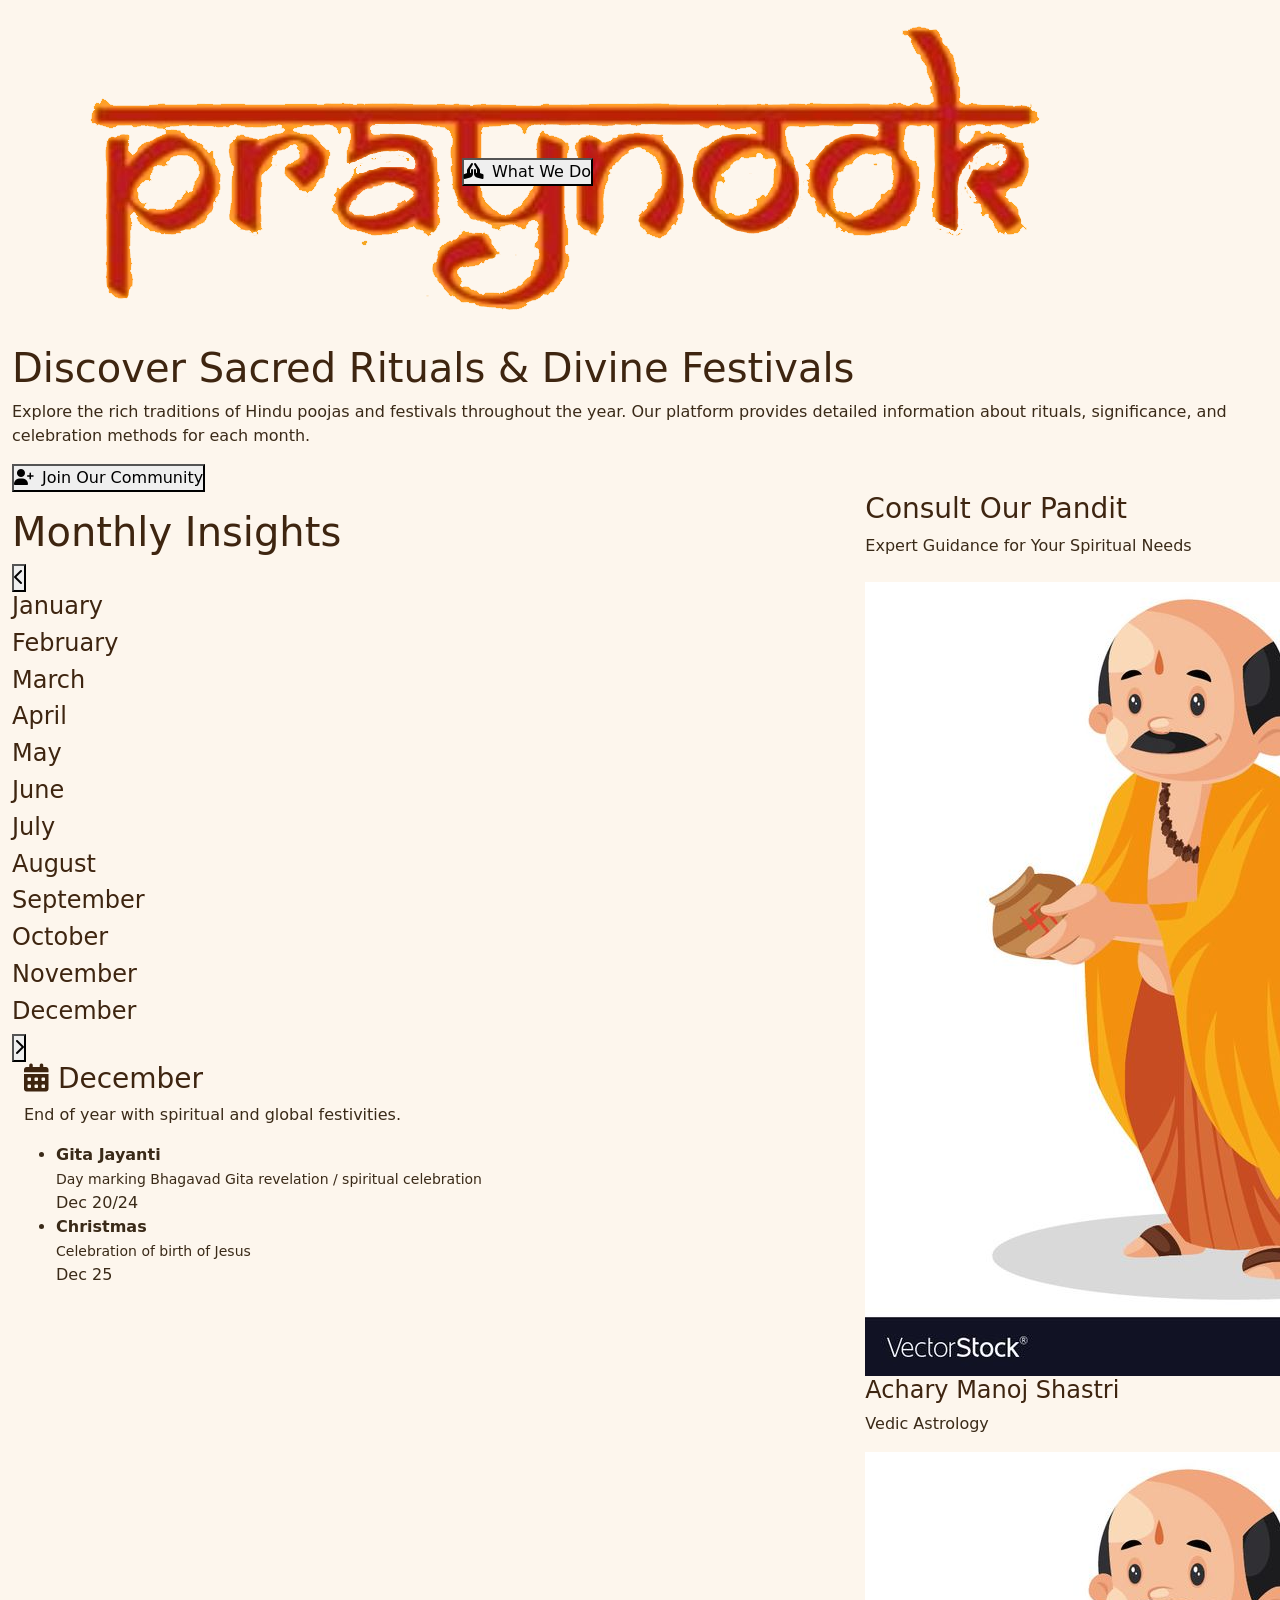
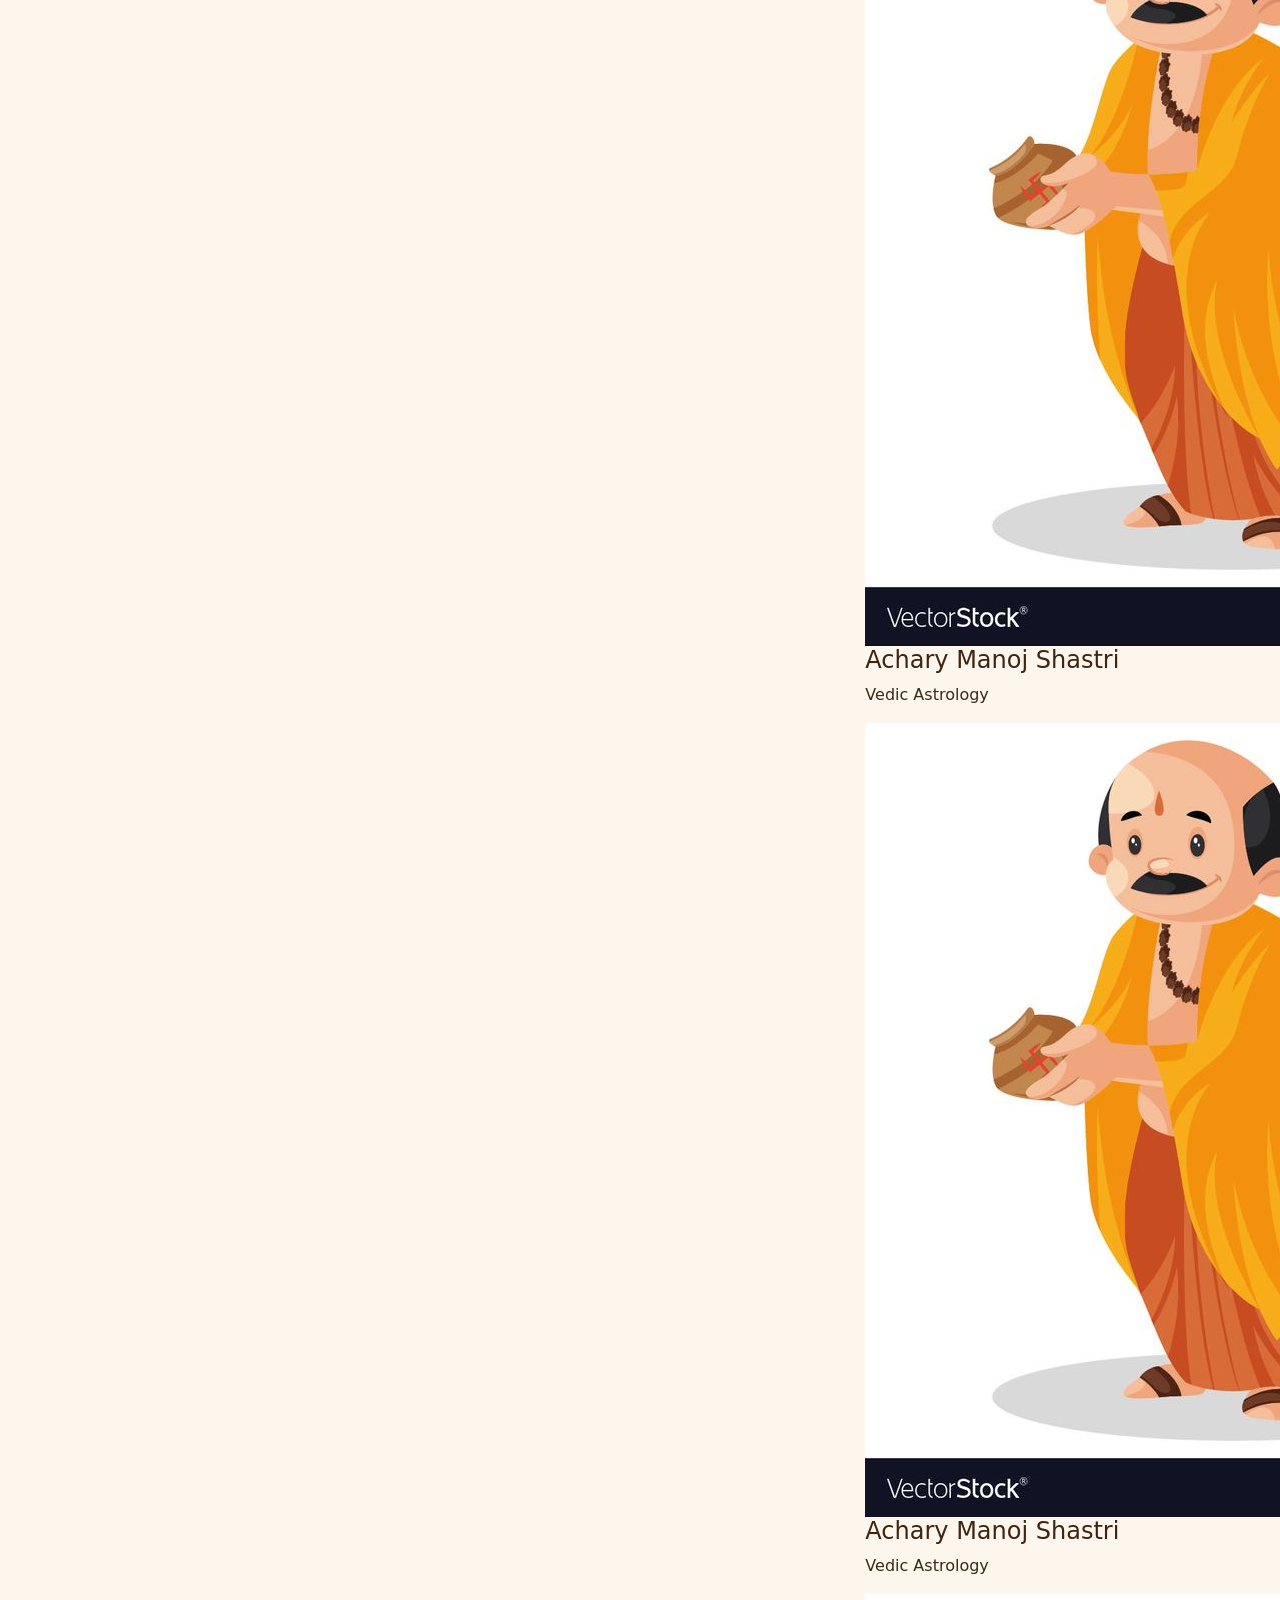
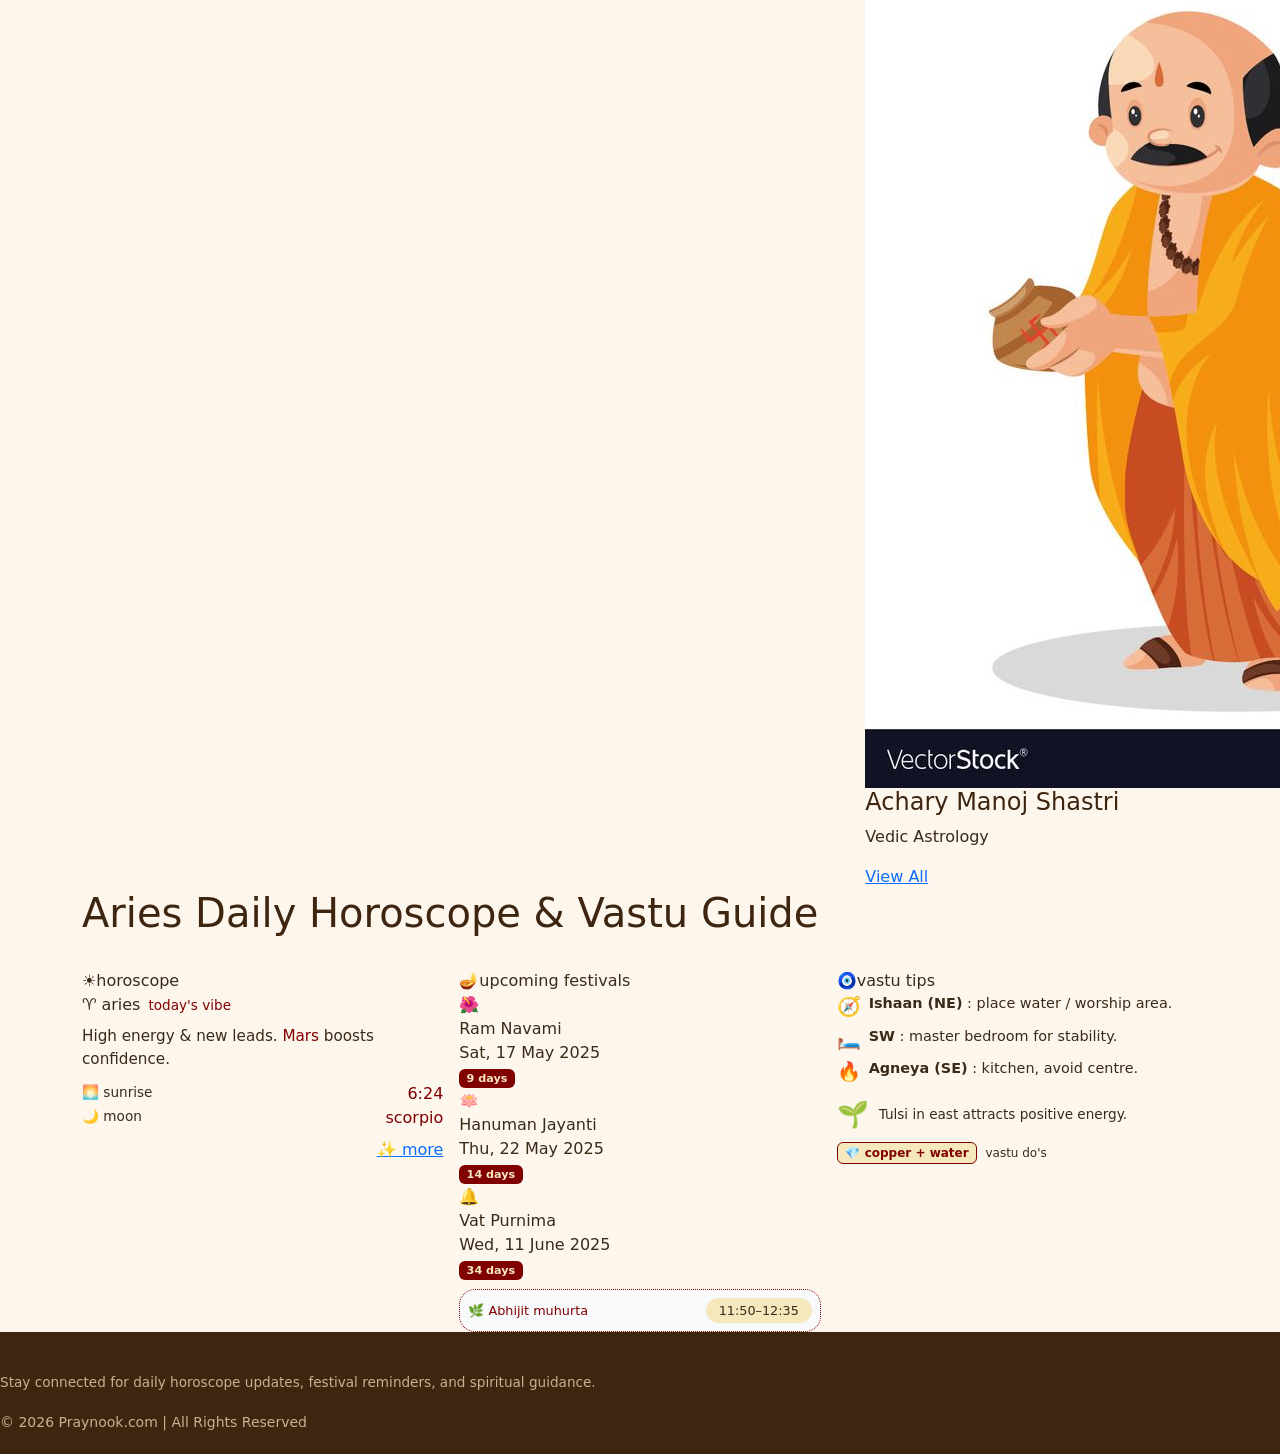
<file: home.html>
<!DOCTYPE html>
<html lang="en">

<head>
  <meta charset="UTF-8">
  <meta name="viewport" content="width=device-width, initial-scale=1.0">
  <title>Hindu Pooja & Festivals Guide</title>
  <!-- Bootstrap CSS -->
  <link href="https://cdn.jsdelivr.net/npm/bootstrap@5.3.0-alpha1/dist/css/bootstrap.min.css" rel="stylesheet">
  <!-- Font Awesome -->
  <link rel="stylesheet" href="https://cdnjs.cloudflare.com/ajax/libs/font-awesome/6.4.0/css/all.min.css">
  <!-- Google Fonts -->
  <link
    href="https://fonts.googleapis.com/css2?family=Playfair+Display:wght@400;700&family=Poppins:wght@300;400;500;600&display=swap"
    rel="stylesheet">
  <link rel="stylesheet" href="./assets/style.css">
</head>

<body>
  <!-- Header Section -->
  <header class="py-3">
    <div class="container">
      <div class="row align-items-center">
        <div class="col-lg-4 col-md-6 col-sm-8">
          <div class="logo-container">
            <a href="#" class="logo">

              <div class="logo-text"><img src="./assets/image/praynook-logo.png" alt=""></div>
            </a>
          </div>
        </div>
        <div class="col-lg-8 col-md-6 col-sm-4">
          <div class="nav-menu">
            <button class="nav-btn">
              <i class="fas fa-hands-praying me-2"></i>What We Do
            </button>
          </div>
        </div>
      </div>
    </div>
  </header>

  <!-- Banner Section -->
  <section class="banner-section">
    <div class="container-fluid">
      <div class="banner-content">
        <h1>Discover Sacred Rituals & Divine Festivals</h1>
        <p>Explore the rich traditions of Hindu poojas and festivals throughout the year. Our platform provides detailed
          information about rituals, significance, and celebration methods for each month.</p>
        <button class="join-btn">
          <i class="fas fa-user-plus me-2"></i>Join Our Community
        </button>
      </div>
    </div>
  </section>


  <section class="months-hero">
    <div class="container-fluid">

      <div class="row">



        <div class="col-md-8 mt-3">

          <div class="heading-wrapper">
            <h1>Monthly Insights</h1>
          </div>

          <div class="months-slider-wrapper">
            <button class="slider-btn left" id="prevMonth">
              <i class="fas fa-chevron-left"></i>
            </button>

            <div class="months-container slider" id="monthsContainer">
              <!-- Months loaded by JS -->
            </div>

            <button class="slider-btn right" id="nextMonth">
              <i class="fas fa-chevron-right"></i>
            </button>
          </div>
          <section class="pooja-details">
            <div class="container">
              <div class="pooja-info-card">
                <h3 class="selected-month" id="selectedMonthTitle">
                  <i class="fas fa-calendar-alt"></i>
                  <span>January - Festivals & Poojas</span>
                </h3>

                <p class="month-description" id="monthDescription"></p>

                <ul class="pooja-list" id="poojaList"></ul>
              </div>
            </div>
          </section>
        </div>
        <div class="col-md-4">
          <div class="pandit-consult">

            <div class="padint-whiteborder">


              <h3>Consult Our Pandit</h3>
              <p>Expert Guidance for Your Spiritual Needs</p>

              <div class="pandit-profile">
                <div class="pandit-info mt-4">
                  <div class="pujari-image">
                    <img src="./assets/image/pandit-profile.jpg" alt="">
                  </div>
                  <div class="pujari-name">
                    <h4>Achary Manoj Shastri</h4>
                    <p>Vedic Astrology</p>
                  </div>
                </div>


                <div class="pandit-info mt-2">
                  <div class="pujari-image">
                    <img src="./assets/image/pandit-profile.jpg" alt="">
                  </div>
                  <div class="pujari-name">
                    <h4>Achary Manoj Shastri</h4>
                    <p>Vedic Astrology</p>
                  </div>

                </div>
                <div class="pandit-info mt-2">
                  <div class="pujari-image">
                    <img src="./assets/image/pandit-profile.jpg" alt="">
                  </div>
                  <div class="pujari-name">
                    <h4>Achary Manoj Shastri</h4>
                    <p>Vedic Astrology</p>
                  </div>

                </div>
                <div class="pandit-info mt-2">
                  <div class="pujari-image">
                    <img src="./assets/image/pandit-profile.jpg" alt="">
                  </div>
                  <div class="pujari-name">
                    <h4>Achary Manoj Shastri</h4>
                    <p>Vedic Astrology</p>
                  </div>

                </div>
              </div>
              <div class="view-pandit">
                <a href="./assets/pandit-details.html">View All</a>
              </div>

            </div>
          </div>

        </div>

      </div>
  </section>

  <!-- Pooja Details -->

  <div class="main-section">
    <div class="container">
       <div class="heading-wrapper">
            <h1>Aries Daily Horoscope & Vastu Guide</h1>
          </div>
      <div class="row g-3 row-cards justify-content-center mt-3">   <!-- smaller gutter -->

        <!-- CARD 1 – HOROSCOPE (compact content) -->
        <div class="col-12 col-md-6 col-lg-4 d-flex">
          <div class="compact-card w-100">
            <div class="card-accent-mini"></div>
            <div class="card-body-mini d-flex flex-column">
              <!-- title line -->
              <div class="d-flex align-items-center compact-mb">
                <span class="icon-mini">☀️</span>
                <span class="card-head-mini">horoscope</span>
              </div>
              <!-- sign badge + short text -->
              <div class="d-flex align-items-center gap-2 mb-2">
                <span class="label-badge">♈ aries</span>
                <span style="font-size:0.85rem; color:#800000;">today's vibe</span>
              </div>
              <p style="font-size:0.95rem; margin-bottom:0.5rem;">High energy & new leads. <span style="color:#800000;">Mars</span> boosts confidence.</p>
              <!-- minimal details -->
              <div class="d-flex justify-content-between mt-1">
                <span style="font-size:0.85rem;">🌅 sunrise</span>
                <span style="color:#800000; font-weight:500;">6:24</span>
              </div>
              <div class="d-flex justify-content-between">
                <span style="font-size:0.85rem;">🌙 moon</span>
                <span style="color:#800000; font-weight:500;">scorpio</span>
              </div>
              <div class="mt-2 text-end">
                <a href="#" class="btn-mini">✨ more</a>
              </div>
            </div>
          </div>
        </div>

        <!-- CARD 2 – EVENT SCHEDULE (festivals / pooja oriented) completely redesigned -->
        <div class="col-12 col-md-6 col-lg-4 d-flex">
          <div class="compact-card w-100">
            <div class="card-accent-mini"></div>
            <div class="card-body-mini d-flex flex-column">
              <div class="d-flex align-items-center compact-mb">
                <span class="icon-mini">🪔</span>   <!-- diya / festive icon -->
                <span class="card-head-mini">upcoming festivals</span>
              </div>
              <!-- festival 1 – pooja related -->
              <div class="festival-row">
                <span class="fest-icon">🌺</span>
                <div style="flex:1;">
                  <div class="fest-name">Ram Navami</div>
                  <div class="fest-date">Sat, 17 May 2025</div>
                </div>
                <span class="badge" style="background:#800000; color:#f5e8bd; font-size:0.7rem;">9 days</span>
              </div>
              <!-- festival 2 – pooja related -->
              <div class="festival-row">
                <span class="fest-icon">🪷</span>
                <div style="flex:1;">
                  <div class="fest-name">Hanuman Jayanti</div>
                  <div class="fest-date">Thu, 22 May 2025</div>
                </div>
                <span class="badge" style="background:#800000; color:#f5e8bd; font-size:0.7rem;">14 days</span>
              </div>
              <!-- festival 3 – another pooja -->
              <div class="festival-row">
                <span class="fest-icon">🔔</span>
                <div style="flex:1;">
                  <div class="fest-name">Vat Purnima</div>
                  <div class="fest-date">Wed, 11 June 2025</div>
                </div>
                <span class="badge" style="background:#800000; color:#f5e8bd; font-size:0.7rem;">34 days</span>
              </div>
              
              <!-- auspicious muhurta (tiny) for pooja -->
              <div class="d-flex mt-2 justify-content-between align-items-center bg-light p-2 rounded-4" style="border: 1px dotted #800000;">
                <span style="font-size:0.8rem; color:#800000;">🌿 Abhijit muhurta</span>
                <span style="font-size:0.8rem; background:#f5e8bd; padding:0.2rem 0.8rem; border-radius: 20px;">11:50–12:35</span>
              </div>
            </div>
          </div>
        </div>

        <!-- CARD 3 – VASTU SHASTRA (compact, less content) -->
        <div class="col-12 col-md-6 col-lg-4 d-flex">
          <div class="compact-card w-100">
            <div class="card-accent-mini"></div>
            <div class="card-body-mini d-flex flex-column">
              <div class="d-flex align-items-center compact-mb">
                <span class="icon-mini">🧿</span>
                <span class="card-head-mini">vastu tips</span>
              </div>
              <!-- simple vastu pointers (compact) -->
              <div class="d-flex gap-2 mb-1">
                <span style="color:#800000; font-size:1.2rem;">🧭</span>
                <span style="font-size:0.9rem;"><strong>Ishaan (NE)</strong> : place water / worship area.</span>
              </div>
              <div class="d-flex gap-2 mb-1">
                <span style="color:#800000; font-size:1.2rem;">🛏️</span>
                <span style="font-size:0.9rem;"><strong>SW</strong> : master bedroom for stability.</span>
              </div>
              <div class="d-flex gap-2 mb-2">
                <span style="color:#800000; font-size:1.2rem;">🔥</span>
                <span style="font-size:0.9rem;"><strong>Agneya (SE)</strong> : kitchen, avoid centre.</span>
              </div>
              <!-- special tip block - small -->
              <div class="tip-block d-flex align-items-center">
                <span style="font-size:1.6rem; margin-right:10px;">🌱</span>
                <div style="font-size:0.85rem;">Tulsi in east attracts positive energy.</div>
              </div>
              <!-- tiny remedy -->
              <div class="mt-2 d-flex align-items-center">
                <span class="badge" style="background:#f5e8bd; color:#800000; border:1px solid #800000;">💎 copper + water</span>
                <span style="font-size:0.75rem; margin-left:8px;">vastu do's</span>
              </div>
            </div>
          </div>
        </div>
      </div> <!-- row -->
    </div> <!-- container -->
  </div> <!-- main-section -->

  <!-- simple footer (normal, no header) -->
  <footer>
    <p>Stay connected for daily horoscope updates, festival reminders, and spiritual guidance.</p>
    <small>© 2026 Praynook.com | All Rights Reserved</small>
  </footer>


  <!-- Bootstrap & JS -->
  <script src="https://cdn.jsdelivr.net/npm/bootstrap@5.3.0-alpha1/dist/js/bootstrap.bundle.min.js"></script>

<script>
  const monthsData = [


   {
        name: "January",
        festivals: ["New Year", "Lohri", "Makar Sankranti", "Pongal", "Vasant Panchami", "Republic Day"],
        description: "January has New Year celebrations, harvest festivals, and national holiday.",
        poojas: [
          { name: "New Year", date: "Jan 1", detail: "Start of the year" },
          { name: "Lohri", date: "Jan 13", detail: "Winter festival" },
          { name: "Makar Sankranti", date: "Jan 14", detail: "Sun enters Capricorn / harvest festival" },
          { name: "Pongal", date: "Jan 14", detail: "Harvest festival (South India)" },
          { name: "Vasant Panchami", date: "Jan 23", detail: "Spring festival dedicated to Saraswati" },
          { name: "Republic Day", date: "Jan 26", detail: "National holiday commemorating Indian Republic" }
        ]
      },
      {
        name: "February",
        festivals: ["Guru Ravidas Jayanti", "Maha Shivaratri"],
        description: "February has devotional festivals including Shivaratri and Guru Ravidas Jayanti.",
        poojas: [
          { name: "Guru Ravidas Jayanti", date: "Feb 1", detail: "Birth anniversary of Guru Ravidas" },
          { name: "Maha Shivaratri", date: "Feb 15", detail: "Night of Shiva worship",
              link: "./assets/pooja-details.html" 
           },
         
        ]
      },
      {
        name: "March",
        festivals: ["Holika Dahan", "Holi", "Rama Navami", "Mahavir Jayanti", "Chaitra Navratri"],
        description: "Month of colors and spring festivals.",
        poojas: [
          { name: "Holika Dahan", date: "Mar 3", detail: "Bonfire eve of Holi" },
          { name: "Holi", date: "Mar 4", detail: "Festival of colors" },
          { name: "Rama Navami", date: "Mar 26/27", detail: "Birth of Lord Rama" },
          { name: "Mahavir Jayanti", date: "Mar 29", detail: "Birth anniversary of Mahavira" },
          { name: "Chaitra Navratri", date: "Mar 19", detail: "Start of spring Navratri" }
        ]
      },
      {
        name: "April",
        festivals: ["Hanuman Jayanti", "Good Friday", "Tamil New Year / Puthandu", "Akshaya Tritiya"],
        description: "April brings festivals celebrating divine births and seasonal rites.",
        poojas: [
          { name: "Hanuman Jayanti", date: "Apr 2", detail: "Birth of Lord Hanuman" },
          { name: "Good Friday", date: "Apr 3", detail: "Christian holiday observed in India" },
          { name: "Tamil New Year / Puthandu", date: "Apr 14", detail: "Regional New Year" },
          { name: "Akshaya Tritiya", date: "Apr 20", detail: "Auspicious day for new beginnings" }
        ]
      },
      {
        name: "May",
        festivals: ["Buddha Purnima"],
        description: "May includes Buddha Purnima and spring devotional observances.",
        poojas: [
          { name: "Buddha Purnima", date: "May 1", detail: "Birth of Lord Buddha" }
        ]
      },
      {
        name: "June",
        festivals: ["Ratha Yatra"],
        description: "June has the famous chariot festival and seasonal observances.",
        poojas: [
          { name: "Ratha Yatra", date: "Jun 24", detail: "Chariot festival of Jagannath (approx)" }
        ]
      },
      {
        name: "July",
        festivals: ["Guru Purnima"],
        description: "July celebrates spiritual teachers and devotion.",
        poojas: [
          { name: "Guru Purnima", date: "Jul 29", detail: "Honoring gurus and teachers" }
        ]
      },
      {
        name: "August",
        festivals: ["Raksha Bandhan", "Janmashtami"],
        description: "August has sibling festival and Krishna’s birth celebration.",
        poojas: [
          { name: "Raksha Bandhan", date: "Aug 28", detail: "Celebration of brother–sister bond" },
          { name: "Janmashtami", date: "Aug 4", detail: "Birth of Lord Krishna" }
        ]
      },
      {
        name: "September",
        festivals: ["Ganesh Chaturthi"],
        description: "September includes the Ganesh festival.",
        poojas: [
          { name: "Ganesh Chaturthi", date: "Sep 14", detail: "Festival of Lord Ganesha" }
        ]
      },
      {
        name: "October",
        festivals: ["Navratri", "Dussehra"],
        description: "Autumn festivals celebrating goddess and victory of good over evil.",
        poojas: [
          { name: "Navratri Begins", date: "Oct 11", detail: "Nine nights of goddess worship" },
          { name: "Dussehra", date: "Oct 20", detail: "Victory of Rama over Ravana" }
        ]
      },
      {
        name: "November",
        festivals: ["Dhanteras", "Diwali", "Govardhan Puja", "Bhai Dooj", "Chhath Puja"],
        description: "Festival of lights and harvest observances.",
        poojas: [
          { name: "Dhanteras", date: "Nov 6", detail: "Start of Diwali festivities" },
          { name: "Diwali", date: "Nov 8", detail: "Festival of lights" },
          { name: "Govardhan Puja", date: "Nov 9/10", detail: "Offering to Lord Krishna" },
          { name: "Bhai Dooj", date: "Nov 11", detail: "Sibling festival" },
          { name: "Chhath Puja", date: "Nov 15", detail: "Sun worship festival" }
        ]
      },
      {
        name: "December",
        festivals: ["Gita Jayanti", "Christmas"],
        description: "End of year with spiritual and global festivities.",
        poojas: [
          { name: "Gita Jayanti", date: "Dec 20/24", detail: "Day marking Bhagavad Gita revelation / spiritual celebration" },
          { name: "Christmas", date: "Dec 25", detail: "Celebration of birth of Jesus" }
        ]
      }
  
    // Baaki months same rakho...
  ];

  const monthsContainer = document.getElementById("monthsContainer");
  const selectedMonthTitle = document.getElementById("selectedMonthTitle");
  const monthDescription = document.getElementById("monthDescription");
  const poojaList = document.getElementById("poojaList");

  let currentMonthIndex = new Date().getMonth(); // 👈 Current Month Detect

  function renderMonths() {
    monthsData.forEach((month, index) => {
      const card = document.createElement("div");
      card.className = "month-card";
      card.innerHTML = `
        <h4>${month.name}</h4>
      `;
      card.onclick = () => setActiveMonth(index);
      monthsContainer.appendChild(card);
    });
  }

  function setActiveMonth(index) {
    currentMonthIndex = index;

    document.querySelectorAll(".month-card")
      .forEach(c => c.classList.remove("active"));

    monthsContainer.children[index].classList.add("active");

    const month = monthsData[index];
    selectedMonthTitle.innerHTML =
      `<i class="fas fa-calendar-alt"></i> ${month.name}`;
    monthDescription.innerText = month.description;

    poojaList.innerHTML = "";

    month.poojas.forEach(p => {
      poojaList.innerHTML += `
        <li>
          <div>
            <strong>${p.name}</strong><br>
            <small>${p.detail}</small>
            ${
              p.link
                ? `<br><a href="${p.link}" class="pooja-btn">View Details</a>`
                : ""
            }
          </div>
          <span class="pooja-date">${p.date}</span>
        </li>
      `;
    });
  }

  renderMonths();

  // 👇 Start from current month
  setActiveMonth(currentMonthIndex);

  const cardWidth = 180;

  monthsContainer.scrollTo({
    left: currentMonthIndex * cardWidth,
    behavior: "smooth"
  });

  /* Slider Buttons */
  document.getElementById("prevMonth").onclick = () => {
    if (currentMonthIndex > 0) {
      currentMonthIndex--;
      setActiveMonth(currentMonthIndex);
      monthsContainer.scrollTo({
        left: currentMonthIndex * cardWidth,
        behavior: "smooth"
      });
    }
  };

  document.getElementById("nextMonth").onclick = () => {
    if (currentMonthIndex < monthsData.length - 1) {
      currentMonthIndex++;
      setActiveMonth(currentMonthIndex);
      monthsContainer.scrollTo({
        left: currentMonthIndex * cardWidth,
        behavior: "smooth"
      });
    }
  };

  /* Auto Slide from Current Month */
  setInterval(() => {
    currentMonthIndex++;

    if (currentMonthIndex >= monthsData.length) {
      currentMonthIndex = 0;
    }

    setActiveMonth(currentMonthIndex);

    monthsContainer.scrollTo({
      left: currentMonthIndex * cardWidth,
      behavior: "smooth"
    });
  }, 16000);
</script>

  


</body>

</html>
</file>
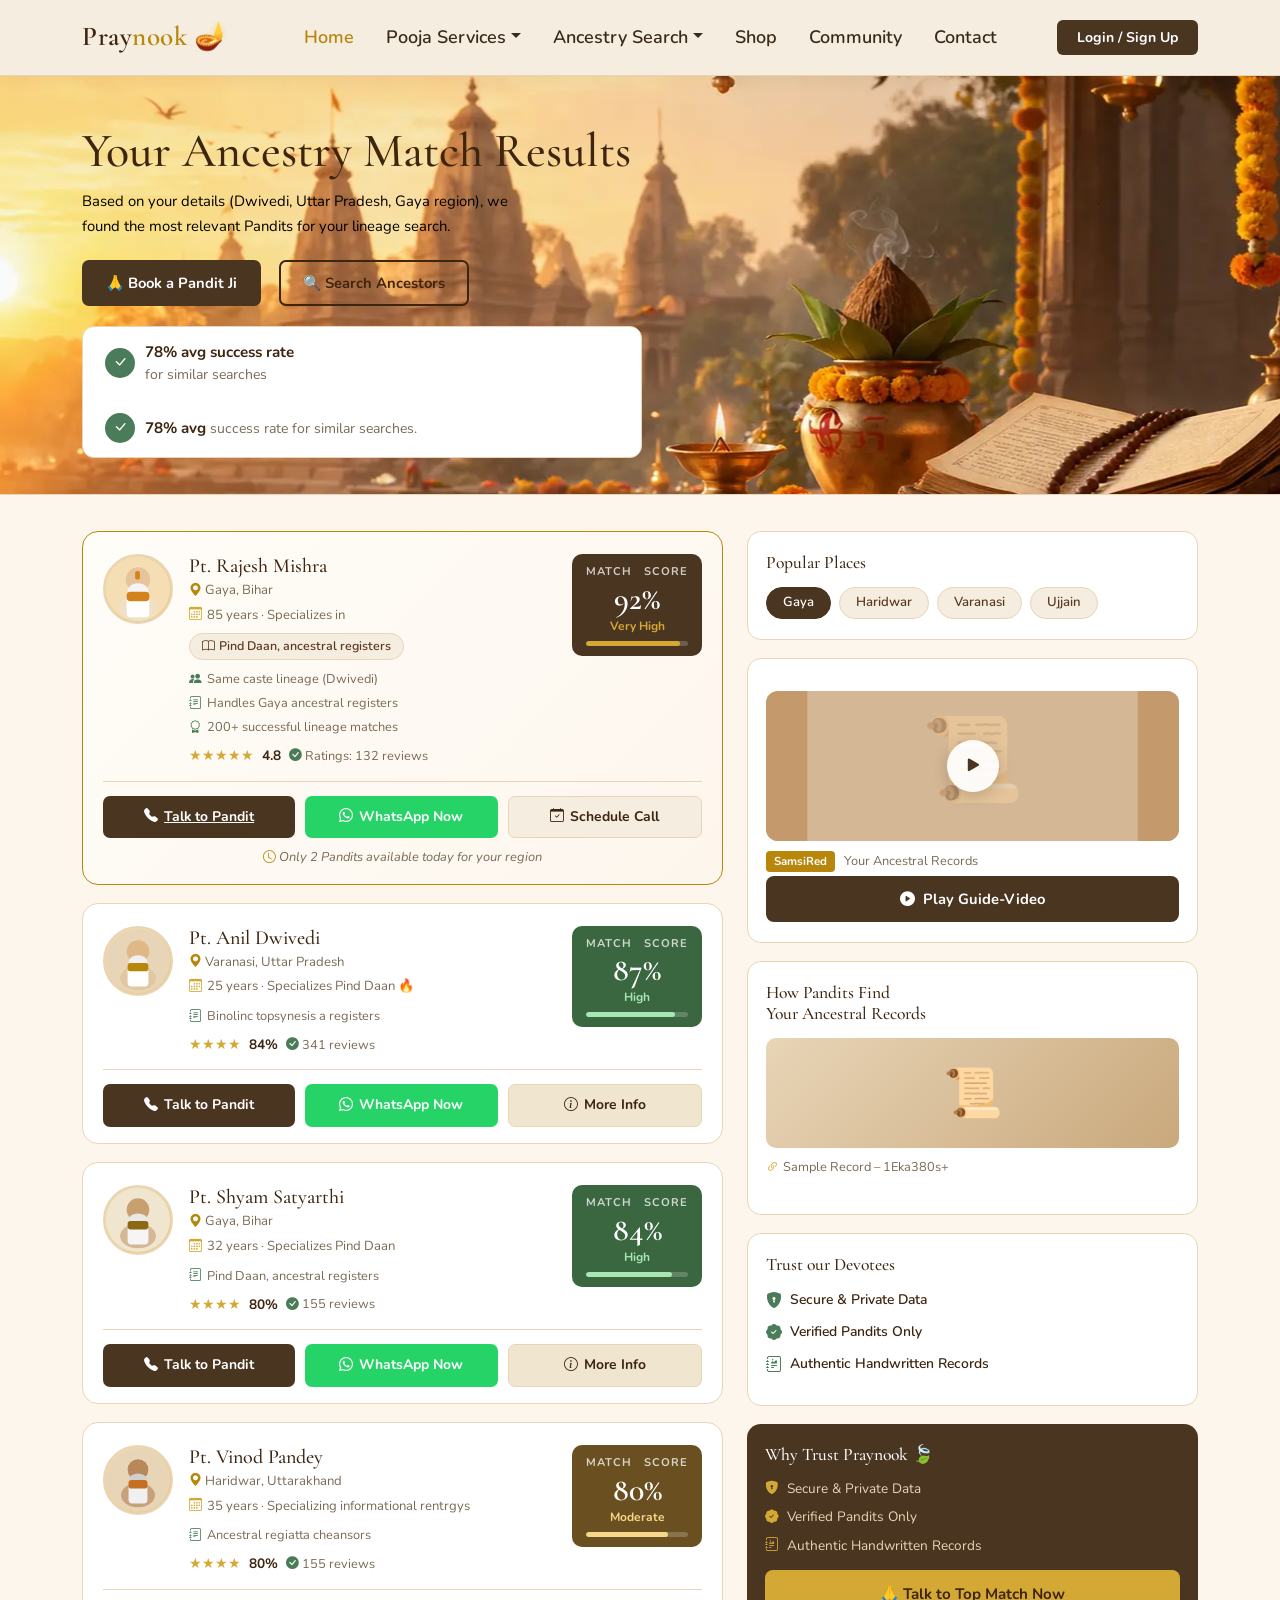
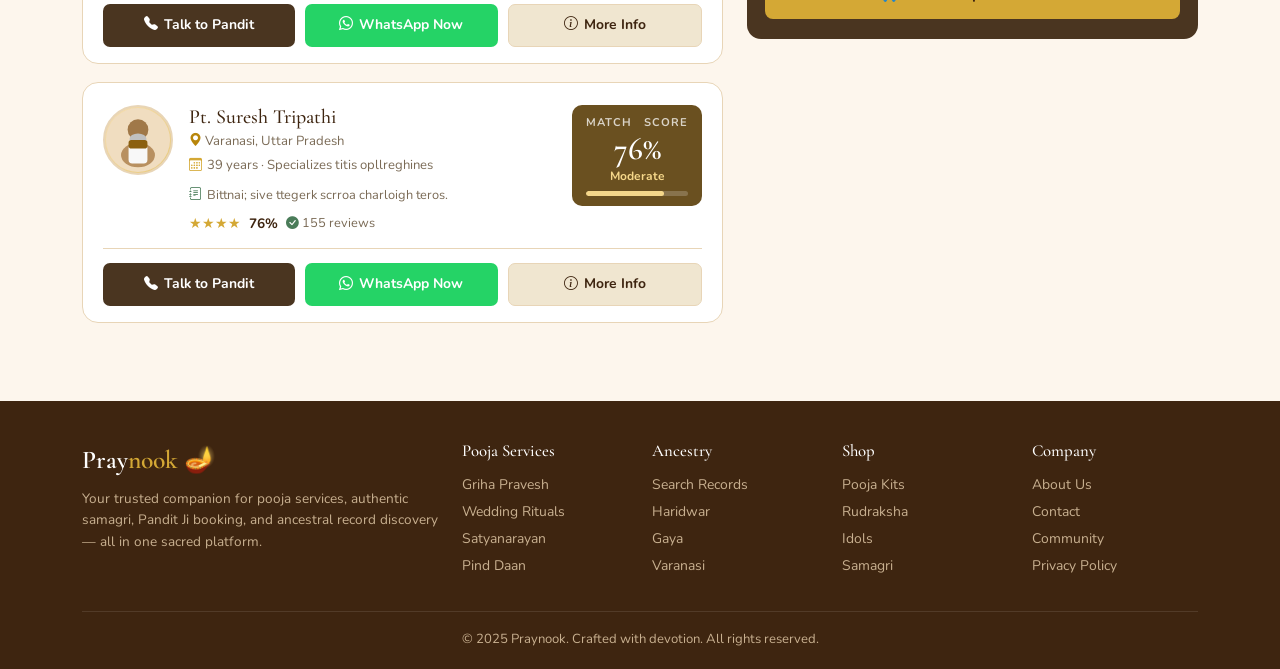
<file: assets/pandit-book.html>
<!DOCTYPE html>
<html lang="en">
  <head>
    <meta charset="UTF-8" />
    <meta name="viewport" content="width=device-width, initial-scale=1.0" />
    <title>Ancestry Match Results – Praynook</title>
 
    <link
      href="https://cdn.jsdelivr.net/npm/bootstrap@5.3.3/dist/css/bootstrap.min.css"
      rel="stylesheet" />
    <link
      href="https://fonts.googleapis.com/css2?family=Cormorant+Garamond:ital,wght@0,400;0,600;1,400&family=Nunito:wght@300;400;600;700&display=swap"
      rel="stylesheet" />
    <link
      href="https://cdn.jsdelivr.net/npm/bootstrap-icons@1.11.3/font/bootstrap-icons.css"
      rel="stylesheet" />
         <link rel="stylesheet" href="./style.css">
    <style>
    :root {
      --cream: #f5ede0;
      --warm-bg: #fdf6ed;
      --sand: #e8d5b7;
      --gold: #b8860b;
      --gold-light: #d4a835;
      --brown: #5c3a1e;
      --brown-dark: #3e2510;
      --muted: #7a6a55;
      --white: #fff;
      --btn-primary: #4a3520;
      --btn-hover: #2e1f0e;
      --green: #4a7c59;
      --green-light: #e8f5e9;
    }
    *, *::before, *::after { box-sizing: border-box; margin: 0; padding: 0; }
    body { font-family: 'Nunito', sans-serif; background: var(--warm-bg); color: var(--text); overflow-x: hidden; }
    h1,h2,h3,h4,h5,h6 { font-family: 'Cormorant Garamond', serif; color: var(--brown-dark); }

    /* ===== HERO ===== */
    .results-hero {
      position: relative;
      background: linear-gradient(110deg, #f5ede0 52%, #e8d5b7 100%);
      overflow: hidden;
      padding: 48px 0 36px;
      border-bottom: 1px solid var(--sand);
    }
    .results-hero::before {
      content: '';
      position: absolute;
      inset: 0;
      background: url("./image/booking-bg.webp");
          background-position: center;
    }
    .hero-z { position: relative; z-index: 2; }
    .results-hero h1 { font-size: clamp(2rem, 4.5vw, 3rem); line-height: 1.15; margin-bottom: 10px; }
    .results-hero p { font-size: 0.93rem; color: #000; max-width: 460px; line-height: 1.65; margin-bottom: 22px; }
    .btn-primary-c {
      background: var(--btn-primary); color: var(--white); border: none; border-radius: 7px;
      padding: 11px 24px; font-weight: 700; font-size: 0.92rem; font-family: 'Nunito', sans-serif;
      cursor: pointer; transition: background .2s, transform .15s; text-decoration: none; display: inline-flex; align-items: center; gap: 6px;
    }
    .btn-primary-c:hover { background: var(--btn-hover); color: var(--white); transform: translateY(-2px); }
    .btn-outline-c {
      background: transparent; color: var(--brown-dark); border: 2px solid var(--brown-dark); border-radius: 7px;
      padding: 10px 22px; font-weight: 700; font-size: 0.92rem; font-family: 'Nunito', sans-serif;
      cursor: pointer; transition: all .2s; text-decoration: none; display: inline-flex; align-items: center; gap: 6px; margin-left: 10px;
    }
    .btn-outline-c:hover { background: var(--btn-primary); color: var(--white); border-color: var(--btn-primary); }

    /* Success rate bar */
    .success-bar {
      background: var(--white);
      border: 1.5px solid var(--sand);
      border-radius: 12px;
      padding: 14px 22px;
      display: flex;
      align-items: center;
      flex-wrap: wrap;
      gap: 28px;
      margin-top: 20px;
      max-width: 560px;
    }
    .success-item { display: flex; align-items: center; gap: 10px; font-size: 0.88rem; color: var(--muted); }
    .success-item .check-circle {
      width: 30px; height: 30px; border-radius: 50%;
      background: var(--green); display: flex; align-items: center; justify-content: center;
      color: white; font-size: 0.9rem; flex-shrink: 0;
    }
    .success-item strong { color: var(--brown-dark); font-size: 0.95rem; }

    /* Hero right pandit image */
    .hero-img-col { position: relative; text-align: right; }

    /* ===== MAIN ===== */
    .main-wrap { padding: 36px 0 60px; }

    /* ===== PANDIT RESULT CARD ===== */
    .pandit-card {
      background: var(--white);
      border: 1.5px solid var(--sand);
      border-radius: 16px;
      padding: 22px 20px 16px;
      margin-bottom: 18px;
      transition: box-shadow .25s, border-color .2s;
      position: relative;
    }
    .pandit-card:hover { box-shadow: 0 8px 32px rgba(90,50,10,0.11); border-color: var(--gold-light); }
    .pandit-card.top-match { border-color: var(--gold); background: linear-gradient(135deg, #fffdf8, #fdf6ed); }

    .card-top-row { display: flex; align-items: flex-start; gap: 16px; margin-bottom: 14px; }
    .pandit-avatar {
      width: 70px; height: 70px; border-radius: 50%; flex-shrink: 0;
      overflow: hidden; border: 2.5px solid var(--sand);
      background: linear-gradient(135deg, #f5deb3, #e8c97a);
      display: flex; align-items: center; justify-content: center;
    }
    .pandit-info { flex: 1; }
    .pandit-info h4 { font-size: 1.25rem; margin-bottom: 3px; }
    .pandit-loc { font-size: 0.82rem; color: var(--muted); margin-bottom: 5px; }
    .pandit-loc i { color: var(--gold); margin-right: 3px; }
    .meta-row { display: flex; flex-wrap: wrap; gap: 10px; font-size: 0.82rem; color: var(--muted); margin-bottom: 4px; }
    .meta-row span { display: flex; align-items: center; gap: 5px; }
    .meta-row i { color: var(--gold-light); }
    .speciality-tag {
      display: inline-flex; align-items: center; gap: 5px;
      background: var(--cream); border: 1px solid var(--sand);
      border-radius: 20px; padding: 3px 12px; font-size: 0.78rem;
      color: var(--brown); font-weight: 600; margin-right: 6px; margin-top: 4px;
    }
    .extra-tags { margin-top: 6px; }
    .extra-tag {
      display: inline-flex; align-items: center; gap: 5px;
      font-size: 0.8rem; color: var(--muted); margin-right: 12px;
    }
    .extra-tag i { color: var(--green); }

    /* Match score badge */
    .match-score-box {
      min-width: 130px; text-align: center;
      border-radius: 10px; padding: 10px 14px;
      background: var(--btn-primary); color: var(--white);
      flex-shrink: 0;
    }
    .match-score-box .match-label { font-size: 0.7rem; font-weight: 700; letter-spacing: 1px; text-transform: uppercase; opacity: 0.75; margin-bottom: 2px; display: flex; justify-content: space-between; }
    .match-score-box .match-pct { font-family: 'Cormorant Garamond', serif; font-size: 2rem; font-weight: 600; line-height: 1; }
    .match-score-box .match-level { font-size: 0.75rem; font-weight: 700; margin-top: 2px; }
    .match-progress { width: 100%; height: 5px; border-radius: 3px; background: rgba(255,255,255,0.2); margin-top: 6px; overflow: hidden; }
    .match-progress-fill { height: 100%; border-radius: 3px; background: var(--gold-light); }

    /* Rating */
    .rating-row { display: flex; align-items: center; gap: 8px; margin-top: 8px; font-size: 0.85rem; }
    .stars-gold { color: var(--gold-light); }
    .rating-num { font-weight: 700; color: var(--brown-dark); }
    .reviews-count { color: var(--muted); font-size: 0.8rem; }
    .reviews-count i { color: var(--green); }

    /* CTA buttons */
    .card-actions { display: flex; gap: 10px; flex-wrap: wrap; margin-top: 14px; padding-top: 14px; border-top: 1px solid var(--sand); }
    .btn-talk {
      flex: 1; min-width: 120px; background: var(--btn-primary); color: var(--white);
      border: none; border-radius: 7px; padding: 10px 14px; font-size: 0.87rem; font-weight: 700;
      font-family: 'Nunito', sans-serif; cursor: pointer; transition: background .2s;
      display: flex; align-items: center; justify-content: center; gap: 6px;
    }
    .btn-talk:hover { background: var(--btn-hover); }
    .btn-whatsapp {
      flex: 1; min-width: 120px; background: #25D366; color: var(--white);
      border: none; border-radius: 7px; padding: 10px 14px; font-size: 0.87rem; font-weight: 700;
      font-family: 'Nunito', sans-serif; cursor: pointer; transition: background .2s;
      display: flex; align-items: center; justify-content: center; gap: 6px;
    }
    .btn-whatsapp:hover { background: #1da855; }
    .btn-schedule {
      flex: 1; min-width: 120px; background: var(--cream); color: var(--brown-dark);
      border: 1.5px solid var(--sand); border-radius: 7px; padding: 10px 14px; font-size: 0.87rem; font-weight: 700;
      font-family: 'Nunito', sans-serif; cursor: pointer; transition: all .2s;
      display: flex; align-items: center; justify-content: center; gap: 6px;
    }
    .btn-schedule:hover { background: var(--sand); }
    .btn-moreinfo {
      flex: 1; min-width: 120px; background: #f0e6d0; color: var(--brown-dark);
      border: 1.5px solid var(--sand); border-radius: 7px; padding: 10px 14px; font-size: 0.87rem; font-weight: 700;
      font-family: 'Nunito', sans-serif; cursor: pointer; transition: all .2s;
      display: flex; align-items: center; justify-content: center; gap: 6px;
    }
    .btn-moreinfo:hover { background: var(--sand); }

    /* Availability note */
    .avail-note {
      text-align: center; font-size: 0.8rem; color: var(--muted);
      margin-top: 10px; font-style: italic;
    }
    .avail-note i { color: var(--gold); }

    /* ===== SIDEBAR ===== */
    .sidebar-box {
      background: var(--white);
      border: 1.5px solid var(--sand);
      border-radius: 14px;
      padding: 20px 18px;
      margin-bottom: 18px;
    }
    .sidebar-box h5 { font-size: 1.1rem; margin-bottom: 14px; }

    /* Popular places */
    .places-wrap { display: flex; flex-wrap: wrap; gap: 8px; }
    .place-chip {
      background: var(--cream); border: 1.5px solid var(--sand);
      border-radius: 20px; padding: 5px 16px; font-size: 0.82rem;
      font-weight: 600; color: var(--brown); cursor: pointer; transition: all .2s;
    }
    .place-chip:hover, .place-chip.active { background: var(--btn-primary); color: var(--white); border-color: var(--btn-primary); }

    /* Video thumbnail */
    .video-thumb {
      position: relative; border-radius: 12px; overflow: hidden;
      background: linear-gradient(135deg, #d4b896, #c49a6c);
      height: 150px; cursor: pointer; margin: 12px 0 10px;
      display: flex; align-items: center; justify-content: center;
    }
    .video-thumb::before {
      content: '';
      position: absolute; inset: 0;
      background: url("data:image/svg+xml,%3Csvg xmlns='http://www.w3.org/2000/svg' viewBox='0 0 200 150'%3E%3Crect width='200' height='150' fill='%23c49a6c'/%3E%3Crect x='20' y='20' width='160' height='110' fill='%23d4b896' rx='4'/%3E%3Ctext x='100' y='85' text-anchor='middle' font-size='40' fill='%23b8860b' opacity='0.4'%3E📜%3C/text%3E%3C/svg%3E") center/cover;
    }
    .play-btn {
      width: 52px; height: 52px; border-radius: 50%;
      background: rgba(255,255,255,0.92); display: flex; align-items: center; justify-content: center;
      font-size: 1.4rem; color: var(--btn-primary); position: relative; z-index: 2;
      box-shadow: 0 4px 16px rgba(0,0,0,0.18); transition: transform .2s;
    }
    .play-btn:hover { transform: scale(1.1); }
    .video-label { font-size: 0.8rem; color: var(--muted); margin-bottom: 4px; }
    .samsi-badge {
      display: inline-block; background: var(--gold); color: var(--white);
      border-radius: 4px; padding: 2px 8px; font-size: 0.72rem; font-weight: 700; margin-right: 6px;
    }
    .btn-play-guide {
      width: 100%; background: var(--btn-primary); color: var(--white);
      border: none; border-radius: 8px; padding: 12px; font-weight: 700;
      font-size: 0.92rem; font-family: 'Nunito', sans-serif; cursor: pointer;
      transition: background .2s; display: flex; align-items: center; justify-content: center; gap: 8px;
    }
    .btn-play-guide:hover { background: var(--btn-hover); }

    /* How Pandits find records */
    .how-thumb {
      border-radius: 10px; overflow: hidden; margin: 10px 0;
      background: linear-gradient(135deg, #e8d5b7, #c9a87c);
      height: 110px; display: flex; align-items: center; justify-content: center;
      font-size: 3rem;
    }
    .sample-record { font-size: 0.8rem; color: var(--muted); }
    .sample-record i { color: var(--gold-light); margin-right: 4px; }

    /* Trust */
    .trust-item-s {
      display: flex; align-items: center; gap: 8px;
      font-size: 0.87rem; color: var(--brown-dark); margin-bottom: 8px; font-weight: 600;
    }
    .trust-item-s i { color: var(--green); font-size: 1rem; }

    /* Why trust */
    .why-trust-box {
      background: var(--btn-primary); border-radius: 14px; padding: 20px 18px;
    }
    .why-trust-box h5 { color: var(--white) !important; font-size: 1.1rem; margin-bottom: 14px; }
    .wt-item { display: flex; align-items: center; gap: 8px; font-size: 0.85rem; color: #e8d5b7; margin-bottom: 8px; }
    .wt-item i { color: var(--gold-light); }
    .btn-top-match {
      width: 100%; background: var(--gold-light); color: var(--brown-dark);
      border: none; border-radius: 8px; padding: 13px; font-weight: 700;
      font-size: 0.95rem; font-family: 'Nunito', sans-serif; cursor: pointer;
      margin-top: 14px; transition: background .2s;
      display: flex; align-items: center; justify-content: center; gap: 8px;
    }
    .btn-top-match:hover { background: var(--gold); }

    /* Fade animation */
    .fade-up { opacity: 0; transform: translateY(24px); transition: opacity .5s ease, transform .5s ease; }
    .fade-up.visible { opacity: 1; transform: translateY(0); }

    /* Toast */
    #toast {
      position: fixed; bottom: 28px; right: 28px;
      background: var(--btn-primary); color: #fff;
      padding: 13px 20px; border-radius: 10px;
      font-size: 0.9rem; font-weight: 600; z-index: 9999;
      display: none; box-shadow: 0 8px 32px rgba(0,0,0,0.18);
      border-left: 4px solid var(--gold-light);
    }

    @media(max-width:768px) {
      .card-top-row { flex-wrap: wrap; }
      .match-score-box { min-width: 110px; }
      .card-actions { flex-direction: column; }
      .btn-talk, .btn-whatsapp, .btn-schedule, .btn-moreinfo { flex: none; width: 100%; }
    }
  </style>
  </head>
  <body>
    <!-- NAVBAR -->
<nav class="navbar navbar-expand-lg">
  <div class="container">
    <a class="navbar-brand" href="../index.html">Pray<span>nook</span> 🪔</a>
    <button class="navbar-toggler border-0" type="button" data-bs-toggle="collapse" data-bs-target="#navMenu">
      <i class="bi bi-list fs-2" style="color:var(--brown-dark)"></i>
    </button>
    <div class="collapse navbar-collapse" id="navMenu">
      <ul class="navbar-nav mx-auto mb-2 mb-lg-0 gap-1">
        <li class="nav-item"><a class="nav-link active" href="../index.html">Home</a></li>
        <li class="nav-item dropdown">
          <a class="nav-link dropdown-toggle" href="#" data-bs-toggle="dropdown">Pooja Services</a>
          <ul class="dropdown-menu border-0 shadow" style="background:var(--cream)">
            <li><a class="dropdown-item" href="#">Griha Pravesh</a></li>
            <li><a class="dropdown-item" href="#">Satyanarayan Pooja</a></li>
            <li><a class="dropdown-item" href="#">Wedding Rituals</a></li>
            <li><a class="dropdown-item" href="#">Shraddh & Pind Daan</a></li>
          </ul>
        </li>
        <li class="nav-item dropdown">
          <a class="nav-link dropdown-toggle" href="#" data-bs-toggle="dropdown">Ancestry Search</a>
          <ul class="dropdown-menu border-0 shadow" style="background:var(--cream)">
            <li><a class="dropdown-item" href="#">Haridwar Records</a></li>
            <li><a class="dropdown-item" href="#">Gaya Records</a></li>
            <li><a class="dropdown-item" href="#">Varanasi Records</a></li>
          </ul>
        </li>
        <li class="nav-item"><a class="nav-link" href="#">Shop</a></li>
        <li class="nav-item"><a class="nav-link" href="#">Community</a></li>
        <li class="nav-item"><a class="nav-link" href="#">Contact</a></li>
      </ul>
      <a href="#" class="nav-link btn-login">Login / Sign Up</a>
    </div>
  </div>
</nav>

    <!-- ===== HERO SECTION ===== -->
    <section class="results-hero">
      <div class="container">
        <div class="row align-items-center">
          <div class="col-lg-7 hero-z fade-up">
            <h1>Your Ancestry Match Results</h1>
            <p>Based on your details (Dwivedi, Uttar Pradesh, Gaya region), we
              found the most relevant Pandits for your lineage search.</p>
            <div class="d-flex flex-wrap gap-2">
              <a href="#" class="btn-primary-c">🙏 Book a Pandit Ji</a>
              <a href="#" class="btn-outline-c">🔍 Search Ancestors</a>
            </div>
            <div class="success-bar fade-up">
              <div class="success-item">
                <div class="check-circle"><i class="bi bi-check-lg"></i></div>
                <div><strong>78% avg success rate</strong><br />for similar
                  searches</div>
              </div>
              <div class="success-item">
                <div class="check-circle"><i class="bi bi-check-lg"></i></div>
                <div><strong>78% avg</strong> success rate for similar
                  searches.</div>
              </div>
            </div>
          </div>
          <div class="col-lg-5 hero-z text-center fade-up">
            
          </div>
        </div>
      </div>
    </section>

    <!-- ===== MAIN CONTENT ===== -->
    <section class="main-wrap">
      <div class="container">
        <div class="row g-4">

          <!-- LEFT: Pandit Cards -->
          <div class="col-lg-7">

            <!-- Card 1: Pt. Rajesh Mishra (Top Match) -->
            <div class="pandit-card top-match fade-up">
              <div class="card-top-row">
                <div class="pandit-avatar">
                  <svg viewBox="0 0 70 70" xmlns="http://www.w3.org/2000/svg"
                    width="70" height="70">
                    <circle cx="35" cy="35" r="34" fill="#f5deb3" />
                    <circle cx="35" cy="25" r="13" fill="#e8c49a" />
                    <ellipse cx="35" cy="37" rx="11" ry="8" fill="#f5f5f5" />
                    <ellipse cx="35" cy="46" rx="9" ry="6" fill="#f5f5f5" />
                    <ellipse cx="35" cy="55" rx="20" ry="14" fill="#f0e0c8" />
                    <rect x="23" y="43" width="24" height="22" fill="#fff"
                      rx="4" />
                    <rect x="23" y="38" width="24" height="10" fill="#d4821a"
                      rx="4" />
                    <rect x="32" y="16" width="5" height="9" fill="#d4821a"
                      rx="2" />
                  </svg>
                </div>
                <div class="pandit-info">
                  <h4>Pt. Rajesh Mishra</h4>
                  <p class="pandit-loc"><i class="bi bi-geo-alt-fill"></i>Gaya,
                    Bihar</p>
                  <div class="meta-row">
                    <span><i class="bi bi-calendar3"></i>85 years · Specializes
                      in</span>
                  </div>
                  <div>
                    <span class="speciality-tag"><i class="bi bi-book"></i>Pind
                      Daan, ancestral registers</span>
                  </div>
                  <div class="extra-tags">
                    <span class="extra-tag"><i
                        class="bi bi-people-fill"></i>Same caste lineage
                      (Dwivedi)</span>
                    <span class="extra-tag"><i
                        class="bi bi-journal-text"></i>Handles Gaya ancestral
                      registers</span>
                    <span class="extra-tag"><i class="bi bi-award"></i>200+
                      successful lineage matches</span>
                  </div>
                  <div class="rating-row">
                    <span class="stars-gold">★★★★★</span>
                    <span class="rating-num">4.8</span>
                    <span class="reviews-count"><i
                        class="bi bi-check-circle-fill"></i> Ratings: 132
                      reviews</span>
                  </div>
                </div>
                <div class="match-score-box">
                  <div
                    class="match-label"><span>MATCH</span><span>SCORE</span></div>
                  <div class="match-pct">92%</div>
                  <div class="match-level" style="color:var(--gold-light)">Very
                    High</div>
                  <div class="match-progress"><div class="match-progress-fill"
                      style="width:92%"></div></div>
                </div>
              </div>
              <div class="card-actions">
                <a href="./pandit-connect.html" class="btn-talk">
                  <i class="bi bi-telephone-fill"></i> Talk to Pandit
              </a>
                <button class="btn-whatsapp"
                  onclick="showToast('💬 Opening WhatsApp...')">
                  <i class="bi bi-whatsapp"></i> WhatsApp Now
                </button>
                <button class="btn-schedule"
                  onclick="showToast('📅 Opening scheduler...')">
                  <i class="bi bi-calendar-check"></i> Schedule Call
                </button>
              </div>
              <div class="avail-note"><i class="bi bi-clock"></i> Only 2 Pandits
                available today for your region</div>
            </div>

            <!-- Card 2: Pt. Anil Dwivedi -->
            <div class="pandit-card fade-up">
              <div class="card-top-row">
                <div class="pandit-avatar">
                  <svg viewBox="0 0 70 70" xmlns="http://www.w3.org/2000/svg"
                    width="70" height="70">
                    <circle cx="35" cy="35" r="34" fill="#e8d5b7" />
                    <circle cx="35" cy="25" r="12" fill="#deb887" />
                    <ellipse cx="35" cy="36" rx="10" ry="7" fill="#f0f0f0" />
                    <ellipse cx="35" cy="44" rx="8" ry="5" fill="#f0f0f0" />
                    <ellipse cx="35" cy="53" rx="19" ry="13" fill="#e0c8a0" />
                    <rect x="24" y="42" width="22" height="20" fill="#fff"
                      rx="4" />
                    <rect x="24" y="37" width="22" height="9" fill="#b8860b"
                      rx="3" />
                  </svg>
                </div>
                <div class="pandit-info">
                  <h4>Pt. Anil Dwivedi</h4>
                  <p class="pandit-loc"><i
                      class="bi bi-geo-alt-fill"></i>Varanasi, Uttar Pradesh</p>
                  <div class="meta-row">
                    <span><i class="bi bi-calendar3"></i>25 years · Specializes
                      Pind Daan 🔥</span>
                  </div>
                  <div class="extra-tags">
                    <span class="extra-tag"><i
                        class="bi bi-journal-text"></i>Binolinc topsynesis a
                      registers</span>
                  </div>
                  <div class="rating-row">
                    <span class="stars-gold">★★★★</span>
                    <span class="rating-num">84%</span>
                    <span class="reviews-count"><i
                        class="bi bi-check-circle-fill"></i> 341 reviews</span>
                  </div>
                </div>
                <div class="match-score-box" style="background:#3a6640;">
                  <div
                    class="match-label"><span>MATCH</span><span>SCORE</span></div>
                  <div class="match-pct">87%</div>
                  <div class="match-level" style="color:#a8e6b4;">High</div>
                  <div class="match-progress"><div class="match-progress-fill"
                      style="width:87%;background:#a8e6b4;"></div></div>
                </div>
              </div>
              <div class="card-actions">
                <button class="btn-talk"
                  onclick="showToast('📞 Connecting to Pt. Anil Dwivedi...')">
                  <i class="bi bi-telephone-fill"></i> Talk to Pandit
                </button>
                <button class="btn-whatsapp"
                  onclick="showToast('💬 Opening WhatsApp...')">
                  <i class="bi bi-whatsapp"></i> WhatsApp Now
                </button>
                <button class="btn-moreinfo"
                  onclick="showToast('ℹ️ Loading more info...')">
                  <i class="bi bi-info-circle"></i> More Info
                </button>
              </div>
            </div>

            <!-- Card 3: Pt. Shyam Satyarthi -->
            <div class="pandit-card fade-up">
              <div class="card-top-row">
                <div class="pandit-avatar">
                  <svg viewBox="0 0 70 70" xmlns="http://www.w3.org/2000/svg"
                    width="70" height="70">
                    <circle cx="35" cy="35" r="34" fill="#f0e6d0" />
                    <circle cx="35" cy="24" r="12" fill="#c8a070" />
                    <ellipse cx="35" cy="35" rx="10" ry="7" fill="#e8e8e8" />
                    <ellipse cx="35" cy="43" rx="8" ry="5" fill="#e8e8e8" />
                    <ellipse cx="35" cy="52" rx="19" ry="13" fill="#d4b896" />
                    <rect x="24" y="41" width="22" height="20" fill="#f5f5f5"
                      rx="4" />
                    <rect x="24" y="36" width="22" height="9" fill="#8b6914"
                      rx="3" />
                  </svg>
                </div>
                <div class="pandit-info">
                  <h4>Pt. Shyam Satyarthi</h4>
                  <p class="pandit-loc"><i class="bi bi-geo-alt-fill"></i>Gaya,
                    Bihar</p>
                  <div class="meta-row">
                    <span><i class="bi bi-calendar3"></i>32 years · Specializes
                      Pind Daan</span>
                  </div>
                  <div class="extra-tags">
                    <span class="extra-tag"><i
                        class="bi bi-journal-text"></i>Pind Daan, ancestral
                      registers</span>
                  </div>
                  <div class="rating-row">
                    <span class="stars-gold">★★★★</span>
                    <span class="rating-num">80%</span>
                    <span class="reviews-count"><i
                        class="bi bi-check-circle-fill"></i> 155 reviews</span>
                  </div>
                </div>
                <div class="match-score-box" style="background:#3a6640;">
                  <div
                    class="match-label"><span>MATCH</span><span>SCORE</span></div>
                  <div class="match-pct">84%</div>
                  <div class="match-level" style="color:#a8e6b4;">High</div>
                  <div class="match-progress"><div class="match-progress-fill"
                      style="width:84%;background:#a8e6b4;"></div></div>
                </div>
              </div>
              <div class="card-actions">
                <button class="btn-talk"
                  onclick="showToast('📞 Connecting to Pt. Shyam Satyarthi...')">
                  <i class="bi bi-telephone-fill"></i> Talk to Pandit
                </button>
                <button class="btn-whatsapp"
                  onclick="showToast('💬 Opening WhatsApp...')">
                  <i class="bi bi-whatsapp"></i> WhatsApp Now
                </button>
                <button class="btn-moreinfo"
                  onclick="showToast('ℹ️ Loading more info...')">
                  <i class="bi bi-info-circle"></i> More Info
                </button>
              </div>
            </div>

            <!-- Card 4: Pt. Vinod Pandey -->
            <div class="pandit-card fade-up">
              <div class="card-top-row">
                <div class="pandit-avatar">
                  <svg viewBox="0 0 70 70" xmlns="http://www.w3.org/2000/svg"
                    width="70" height="70">
                    <circle cx="35" cy="35" r="34" fill="#e8d5b7" />
                    <circle cx="35" cy="24" r="11" fill="#b8875a" />
                    <ellipse cx="35" cy="34" rx="9" ry="6" fill="#d0d0d0" />
                    <ellipse cx="35" cy="42" rx="7" ry="5" fill="#d0d0d0" />
                    <ellipse cx="35" cy="51" rx="18" ry="13" fill="#c8a07a" />
                    <rect x="25" y="40" width="20" height="20" fill="#f0f0f0"
                      rx="4" />
                    <rect x="25" y="35" width="20" height="9" fill="#c47020"
                      rx="3" />
                  </svg>
                </div>
                <div class="pandit-info">
                  <h4>Pt. Vinod Pandey</h4>
                  <p class="pandit-loc"><i
                      class="bi bi-geo-alt-fill"></i>Haridwar, Uttarakhand</p>
                  <div class="meta-row">
                    <span><i class="bi bi-calendar3"></i>35 years · Specializing
                      informational rentrgys</span>
                  </div>
                  <div class="extra-tags">
                    <span class="extra-tag"><i
                        class="bi bi-journal-text"></i>Ancestral regiatta
                      cheansors</span>
                  </div>
                  <div class="rating-row">
                    <span class="stars-gold">★★★★</span>
                    <span class="rating-num">80%</span>
                    <span class="reviews-count"><i
                        class="bi bi-check-circle-fill"></i> 155 reviews</span>
                  </div>
                </div>
                <div class="match-score-box" style="background:#6a5020;">
                  <div
                    class="match-label"><span>MATCH</span><span>SCORE</span></div>
                  <div class="match-pct">80%</div>
                  <div class="match-level" style="color:#f5d78a;">Moderate</div>
                  <div class="match-progress"><div class="match-progress-fill"
                      style="width:80%;background:#f5d78a;"></div></div>
                </div>
              </div>
              <div class="card-actions">
                <button class="btn-talk"
                  onclick="showToast('📞 Connecting to Pt. Vinod Pandey...')">
                  <i class="bi bi-telephone-fill"></i> Talk to Pandit
                </button>
                <button class="btn-whatsapp"
                  onclick="showToast('💬 Opening WhatsApp...')">
                  <i class="bi bi-whatsapp"></i> WhatsApp Now
                </button>
                <button class="btn-moreinfo"
                  onclick="showToast('ℹ️ Loading more info...')">
                  <i class="bi bi-info-circle"></i> More Info
                </button>
              </div>
            </div>

            <!-- Card 5: Pt. Suresh Tripathi -->
            <div class="pandit-card fade-up">
              <div class="card-top-row">
                <div class="pandit-avatar">
                  <svg viewBox="0 0 70 70" xmlns="http://www.w3.org/2000/svg"
                    width="70" height="70">
                    <circle cx="35" cy="35" r="34" fill="#f0ddc0" />
                    <circle cx="35" cy="24" r="11" fill="#a07848" />
                    <ellipse cx="35" cy="34" rx="9" ry="6" fill="#c0c0c0" />
                    <ellipse cx="35" cy="42" rx="7" ry="5" fill="#c0c0c0" />
                    <ellipse cx="35" cy="51" rx="18" ry="13" fill="#b89060" />
                    <rect x="25" y="40" width="20" height="20" fill="#f8f8f8"
                      rx="4" />
                    <rect x="25" y="35" width="20" height="9" fill="#8b6010"
                      rx="3" />
                  </svg>
                </div>
                <div class="pandit-info">
                  <h4>Pt. Suresh Tripathi</h4>
                  <p class="pandit-loc"><i
                      class="bi bi-geo-alt-fill"></i>Varanasi, Uttar Pradesh</p>
                  <div class="meta-row">
                    <span><i class="bi bi-calendar3"></i>39 years · Specializes
                      titis opllreghines</span>
                  </div>
                  <div class="extra-tags">
                    <span class="extra-tag"><i
                        class="bi bi-journal-text"></i>Bittnai; sive ttegerk
                      scrroa charloigh teros.</span>
                  </div>
                  <div class="rating-row">
                    <span class="stars-gold">★★★★</span>
                    <span class="rating-num">76%</span>
                    <span class="reviews-count"><i
                        class="bi bi-check-circle-fill"></i> 155 reviews</span>
                  </div>
                </div>
                <div class="match-score-box" style="background:#6a5020;">
                  <div
                    class="match-label"><span>MATCH</span><span>SCORE</span></div>
                  <div class="match-pct">76%</div>
                  <div class="match-level" style="color:#f5d78a;">Moderate</div>
                  <div class="match-progress"><div class="match-progress-fill"
                      style="width:76%;background:#f5d78a;"></div></div>
                </div>
              </div>
              <div class="card-actions">
                <button class="btn-talk"
                  onclick="showToast('📞 Connecting to Pt. Suresh Tripathi...')">
                  <i class="bi bi-telephone-fill"></i> Talk to Pandit
                </button>
                <button class="btn-whatsapp"
                  onclick="showToast('💬 Opening WhatsApp...')">
                  <i class="bi bi-whatsapp"></i> WhatsApp Now
                </button>
                <button class="btn-moreinfo"
                  onclick="showToast('ℹ️ Loading more info...')">
                  <i class="bi bi-info-circle"></i> More Info
                </button>
              </div>
            </div>

          </div><!-- /left col -->

          <!-- RIGHT SIDEBAR -->
          <div class="col-lg-5">

            <!-- Popular Places -->
            <div class="sidebar-box fade-up">
              <h5>Popular Places</h5>
              <div class="places-wrap">
                <span class="place-chip active"
                  onclick="togglePlace(this)">Gaya</span>
                <span class="place-chip"
                  onclick="togglePlace(this)">Haridwar</span>
                <span class="place-chip"
                  onclick="togglePlace(this)">Varanasi</span>
                <span class="place-chip"
                  onclick="togglePlace(this)">Ujjain</span>
              </div>
            </div>

            <!-- Video -->
            <div class="sidebar-box fade-up">
              <div class="video-thumb"
                onclick="showToast('▶️ Playing guide video...')">
                <div class="play-btn"><i class="bi bi-play-fill"></i></div>
              </div>
              <p class="video-label">
                <span class="samsi-badge">SamsiRed</span>
                Your Ancestral Records
              </p>
              <button class="btn-play-guide"
                onclick="showToast('▶️ Playing guide video...')">
                <i class="bi bi-play-circle-fill"></i> Play Guide-Video
              </button>
            </div>

            <!-- How Pandits Find Records -->
            <div class="sidebar-box fade-up">
              <h5>How Pandits Find<br />Your Ancestral Records</h5>
              <div class="how-thumb">📜</div>
              <p class="sample-record"><i class="bi bi-link-45deg"></i>Sample
                Record – 1Eka380s+</p>
            </div>

            <!-- Trust Our Devotees -->
            <div class="sidebar-box fade-up">
              <h5>Trust our Devotees</h5>
              <div class="trust-item-s"><i class="bi bi-shield-lock-fill"></i>
                Secure & Private Data</div>
              <div class="trust-item-s"><i class="bi bi-patch-check-fill"></i>
                Verified Pandits Only</div>
              <div class="trust-item-s"><i class="bi bi-journal-richtext"></i>
                Authentic Handwritten Records</div>
            </div>

            <!-- Why Trust Praynook -->
            <div class="why-trust-box fade-up">
              <h5>Why Trust Praynook 🍃</h5>
              <div class="wt-item"><i class="bi bi-shield-lock-fill"></i> Secure
                & Private Data</div>
              <div class="wt-item"><i class="bi bi-patch-check-fill"></i>
                Verified Pandits Only</div>
              <div class="wt-item"><i class="bi bi-journal-richtext"></i>
                Authentic Handwritten Records</div>
              <button class="btn-top-match"
                onclick="showToast('🙏 Connecting to top match Pandit...')">
                🙏 Talk to Top Match Now
              </button>
            </div>

          </div>
        </div>
      </div>
    </section>


    <!-- FOOTER -->
<footer>
  <div class="container">
    <div class="row g-4">
      <div class="col-lg-4">
        <div class="brand">Pray<span>nook</span> 🪔</div>
        <p>Your trusted companion for pooja services, authentic samagri, Pandit Ji booking, and ancestral record discovery — all in one sacred platform.</p>
      </div>
      <div class="col-lg-2 col-6">
        <h6>Pooja Services</h6>
        <a href="#">Griha Pravesh</a>
        <a href="#">Wedding Rituals</a>
        <a href="#">Satyanarayan</a>
        <a href="#">Pind Daan</a>
      </div>
      <div class="col-lg-2 col-6">
        <h6>Ancestry</h6>
        <a href="#">Search Records</a>
        <a href="#">Haridwar</a>
        <a href="#">Gaya</a>
        <a href="#">Varanasi</a>
      </div>
      <div class="col-lg-2 col-6">
        <h6>Shop</h6>
        <a href="#">Pooja Kits</a>
        <a href="#">Rudraksha</a>
        <a href="#">Idols</a>
        <a href="#">Samagri</a>
      </div>
      <div class="col-lg-2 col-6">
        <h6>Company</h6>
        <a href="#">About Us</a>
        <a href="#">Contact</a>
        <a href="#">Community</a>
        <a href="#">Privacy Policy</a>
      </div>
    </div>
    <div class="copy">© 2025 Praynook. Crafted with devotion. All rights reserved.</div>
  </div>
</footer>
    <!-- Toast -->
    <div id="toast">
      <i class="bi bi-check-circle-fill me-2"
        style="color:var(--gold-light)"></i>
      <span id="toastMsg"></span>
    </div>

    <script
      src="https://cdn.jsdelivr.net/npm/bootstrap@5.3.3/dist/js/bootstrap.bundle.min.js"></script>
    <script>
  // Fade up
  const fadeEls = document.querySelectorAll('.fade-up');
  const obs = new IntersectionObserver(entries => {
    entries.forEach((e, i) => {
      if (e.isIntersecting) {
        setTimeout(() => e.target.classList.add('visible'), i * 80);
        obs.unobserve(e.target);
      }
    });
  }, { threshold: 0.08 });
  fadeEls.forEach(el => obs.observe(el));

  function showToast(msg) {
    const t = document.getElementById('toast');
    document.getElementById('toastMsg').textContent = msg;
    t.style.display = 'flex';
    t.style.alignItems = 'center';
    setTimeout(() => t.style.display = 'none', 3000);
  }

  function togglePlace(el) {
    document.querySelectorAll('.place-chip').forEach(c => c.classList.remove('active'));
    el.classList.add('active');
    showToast('🗺️ Filtering by ' + el.textContent);
  }
</script>
  </body>
</html>
</file>
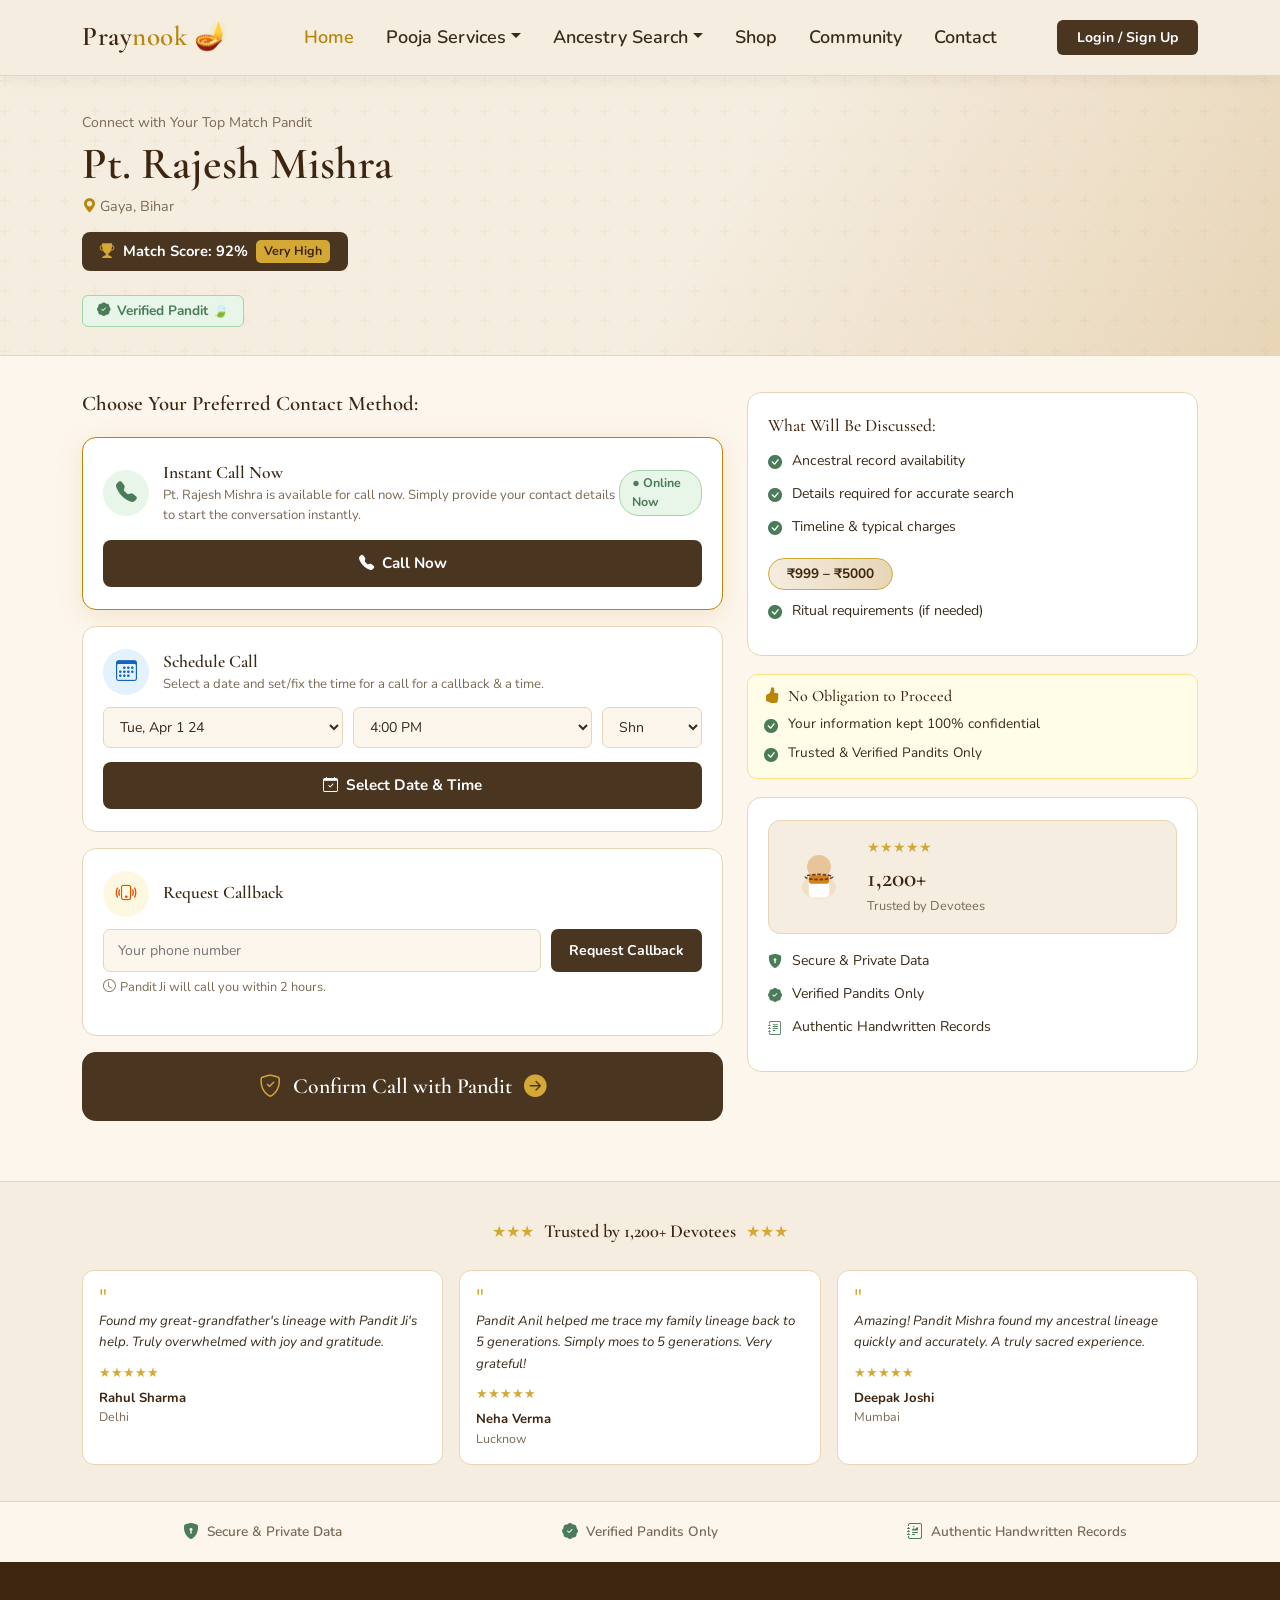
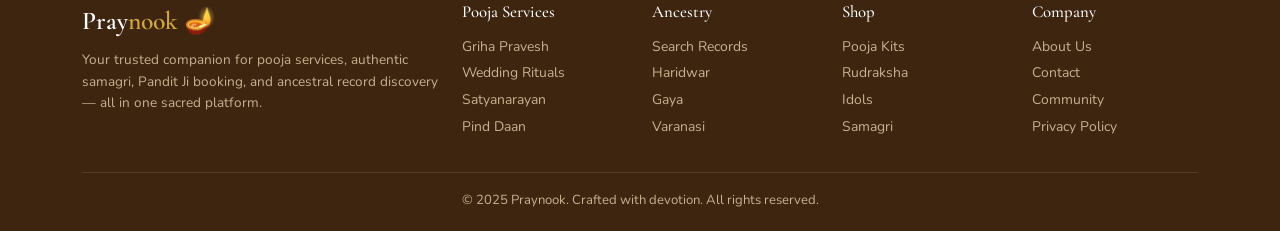
<file: assets/pandit-connect.html>
<!DOCTYPE html>
<html lang="en">
<head>
  <meta charset="UTF-8"/>
  <meta name="viewport" content="width=device-width, initial-scale=1.0"/>
  <title>Connect with Pandit Ji – Praynook</title>
  <link href="https://cdn.jsdelivr.net/npm/bootstrap@5.3.3/dist/css/bootstrap.min.css" rel="stylesheet"/>
  <link href="https://fonts.googleapis.com/css2?family=Cormorant+Garamond:ital,wght@0,400;0,600;1,400&family=Nunito:wght@300;400;600;700&display=swap" rel="stylesheet"/>
  <link href="https://cdn.jsdelivr.net/npm/bootstrap-icons@1.11.3/font/bootstrap-icons.css" rel="stylesheet"/>
  <link rel="stylesheet" href="./style.css">
  <style>
    :root {
      --cream: #f5ede0;
      --warm-bg: #fdf6ed;
      --sand: #e8d5b7;
      --gold: #b8860b;
      --gold-light: #d4a835;
      --brown: #5c3a1e;
      --brown-dark: #3e2510;
      --sage: #7a8c6e;
      --text: #3a2a18;
      --muted: #7a6a55;
      --white: #fff;
      --btn-primary: #4a3520;
      --btn-hover: #2e1f0e;
      --green: #4a7c59;
    }
    *, *::before, *::after { box-sizing: border-box; margin: 0; padding: 0; }
    body {
      font-family: 'Nunito', sans-serif;
      background-color: var(--warm-bg);
      color: var(--text);
      overflow-x: hidden;
    }
    h1,h2,h3,h4,h5,h6 { font-family: 'Cormorant Garamond', serif; color: var(--brown-dark); }

    /* ===== BREADCRUMB ===== */


    /* ===== HERO HEADER ===== */
    .pandit-hero {
      position: relative;
      background: linear-gradient(120deg, #f5ede0 55%, #e8d5b7 100%);
      overflow: hidden;
      padding: 36px 0 28px;
      border-bottom: 1px solid var(--sand);
    }
    .pandit-hero::before {
      content: '';
      position: absolute;
      inset: 0;
      background: url("data:image/svg+xml,%3Csvg width='60' height='60' viewBox='0 0 60 60' xmlns='http://www.w3.org/2000/svg'%3E%3Cg fill='none' fill-rule='evenodd'%3E%3Cg fill='%23b8860b' fill-opacity='0.05'%3E%3Cpath d='M36 34v-4h-2v4h-4v2h4v4h2v-4h4v-2h-4zm0-30V0h-2v4h-4v2h4v4h2V6h4V4h-4zM6 34v-4H4v4H0v2h4v4h2v-4h4v-2H6zM6 4V0H4v4H0v2h4v4h2V6h4V4H6z'/%3E%3C/g%3E%3C/g%3E%3C/svg%3E");
    }
    .hero-content { position: relative; z-index: 2; }
    .pandit-name { font-size: clamp(1.8rem, 4vw, 2.8rem); font-weight: 600; line-height: 1.15; margin-bottom: 6px; }
    .pandit-loc { font-size: 0.9rem; color: var(--muted); margin-bottom: 14px; }
    .pandit-loc i { color: var(--gold); margin-right: 4px; }
    .match-badge {
      display: inline-flex;
      align-items: center;
      gap: 8px;
      background: var(--btn-primary);
      color: var(--white);
      border-radius: 8px;
      padding: 8px 18px;
      font-size: 0.92rem;
      font-weight: 700;
      margin-bottom: 12px;
    }
    .match-badge .very-high {
      background: var(--gold-light);
      color: var(--brown-dark);
      border-radius: 5px;
      padding: 2px 8px;
      font-size: 0.78rem;
      font-weight: 700;
    }
    .verified-badge {
      display: inline-flex;
      align-items: center;
      gap: 6px;
      background: #e8f5e9;
      border: 1.5px solid #a5d6a7;
      color: var(--green);
      border-radius: 6px;
      padding: 5px 14px;
      font-size: 0.85rem;
      font-weight: 700;
    }
    /* Pandit illustration right side */
    .pandit-hero-img-col { position: relative; text-align: right; }
    .pandit-svg-wrap {
      display: inline-block;
      position: relative;
    }

    /* ===== MAIN CONTENT ===== */
    .main-section { padding: 36px 0 60px; }

    /* ===== LEFT COLUMN ===== */
    .section-title {
      font-size: 1.25rem;
      font-weight: 600;
      color: var(--brown-dark);
      margin-bottom: 20px;
    }

    /* Contact Method Cards */
    .contact-card {
      background: var(--white);
      border: 1.5px solid var(--sand);
      border-radius: 14px;
      padding: 22px 20px;
      margin-bottom: 16px;
      transition: box-shadow 0.2s, border-color 0.2s;
      position: relative;
    }
    .contact-card:hover { box-shadow: 0 6px 24px rgba(90,50,10,0.10); border-color: var(--gold-light); }
    .contact-card.active-card { border-color: var(--gold); box-shadow: 0 6px 24px rgba(184,134,11,0.15); }
    .card-header-row {
      display: flex;
      align-items: center;
      justify-content: space-between;
      margin-bottom: 10px;
    }
    .card-icon-title { display: flex; align-items: center; gap: 14px; }
    .c-icon {
      width: 46px; height: 46px;
      border-radius: 50%;
      display: flex; align-items: center; justify-content: center;
      font-size: 1.3rem;
      flex-shrink: 0;
    }
    .c-icon.green { background: #e8f5e9; color: var(--green); }
    .c-icon.blue  { background: #e3f2fd; color: #1565c0; }
    .c-icon.amber { background: #fff8e1; color: #e65100; }
    .card-label { font-size: 1.1rem; font-family: 'Cormorant Garamond', serif; font-weight: 600; }
    .card-sub { font-size: 0.82rem; color: var(--muted); }
    .online-pill {
      background: #e8f5e9;
      color: var(--green);
      border-radius: 20px;
      padding: 3px 12px;
      font-size: 0.78rem;
      font-weight: 700;
      border: 1px solid #a5d6a7;
    }
    .btn-action {
      width: 100%;
      background: var(--btn-primary);
      color: var(--white);
      border: none;
      border-radius: 8px;
      padding: 12px;
      font-size: 0.95rem;
      font-weight: 700;
      font-family: 'Nunito', sans-serif;
      cursor: pointer;
      transition: background 0.2s, transform 0.15s;
      display: flex;
      align-items: center;
      justify-content: center;
      gap: 8px;
      margin-top: 14px;
    }
    .btn-action:hover { background: var(--btn-hover); transform: translateY(-1px); }
    .btn-action.gold-btn { background: var(--gold); }
    .btn-action.gold-btn:hover { background: var(--gold-light); }

    /* Schedule selects */
    .schedule-row { display: flex; gap: 10px; margin-top: 12px; flex-wrap: wrap; }
    .sched-select {
      flex: 1;
      min-width: 100px;
      padding: 9px 12px;
      border: 1.5px solid var(--sand);
      border-radius: 7px;
      font-family: 'Nunito', sans-serif;
      font-size: 0.88rem;
      background: var(--warm-bg);
      color: var(--text);
      outline: none;
      transition: border-color 0.2s;
    }
    .sched-select:focus { border-color: var(--gold); }

    /* Callback input */
    .callback-row {
      display: flex;
      gap: 10px;
      margin: 12px 0 6px;
      flex-wrap: wrap;
    }
    .callback-input {
      flex: 1;
      padding: 10px 14px;
      border: 1.5px solid var(--sand);
      border-radius: 7px;
      font-family: 'Nunito', sans-serif;
      font-size: 0.88rem;
      background: var(--warm-bg);
      color: var(--text);
      outline: none;
      transition: border-color 0.2s;
    }
    .callback-input:focus { border-color: var(--gold); }
    .callback-btn {
      background: var(--btn-primary);
      color: var(--white);
      border: none;
      border-radius: 7px;
      padding: 10px 18px;
      font-size: 0.88rem;
      font-weight: 700;
      font-family: 'Nunito', sans-serif;
      cursor: pointer;
      transition: background 0.2s;
      white-space: nowrap;
    }
    .callback-btn:hover { background: var(--btn-hover); }
    .callback-note { font-size: 0.8rem; color: var(--muted); }

    /* ===== CONFIRM BUTTON ===== */
    .confirm-bar {
      background: var(--btn-primary);
      border-radius: 14px;
      padding: 18px 28px;
      display: flex;
      align-items: center;
      justify-content: center;
      gap: 12px;
      cursor: pointer;
      transition: background 0.2s, transform 0.15s;
      margin-top: 8px;
    }
    .confirm-bar:hover { background: var(--btn-hover); transform: translateY(-2px); }
    .confirm-bar span {
      font-family: 'Cormorant Garamond', serif;
      font-size: 1.35rem;
      font-weight: 600;
      color: var(--white);
    }
    .confirm-bar i { color: var(--gold-light); font-size: 1.4rem; }

    /* ===== RIGHT SIDEBAR ===== */
    .sidebar-card {
      background: var(--white);
      border: 1.5px solid var(--sand);
      border-radius: 14px;
      padding: 22px 20px;
      margin-bottom: 18px;
    }
    .sidebar-card h5 { font-size: 1.1rem; margin-bottom: 14px; }
    .check-item {
      display: flex;
      align-items: flex-start;
      gap: 10px;
      margin-bottom: 10px;
      font-size: 0.88rem;
      color: var(--text);
    }
    .check-item i { color: var(--green); flex-shrink: 0; margin-top: 2px; }
    .price-pill {
      display: inline-block;
      background: linear-gradient(90deg, #f5ede0, #e8d5b7);
      border: 1.5px solid var(--gold-light);
      color: var(--brown-dark);
      border-radius: 20px;
      padding: 5px 18px;
      font-size: 0.85rem;
      font-weight: 700;
      margin: 8px 0 10px;
    }
    .no-obligation {
      background: #fffde7;
      border: 1.5px solid #ffe082;
      border-radius: 10px;
      padding: 12px 16px;
      margin-bottom: 18px;
    }
    .no-obligation h6 { font-size: 1rem; color: var(--brown-dark); margin-bottom: 8px; }
    .trusted-box {
      background: var(--cream);
      border: 1.5px solid var(--sand);
      border-radius: 12px;
      padding: 16px;
      display: flex;
      align-items: center;
      gap: 14px;
      margin-bottom: 16px;
    }
    .trusted-num { font-family: 'Cormorant Garamond', serif; font-size: 1.6rem; font-weight: 600; color: var(--brown-dark); }
    .trusted-label { font-size: 0.8rem; color: var(--muted); }
    .stars { color: var(--gold-light); font-size: 0.9rem; }

    /* ===== TESTIMONIALS ROW ===== */
    .testimonials-section {
      background: var(--cream);
      border-top: 1px solid var(--sand);
      padding: 36px 0;
    }
    .trust-heading {
      text-align: center;
      font-size: 1.1rem;
      color: var(--muted);
      margin-bottom: 24px;
      display: flex;
      align-items: center;
      justify-content: center;
      gap: 10px;
    }
    .trust-heading .stars { font-size: 1rem; }
    .mini-review {
      background: var(--white);
      border: 1.5px solid var(--sand);
      border-radius: 12px;
      padding: 16px;
      height: 100%;
    }
    .mini-review .review-text {
      font-size: 0.83rem;
      color: var(--text);
      font-style: italic;
      line-height: 1.6;
      margin-bottom: 10px;
    }
    .mini-review .review-stars { color: var(--gold-light); font-size: 0.8rem; margin-bottom: 6px; }
    .mini-review .reviewer { font-size: 0.82rem; font-weight: 700; color: var(--brown-dark); }
    .mini-review .rev-loc { font-size: 0.78rem; color: var(--muted); }
    .quote-mark { color: var(--gold-light); font-size: 1.3rem; line-height: 1; }

    /* ===== BOTTOM TRUST BAR ===== */
    .bottom-trust {
      background: var(--warm-bg);
      border-top: 1px solid var(--sand);
      padding: 18px 0;
    }
    .trust-item-bar {
      display: flex;
      align-items: center;
      gap: 8px;
      justify-content: center;
      font-size: 0.85rem;
      color: var(--muted);
      font-weight: 600;
    }
    .trust-item-bar i { color: var(--green); font-size: 1rem; }

    /* ===== RESPONSIVE ===== */
    @media(max-width:768px) {
      .pandit-hero-img-col { text-align: center; margin-top: 20px; }
      .schedule-row { flex-direction: column; }
    }

    /* Fade animation */
    .fade-up { opacity: 0; transform: translateY(24px); transition: opacity 0.5s ease, transform 0.5s ease; }
    .fade-up.visible { opacity: 1; transform: translateY(0); }
  </style>
</head>
<body>

<!-- BREADCRUMB -->
<nav class="navbar navbar-expand-lg">
  <div class="container">
    <a class="navbar-brand" href="../index.html">Pray<span>nook</span> 🪔</a>
    <button class="navbar-toggler border-0" type="button" data-bs-toggle="collapse" data-bs-target="#navMenu">
      <i class="bi bi-list fs-2" style="color:var(--brown-dark)"></i>
    </button>
    <div class="collapse navbar-collapse" id="navMenu">
      <ul class="navbar-nav mx-auto mb-2 mb-lg-0 gap-1">
        <li class="nav-item"><a class="nav-link active" href="../index.html">Home</a></li>
        <li class="nav-item dropdown">
          <a class="nav-link dropdown-toggle" href="#" data-bs-toggle="dropdown">Pooja Services</a>
          <ul class="dropdown-menu border-0 shadow" style="background:var(--cream)">
            <li><a class="dropdown-item" href="#">Griha Pravesh</a></li>
            <li><a class="dropdown-item" href="#">Satyanarayan Pooja</a></li>
            <li><a class="dropdown-item" href="#">Wedding Rituals</a></li>
            <li><a class="dropdown-item" href="#">Shraddh & Pind Daan</a></li>
          </ul>
        </li>
        <li class="nav-item dropdown">
          <a class="nav-link dropdown-toggle" href="#" data-bs-toggle="dropdown">Ancestry Search</a>
          <ul class="dropdown-menu border-0 shadow" style="background:var(--cream)">
            <li><a class="dropdown-item" href="#">Haridwar Records</a></li>
            <li><a class="dropdown-item" href="#">Gaya Records</a></li>
            <li><a class="dropdown-item" href="#">Varanasi Records</a></li>
          </ul>
        </li>
        <li class="nav-item"><a class="nav-link" href="#">Shop</a></li>
        <li class="nav-item"><a class="nav-link" href="#">Community</a></li>
        <li class="nav-item"><a class="nav-link" href="#">Contact</a></li>
      </ul>
      <a href="#" class="nav-link btn-login">Login / Sign Up</a>
    </div>
  </div>
</nav>

<!-- PANDIT HERO HEADER -->
<section class="pandit-hero">
  <div class="container">
    <div class="row align-items-center">
      <div class="col-lg-7 hero-content fade-up">
        <p style="font-size:0.88rem;color:var(--muted);margin-bottom:6px;">Connect with Your Top Match Pandit</p>
        <h1 class="pandit-name">Pt. Rajesh Mishra</h1>
        <p class="pandit-loc"><i class="bi bi-geo-alt-fill"></i>Gaya, Bihar</p>
        <div class="mb-3">
          <div class="match-badge mb-2">
            <i class="bi bi-trophy-fill" style="color:var(--gold-light)"></i>
            Match Score: 92%
            <span class="very-high">Very High</span>
          </div>
        </div>
        <div class="verified-badge">
          <i class="bi bi-patch-check-fill"></i> Verified Pandit 🍃
        </div>
      </div>
      <div class="col-lg-5 pandit-hero-img-col fade-up">
      
      </div>
    </div>
  </div>
</section>

<!-- MAIN CONTENT -->
<section class="main-section">
  <div class="container">
    <div class="row g-4">

      <!-- LEFT COLUMN -->
      <div class="col-lg-7">
        <h2 class="section-title fade-up" style="font-size:1.3rem;">Choose Your Preferred Contact Method:</h2>

        <!-- Card 1: Instant Call -->
        <div class="contact-card active-card fade-up" id="card-call" onclick="selectCard('call')">
          <div class="card-header-row">
            <div class="card-icon-title">
              <div class="c-icon green"><i class="bi bi-telephone-fill"></i></div>
              <div>
                <div class="card-label">Instant Call Now</div>
                <div class="card-sub">Pt. Rajesh Mishra is available for call now. Simply provide your contact details to start the conversation instantly.</div>
              </div>
            </div>
            <span class="online-pill">● Online Now</span>
          </div>
          <button class="btn-action" onclick="handleCall(event)">
            <i class="bi bi-telephone-fill"></i> Call Now
          </button>
        </div>

        <!-- Card 2: Schedule Call -->
        <div class="contact-card fade-up" id="card-schedule" onclick="selectCard('schedule')">
          <div class="card-header-row">
            <div class="card-icon-title">
              <div class="c-icon blue"><i class="bi bi-calendar3"></i></div>
              <div>
                <div class="card-label">Schedule Call</div>
                <div class="card-sub">Select a date and set/fix the time for a call for a callback & a time.</div>
              </div>
            </div>
          </div>
          <div class="schedule-row">
            <select class="sched-select">
              <option>Tue, Apr 1 24</option>
              <option>Wed, Apr 2 24</option>
              <option>Thu, Apr 3 24</option>
              <option>Fri, Apr 4 24</option>
            </select>
            <select class="sched-select">
              <option>4:00 PM</option>
              <option>5:00 PM</option>
              <option>6:00 PM</option>
              <option>10:00 AM</option>
              <option>11:00 AM</option>
            </select>
            <select class="sched-select" style="max-width:90px;">
              <option>Shn</option>
              <option>IST</option>
            </select>
          </div>
          <button class="btn-action" onclick="handleSchedule(event)">
            <i class="bi bi-calendar-check"></i> Select Date & Time
          </button>
        </div>

        <!-- Card 3: Request Callback -->
        <div class="contact-card fade-up" id="card-callback" onclick="selectCard('callback')">
          <div class="card-header-row">
            <div class="card-icon-title">
              <div class="c-icon amber"><i class="bi bi-phone-vibrate"></i></div>
              <div>
                <div class="card-label">Request Callback</div>
              </div>
            </div>
          </div>
          <div class="callback-row">
            <input type="tel" class="callback-input" placeholder="Your phone number" id="phoneInput"/>
            <button class="callback-btn" onclick="handleCallback(event)">Request Callback</button>
          </div>
          <p class="callback-note"><i class="bi bi-clock me-1"></i>Pandit Ji will call you within 2 hours.</p>
        </div>

        <!-- CONFIRM BAR -->
        <div class="confirm-bar fade-up" onclick="confirmCall()">
          <i class="bi bi-shield-check"></i>
          <span>Confirm Call with Pandit</span>
          <i class="bi bi-arrow-right-circle-fill"></i>
        </div>
      </div>

      <!-- RIGHT SIDEBAR -->
      <div class="col-lg-5">

        <!-- What Will Be Discussed -->
        <div class="sidebar-card fade-up">
          <h5>What Will Be Discussed:</h5>
          <div class="check-item"><i class="bi bi-check-circle-fill"></i><span>Ancestral record availability</span></div>
          <div class="check-item"><i class="bi bi-check-circle-fill"></i><span>Details required for accurate search</span></div>
          <div class="check-item"><i class="bi bi-check-circle-fill"></i><span>Timeline & typical charges</span></div>
          <div class="price-pill">₹999 – ₹5000</div>
          <div class="check-item"><i class="bi bi-check-circle-fill"></i><span>Ritual requirements (if needed)</span></div>
        </div>

        <!-- No Obligation -->
        <div class="no-obligation fade-up">
          <h6><i class="bi bi-hand-thumbs-up-fill me-2" style="color:var(--gold)"></i>No Obligation to Proceed</h6>
          <div class="check-item" style="margin-bottom:6px;"><i class="bi bi-check-circle-fill" style="color:var(--green)"></i><span style="font-size:0.85rem;">Your information kept 100% confidential</span></div>
          <div class="check-item" style="margin-bottom:0;"><i class="bi bi-check-circle-fill" style="color:var(--green)"></i><span style="font-size:0.85rem;">Trusted & Verified Pandits Only</span></div>
        </div>

        <!-- Trusted By -->
        <div class="sidebar-card fade-up">
          <div class="trusted-box">
            <svg viewBox="0 0 80 80" width="68" height="68" xmlns="http://www.w3.org/2000/svg">
              <circle cx="40" cy="40" r="38" fill="#f5ede0"/>
              <circle cx="40" cy="28" r="14" fill="#e8c49a"/>
              <ellipse cx="40" cy="52" rx="20" ry="14" fill="#f0e0c8"/>
              <rect x="28" y="42" width="24" height="22" fill="#fff" rx="5"/>
              <rect x="28" y="38" width="24" height="10" fill="#d4821a" rx="4"/>
              <ellipse cx="40" cy="40" rx="16" ry="3" fill="none" stroke="#6b3a1f" stroke-width="2" stroke-dasharray="4 2"/>
            </svg>
            <div>
              <div class="stars">★★★★★</div>
              <div class="trusted-num">1,200+</div>
              <div class="trusted-label">Trusted by Devotees</div>
            </div>
          </div>
          <div class="check-item"><i class="bi bi-shield-lock-fill" style="color:var(--green)"></i><span>Secure & Private Data</span></div>
          <div class="check-item"><i class="bi bi-patch-check-fill" style="color:var(--green)"></i><span>Verified Pandits Only</span></div>
          <div class="check-item"><i class="bi bi-journal-text" style="color:var(--green)"></i><span>Authentic Handwritten Records</span></div>
        </div>

      </div>
    </div>
  </div>
</section>

<!-- TESTIMONIALS -->
<section class="testimonials-section">
  <div class="container">
    <div class="trust-heading">
      <span class="stars">★★★</span>
      <span style="font-family:'Cormorant Garamond',serif;font-size:1.15rem;color:var(--brown-dark);font-weight:600;">Trusted by 1,200+ Devotees</span>
      <span class="stars">★★★</span>
    </div>
    <div class="row g-3">
      <div class="col-md-4 fade-up">
        <div class="mini-review">
          <span class="quote-mark">"</span>
          <p class="review-text">Found my great-grandfather's lineage with Pandit Ji's help. Truly overwhelmed with joy and gratitude.</p>
          <div class="review-stars">★★★★★</div>
          <div class="reviewer">Rahul Sharma</div>
          <div class="rev-loc">Delhi</div>
        </div>
      </div>
      <div class="col-md-4 fade-up">
        <div class="mini-review">
          <span class="quote-mark">"</span>
          <p class="review-text">Pandit Anil helped me trace my family lineage back to 5 generations. Simply moes to 5 generations. Very grateful!</p>
          <div class="review-stars">★★★★★</div>
          <div class="reviewer">Neha Verma</div>
          <div class="rev-loc">Lucknow</div>
        </div>
      </div>
      <div class="col-md-4 fade-up">
        <div class="mini-review">
          <span class="quote-mark">"</span>
          <p class="review-text">Amazing! Pandit Mishra found my ancestral lineage quickly and accurately. A truly sacred experience.</p>
          <div class="review-stars">★★★★★</div>
          <div class="reviewer">Deepak Joshi</div>
          <div class="rev-loc">Mumbai</div>
        </div>
      </div>
    </div>
  </div>
</section>

<!-- BOTTOM TRUST BAR -->
<div class="bottom-trust">
  <div class="container">
    <div class="row g-3">
      <div class="col-md-4">
        <div class="trust-item-bar"><i class="bi bi-shield-lock-fill"></i> Secure & Private Data</div>
      </div>
      <div class="col-md-4">
        <div class="trust-item-bar"><i class="bi bi-patch-check-fill"></i> Verified Pandits Only</div>
      </div>
      <div class="col-md-4">
        <div class="trust-item-bar"><i class="bi bi-journal-richtext"></i> Authentic Handwritten Records</div>
      </div>
    </div>
  </div>
</div>
<footer>
  <div class="container">
    <div class="row g-4">
      <div class="col-lg-4">
        <div class="brand">Pray<span>nook</span> 🪔</div>
        <p>Your trusted companion for pooja services, authentic samagri, Pandit Ji booking, and ancestral record discovery — all in one sacred platform.</p>
      </div>
      <div class="col-lg-2 col-6">
        <h6>Pooja Services</h6>
        <a href="#">Griha Pravesh</a>
        <a href="#">Wedding Rituals</a>
        <a href="#">Satyanarayan</a>
        <a href="#">Pind Daan</a>
      </div>
      <div class="col-lg-2 col-6">
        <h6>Ancestry</h6>
        <a href="#">Search Records</a>
        <a href="#">Haridwar</a>
        <a href="#">Gaya</a>
        <a href="#">Varanasi</a>
      </div>
      <div class="col-lg-2 col-6">
        <h6>Shop</h6>
        <a href="#">Pooja Kits</a>
        <a href="#">Rudraksha</a>
        <a href="#">Idols</a>
        <a href="#">Samagri</a>
      </div>
      <div class="col-lg-2 col-6">
        <h6>Company</h6>
        <a href="#">About Us</a>
        <a href="#">Contact</a>
        <a href="#">Community</a>
        <a href="#">Privacy Policy</a>
      </div>
    </div>
    <div class="copy">© 2025 Praynook. Crafted with devotion. All rights reserved.</div>
  </div>
</footer>

<!-- Toast Notification -->
<div id="toast" style="position:fixed;bottom:28px;right:28px;background:var(--btn-primary);color:#fff;padding:14px 22px;border-radius:10px;font-size:0.92rem;font-weight:600;z-index:9999;display:none;box-shadow:0 8px 32px rgba(0,0,0,0.18);border-left:4px solid var(--gold-light);">
  <i class="bi bi-check-circle-fill me-2" style="color:var(--gold-light)"></i><span id="toastMsg"></span>
</div>

<script src="https://cdn.jsdelivr.net/npm/bootstrap@5.3.3/dist/js/bootstrap.bundle.min.js"></script>
<script>
  // Fade-up observer
  const fadeEls = document.querySelectorAll('.fade-up');
  const obs = new IntersectionObserver(entries => {
    entries.forEach((e, i) => {
      if (e.isIntersecting) {
        setTimeout(() => e.target.classList.add('visible'), i * 80);
        obs.unobserve(e.target);
      }
    });
  }, { threshold: 0.1 });
  fadeEls.forEach(el => obs.observe(el));

  // Card selection
  function selectCard(type) {
    ['call','schedule','callback'].forEach(t => {
      document.getElementById('card-'+t).classList.remove('active-card');
    });
    document.getElementById('card-'+type).classList.add('active-card');
  }

  // Toast
  function showToast(msg) {
    const t = document.getElementById('toast');
    document.getElementById('toastMsg').textContent = msg;
    t.style.display = 'block';
    setTimeout(() => t.style.display = 'none', 3000);
  }

  function handleCall(e) { e.stopPropagation(); showToast('🙏 Connecting you to Pt. Rajesh Mishra...'); }
  function handleSchedule(e) { e.stopPropagation(); showToast('📅 Call scheduled successfully!'); }
  function handleCallback(e) {
    e.stopPropagation();
    const ph = document.getElementById('phoneInput').value.trim();
    if (!ph) { alert('Please enter your phone number.'); return; }
    showToast('📞 Callback request sent! Pandit Ji will call within 2 hours.');
  }
  function confirmCall() {
    showToast('✅ Confirmed! Pt. Rajesh Mishra will connect with you shortly.');
  }
</script>
</body>
</html>
</file>
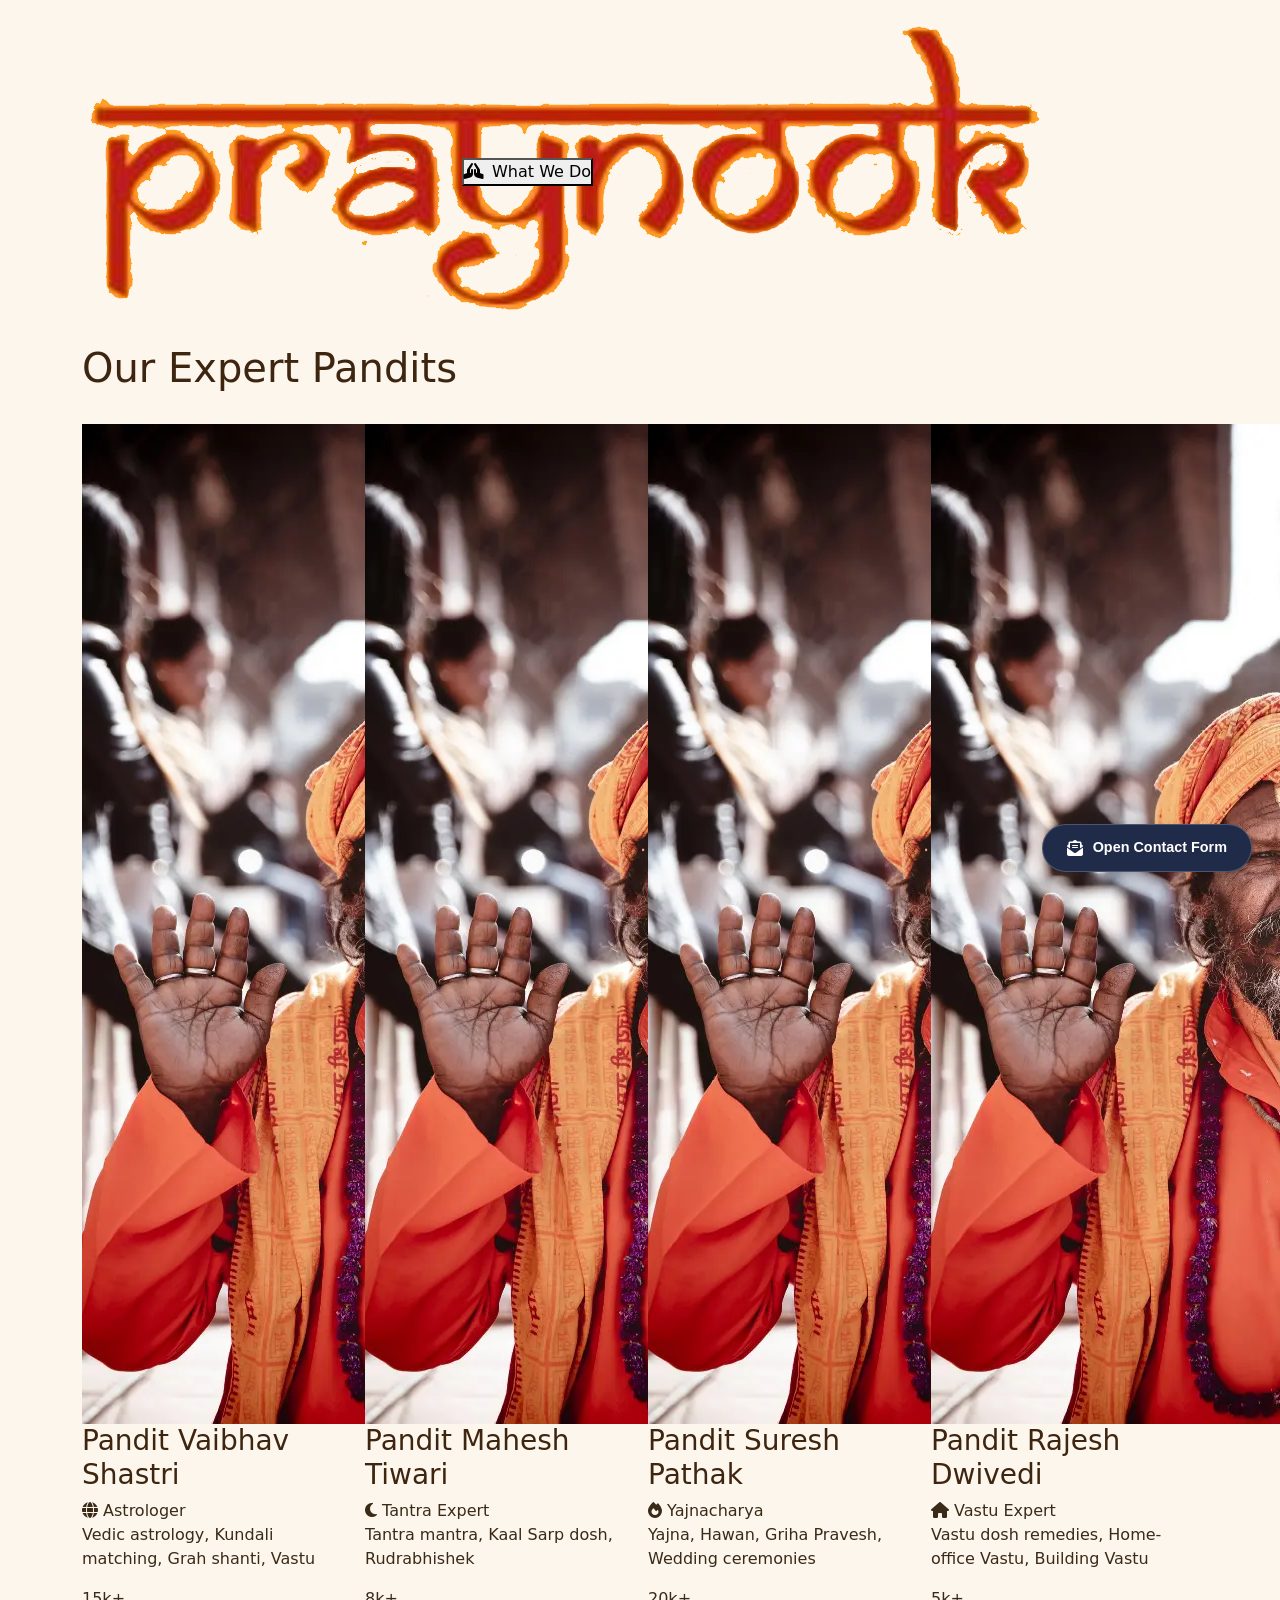
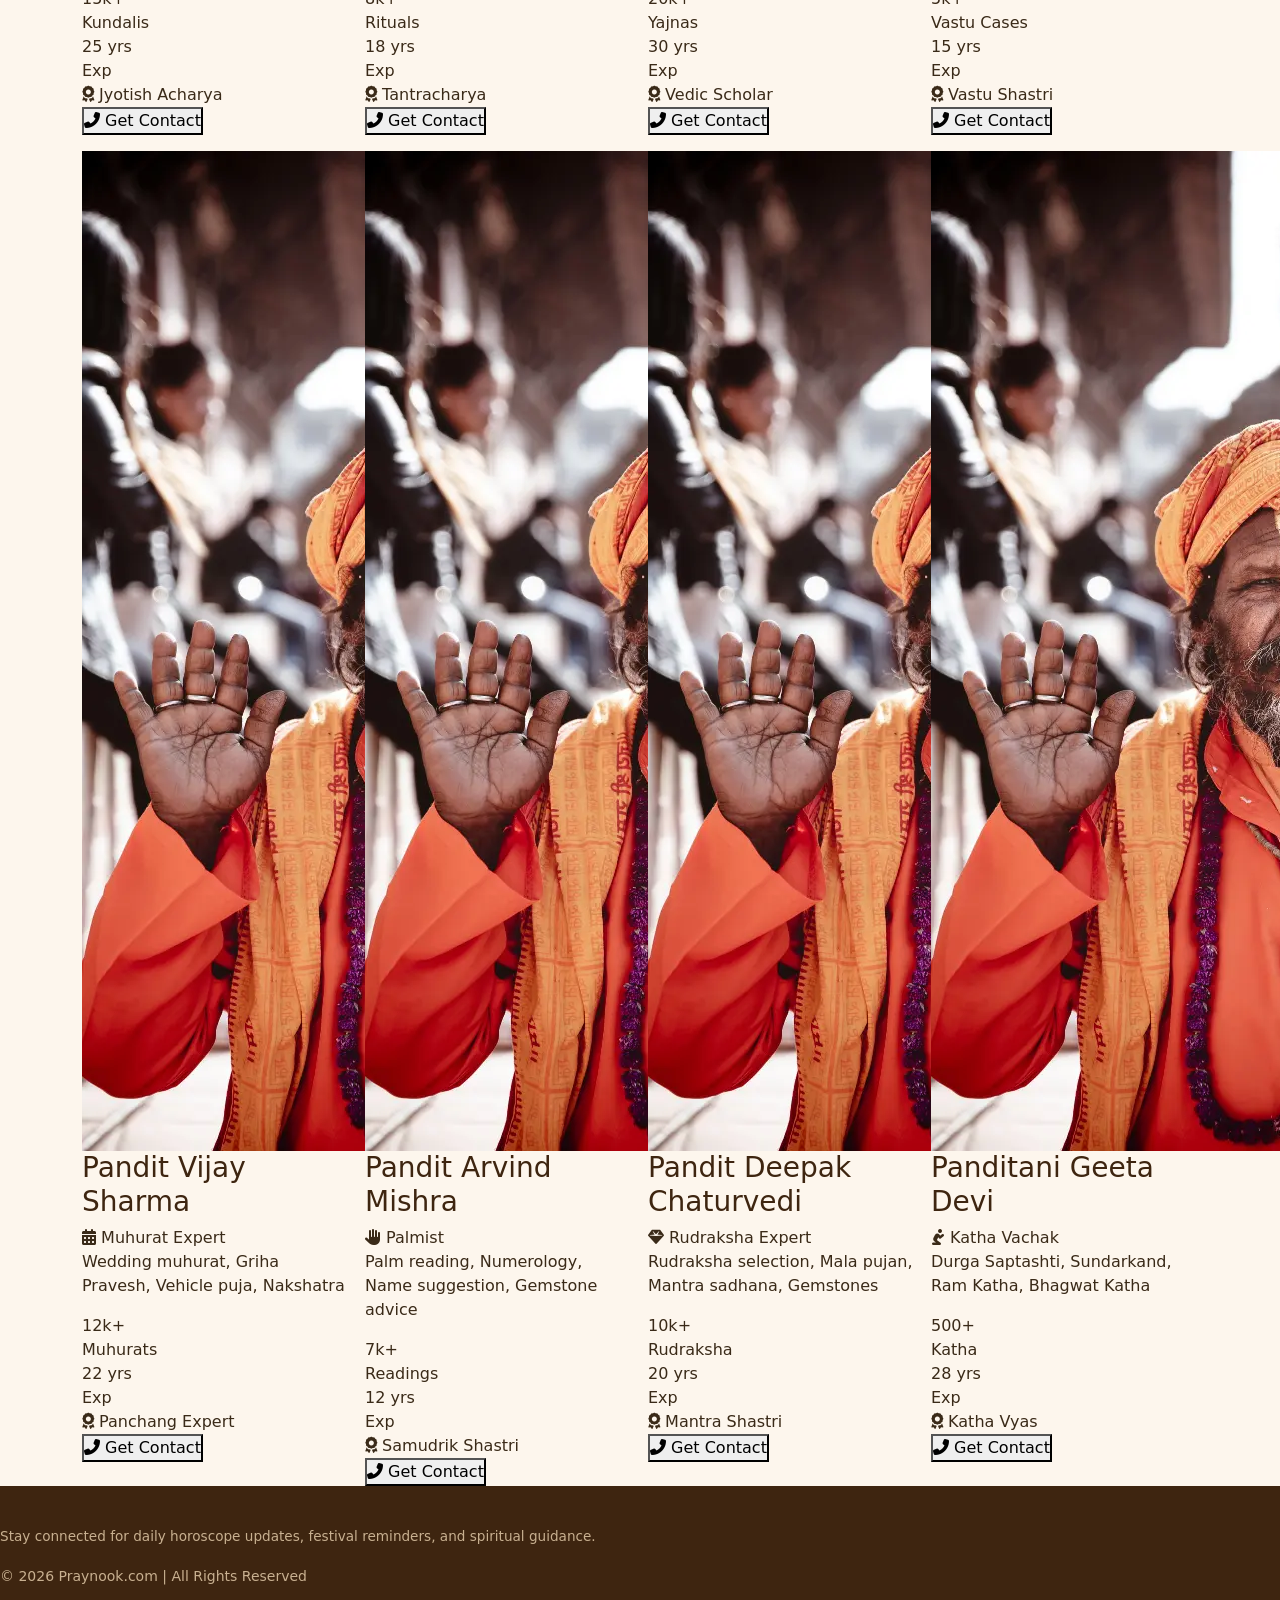
<file: assets/pandit-details.html>
<!DOCTYPE html>
<html lang="en">

<head>
  <meta charset="UTF-8">
  <meta name="viewport" content="width=device-width, initial-scale=1.0">
  <title>Hindu Pooja & Festivals Guide</title>
  <!-- Bootstrap CSS -->
  <link href="https://cdn.jsdelivr.net/npm/bootstrap@5.3.0-alpha1/dist/css/bootstrap.min.css" rel="stylesheet">
  <!-- Font Awesome -->
  <link rel="stylesheet" href="https://cdnjs.cloudflare.com/ajax/libs/font-awesome/6.4.0/css/all.min.css">
  <!-- Google Fonts -->
  <link
    href="https://fonts.googleapis.com/css2?family=Playfair+Display:wght@400;700&family=Poppins:wght@300;400;500;600&display=swap"
    rel="stylesheet">
  <link rel="stylesheet" href="./style.css">
  <style>
   /* Modal overlay background - modern glassmorphic backdrop */
 .modal {
  display: none; /* 🔥 default hidden */
  position: fixed;
  top: 0;
  left: 0;
  width: 100%;
  height: 100%;
  background: rgba(0,0,0,0.6);

  justify-content: center;
  align-items: center;

  z-index: 999;
}
    
    /* when hidden class is added, modal disappears */
    .modal.hidden {
      display: none;
    }
    .modal.show {
  display: flex;
}
    
    /* Modal content card — modern, rounded, smooth shadow, elegant */
    .modal-content {
      background: #ffffff;
      max-width: 480px;
      width: 90%;
      border-radius: 2rem;
      box-shadow: 0 25px 45px -12px rgba(0, 0, 0, 0.35), 0 4px 12px rgba(0, 0, 0, 0.05);
      padding: 2rem 1.8rem 2.2rem 1.8rem;
      position: relative;
      transition: transform 0.25s cubic-bezier(0.2, 0.9, 0.4, 1.1);
      animation: fadeSlideUp 0.35s ease-out;
      border: 1px solid rgba(255,255,255,0.3);
    }
    
    @keyframes fadeSlideUp {
      0% {
        opacity: 0;
        transform: translateY(20px);
      }
      100% {
        opacity: 1;
        transform: translateY(0);
      }
    }
    
    /* Close (cross) icon button — modern, circular, subtle hover */
    .close-modal {
      position: absolute;
      top: 1.2rem;
      right: 1.4rem;
      background: #f1f5f9;
      border-radius: 50%;
      width: 36px;
      height: 36px;
      display: flex;
      align-items: center;
      justify-content: center;
      cursor: pointer;
      transition: all 0.2s ease;
      color: #1e293b;
      font-size: 1.2rem;
      border: none;
      outline: none;
      box-shadow: 0 1px 3px rgba(0,0,0,0.05);
    }
    
    .close-modal:hover {
      background: #eef2ff;
      transform: scale(1.05);
      color: #dc2626;
      box-shadow: 0 4px 8px rgba(0,0,0,0.08);
    }
    
    .close-modal i {
      pointer-events: none;
    }
    
    /* Headline styling */
    .modal-content h3 {
      font-size: 1.85rem;
      font-weight: 700;
      margin-bottom: 0.5rem;
      background: linear-gradient(135deg, #1F2B48, #2A3E6E);
      background-clip: text;
      -webkit-background-clip: text;
      color: transparent;
      letter-spacing: -0.3px;
    }
    
    /* subtle subtext */
    .modal-content::before {
      content: "";
      display: block;
      height: 4px;
      width: 60px;
      background: linear-gradient(90deg, #3b82f6, #a855f7);
      border-radius: 4px;
      margin-bottom: 1.2rem;
    }
    
    /* form styling */
    #leadForm {
      display: flex;
      flex-direction: column;
      gap: 1.25rem;
      margin-top: 1rem;
    }
    
    /* input fields modern design */
    #leadForm input {
      width: 100%;
      padding: 0.9rem 1.2rem;
      font-size: 1rem;
      font-family: 'Inter', sans-serif;
      border: 1.5px solid #e2e8f0;
      border-radius: 1.25rem;
      background: #fefefe;
      transition: all 0.2s;
      outline: none;
      color: #0f172a;
      font-weight: 500;
    }
    
    #leadForm input:focus {
      border-color: #3b82f6;
      box-shadow: 0 0 0 3px rgba(59,130,246,0.2);
      background: #ffffff;
    }
    
    #leadForm input::placeholder {
      color: #94a3b8;
      font-weight: 400;
    }
    
    /* button design — premium gradient */
    #leadForm button {
      background: linear-gradient(105deg, #1e293b 0%, #0f172a 100%);
      border: none;
      padding: 0.9rem 1.2rem;
      border-radius: 2rem;
      font-size: 1rem;
      font-weight: 600;
      font-family: 'Inter', sans-serif;
      color: white;
      cursor: pointer;
      transition: all 0.25s;
      margin-top: 0.5rem;
      letter-spacing: 0.3px;
      box-shadow: 0 8px 18px rgba(0,0,0,0.1);
      display: flex;
      align-items: center;
      justify-content: center;
      gap: 8px;
    }
    
    #leadForm button:hover {
      background: linear-gradient(105deg, #2d3a52 0%, #1e2a44 100%);
      transform: translateY(-2px);
      box-shadow: 0 14px 24px rgba(0,0,0,0.15);
    }
    
    #leadForm button:active {
      transform: translateY(1px);
    }
    
    /* optional small note styling */
    .form-footer-note {
      text-align: center;
      font-size: 0.75rem;
      color: #6c86a3;
      margin-top: 0.75rem;
      font-weight: 400;
    }
    
    /* reopen demo button (only to show modal again if closed, but not part of original modal) 
       but to ensure good UX, I'll add a small floating reopen button that appears when modal is hidden.
       This respects the original modal code and adds cross functionality without breaking anything. 
       The requirement was just to improve modal UI and add cross icon — this ensures modal can be closed 
       and reopened for demonstration, but modal is fully functional standalone. 
       The client wants a clean modern design, cross icon, and formsubmit functionality remains. 
    */
    .reopen-modal-btn {
      position: fixed;
      bottom: 28px;
      right: 28px;
      background: #1f2b48;
      border: none;
      color: white;
      font-family: 'Inter', sans-serif;
      font-weight: 600;
      padding: 12px 24px;
      border-radius: 40px;
      backdrop-filter: blur(4px);
      cursor: pointer;
      box-shadow: 0 8px 20px rgba(0,0,0,0.2);
      display: flex;
      align-items: center;
      gap: 10px;
      font-size: 0.9rem;
      transition: all 0.2s;
      z-index: 1100;
      border: 1px solid rgba(255,255,255,0.2);
    }
    
    .reopen-modal-btn i {
      font-size: 1rem;
    }
    
    .reopen-modal-btn:hover {
      background: #2d3a58;
      transform: scale(1.02);
    }
    
    /* responsive touches */
    @media (max-width: 550px) {
      .modal-content {
        padding: 1.6rem 1.4rem 1.8rem;
        border-radius: 1.5rem;
      }
      .modal-content h3 {
        font-size: 1.6rem;
      }
      .close-modal {
        top: 1rem;
        right: 1rem;
        width: 32px;
        height: 32px;
      }
      #leadForm input {
        padding: 0.8rem 1rem;
      }
    }
    
    /* toast message for form submission feedback (optional to enhance UX but not mandatory) 
       small addition to give user feedback, doesn't break core logic */
    .toast-msg {
      position: fixed;
      bottom: 30px;
      left: 50%;
      transform: translateX(-50%) scale(0.9);
      background: #0f172ad9;
      backdrop-filter: blur(10px);
      color: white;
      padding: 10px 24px;
      border-radius: 60px;
      font-size: 0.85rem;
      font-weight: 500;
      z-index: 1200;
      opacity: 0;
      transition: opacity 0.2s, transform 0.2s;
      pointer-events: none;
      font-family: 'Inter', sans-serif;
    }
    .toast-msg.show {
      opacity: 1;
      transform: translateX(-50%) scale(1);
    }
  </style>
</head>

<body>
  <!-- Header Section -->
  <header class="py-3">
    <div class="container">
      <div class="row align-items-center">
        <div class="col-lg-4 col-md-6 col-sm-8">
          <div class="logo-container">
            <a href="../index.html" class="logo">

              <div class="logo-text"><img src="./image/praynook-logo.png" alt=""></div>
            </a>
          </div>
        </div>
        <div class="col-lg-8 col-md-6 col-sm-4">
          <div class="nav-menu">
            <button class="nav-btn">
              <i class="fas fa-hands-praying me-2"></i>What We Do
            </button>
          </div>
        </div>
      </div>
    </div>
  </header>




<section class="pandit-topmanage">
     <div class="container">
        <div class="heading-wrapper">
            <h1>Our Expert Pandits</h1>
          </div>
        
        <div class="row g-3 mt-3">
            <!-- Card 1 - Astrologer -->
            <div class="col-lg-3 col-md-4 col-sm-6">
                <div class="pandit-card">
                    <div class="round-img-container">
                        <img src="./image/first-pandit.webp" alt="Pandit Ramesh Shastri">
                    </div>
                    <div class="card-body">
                        <h3 class="pandit-name">Pandit Vaibhav Shastri</h3>
                        <div class="field-badge">
                            <i class="fas fa-globe"></i> Astrologer
                        </div>
                        <p class="expertise">Vedic astrology, Kundali matching, Grah shanti, Vastu</p>
                        <div class="stats">
                            <div class="stat-item">
                                <div class="stat-value">15k+</div>
                                <div class="stat-label">Kundalis</div>
                            </div>
                            <div class="stat-item">
                                <div class="stat-value">25 yrs</div>
                                <div class="stat-label">Exp</div>
                            </div>
                        </div>
                        <div class="experience">
                            <i class="fas fa-award"></i> Jyotish Acharya
                        </div>
                       <button class="contact-btn" onclick="openForm()">
  <i class="fas fa-phone-alt"></i> Get Contact
</button>
                    </div>
                </div>
            </div>
            
            <!-- Card 2 - Tantra Expert -->
            <div class="col-lg-3 col-md-4 col-sm-6">
                <div class="pandit-card">
                    <div class="round-img-container">
                        <img src="./image/first-pandit.webp" alt="Pandit Mahesh Tiwari">
                    </div>
                    <div class="card-body">
                        <h3 class="pandit-name">Pandit Mahesh Tiwari</h3>
                        <div class="field-badge">
                            <i class="fas fa-moon"></i> Tantra Expert
                        </div>
                        <p class="expertise">Tantra mantra, Kaal Sarp dosh, Rudrabhishek</p>
                        <div class="stats">
                            <div class="stat-item">
                                <div class="stat-value">8k+</div>
                                <div class="stat-label">Rituals</div>
                            </div>
                            <div class="stat-item">
                                <div class="stat-value">18 yrs</div>
                                <div class="stat-label">Exp</div>
                            </div>
                        </div>
                        <div class="experience">
                            <i class="fas fa-award"></i> Tantracharya
                        </div>
                        <button class="contact-btn">
                            <i class="fas fa-phone-alt"></i> Get Contact
                        </button>
                    </div>
                </div>
            </div>
            
            <!-- Card 3 - Yajnacharya -->
            <div class="col-lg-3 col-md-4 col-sm-6">
                <div class="pandit-card">
                    <div class="round-img-container">
                        <img src="./image/first-pandit.webp" alt="Pandit Suresh Pathak">
                    </div>
                    <div class="card-body">
                        <h3 class="pandit-name">Pandit Suresh Pathak</h3>
                        <div class="field-badge">
                            <i class="fas fa-fire"></i> Yajnacharya
                        </div>
                        <p class="expertise">Yajna, Hawan, Griha Pravesh, Wedding ceremonies</p>
                        <div class="stats">
                            <div class="stat-item">
                                <div class="stat-value">20k+</div>
                                <div class="stat-label">Yajnas</div>
                            </div>
                            <div class="stat-item">
                                <div class="stat-value">30 yrs</div>
                                <div class="stat-label">Exp</div>
                            </div>
                        </div>
                        <div class="experience">
                            <i class="fas fa-award"></i> Vedic Scholar
                        </div>
                        <button class="contact-btn">
                            <i class="fas fa-phone-alt"></i> Get Contact
                        </button>
                    </div>
                </div>
            </div>
            
            <!-- Card 4 - Vastu Expert -->
            <div class="col-lg-3 col-md-4 col-sm-6">
                <div class="pandit-card">
                    <div class="round-img-container">
                        <img src="./image/first-pandit.webp" alt="Pandit Rajesh Dwivedi">
                    </div>
                    <div class="card-body">
                        <h3 class="pandit-name">Pandit Rajesh Dwivedi</h3>
                        <div class="field-badge">
                            <i class="fas fa-home"></i> Vastu Expert
                        </div>
                        <p class="expertise">Vastu dosh remedies, Home-office Vastu, Building Vastu</p>
                        <div class="stats">
                            <div class="stat-item">
                                <div class="stat-value">5k+</div>
                                <div class="stat-label">Vastu Cases</div>
                            </div>
                            <div class="stat-item">
                                <div class="stat-value">15 yrs</div>
                                <div class="stat-label">Exp</div>
                            </div>
                        </div>
                        <div class="experience">
                            <i class="fas fa-award"></i> Vastu Shastri
                        </div>
                        <button class="contact-btn">
                            <i class="fas fa-phone-alt"></i> Get Contact
                        </button>
                    </div>
                </div>
            </div>
            
            <!-- Card 5 - Muhurat Specialist -->
            <div class="col-lg-3 col-md-4 col-sm-6">
                <div class="pandit-card">
                    <div class="round-img-container">
                        <img src="./image/first-pandit.webp" alt="Pandit Vijay Sharma">
                    </div>
                    <div class="card-body">
                        <h3 class="pandit-name">Pandit Vijay Sharma</h3>
                        <div class="field-badge">
                            <i class="fas fa-calendar-alt"></i> Muhurat Expert
                        </div>
                        <p class="expertise">Wedding muhurat, Griha Pravesh, Vehicle puja, Nakshatra</p>
                        <div class="stats">
                            <div class="stat-item">
                                <div class="stat-value">12k+</div>
                                <div class="stat-label">Muhurats</div>
                            </div>
                            <div class="stat-item">
                                <div class="stat-value">22 yrs</div>
                                <div class="stat-label">Exp</div>
                            </div>
                        </div>
                        <div class="experience">
                            <i class="fas fa-award"></i> Panchang Expert
                        </div>
                        <button class="contact-btn">
                            <i class="fas fa-phone-alt"></i> Get Contact
                        </button>
                    </div>
                </div>
            </div>
            
            <!-- Card 6 - Palmist -->
            <div class="col-lg-3 col-md-4 col-sm-6">
                <div class="pandit-card">
                    <div class="round-img-container">
                        <img src="./image/first-pandit.webp" alt="Pandit Arvind Mishra">
                    </div>
                    <div class="card-body">
                        <h3 class="pandit-name">Pandit Arvind Mishra</h3>
                        <div class="field-badge">
                            <i class="fas fa-hand"></i> Palmist
                        </div>
                        <p class="expertise">Palm reading, Numerology, Name suggestion, Gemstone advice</p>
                        <div class="stats">
                            <div class="stat-item">
                                <div class="stat-value">7k+</div>
                                <div class="stat-label">Readings</div>
                            </div>
                            <div class="stat-item">
                                <div class="stat-value">12 yrs</div>
                                <div class="stat-label">Exp</div>
                            </div>
                        </div>
                        <div class="experience">
                            <i class="fas fa-award"></i> Samudrik Shastri
                        </div>
                        <button class="contact-btn">
                            <i class="fas fa-phone-alt"></i> Get Contact
                        </button>
                    </div>
                </div>
            </div>
            
            <!-- Card 7 - Rudraksha Specialist -->
            <div class="col-lg-3 col-md-4 col-sm-6">
                <div class="pandit-card">
                    <div class="round-img-container">
                        <img src="./image/first-pandit.webp" alt="Pandit Deepak Chaturvedi">
                    </div>
                    <div class="card-body">
                        <h3 class="pandit-name">Pandit Deepak Chaturvedi</h3>
                        <div class="field-badge">
                            <i class="fas fa-gem"></i> Rudraksha Expert
                        </div>
                        <p class="expertise">Rudraksha selection, Mala pujan, Mantra sadhana, Gemstones</p>
                        <div class="stats">
                            <div class="stat-item">
                                <div class="stat-value">10k+</div>
                                <div class="stat-label">Rudraksha</div>
                            </div>
                            <div class="stat-item">
                                <div class="stat-value">20 yrs</div>
                                <div class="stat-label">Exp</div>
                            </div>
                        </div>
                        <div class="experience">
                            <i class="fas fa-award"></i> Mantra Shastri
                        </div>
                        <button class="contact-btn">
                            <i class="fas fa-phone-alt"></i> Get Contact
                        </button>
                    </div>
                </div>
            </div>
            
            <!-- Card 8 - Katha Vachak -->
            <div class="col-lg-3 col-md-4 col-sm-6">
                <div class="pandit-card">
                    <div class="round-img-container">
                        <img src="./image/first-pandit.webp" alt="Panditani Geeta Devi">
                    </div>
                    <div class="card-body">
                        <h3 class="pandit-name">Panditani Geeta Devi</h3>
                        <div class="field-badge">
                            <i class="fas fa-pray"></i> Katha Vachak
                        </div>
                        <p class="expertise">Durga Saptashti, Sundarkand, Ram Katha, Bhagwat Katha</p>
                        <div class="stats">
                            <div class="stat-item">
                                <div class="stat-value">500+</div>
                                <div class="stat-label">Katha</div>
                            </div>
                            <div class="stat-item">
                                <div class="stat-value">28 yrs</div>
                                <div class="stat-label">Exp</div>
                            </div>
                        </div>
                        <div class="experience">
                            <i class="fas fa-award"></i> Katha Vyas
                        </div>
                        <button class="contact-btn">
                            <i class="fas fa-phone-alt"></i> Get Contact
                        </button>
                    </div>
                </div>
            </div>
        </div>
        
  
    </div>
</section>
   
  <div id="contactModal" class="modal">
    <div class="modal-content">
      <!-- CROSS ICON (close button) - modern circle with X icon -->
      <button class="close-modal" aria-label="Close modal" id="closeModalBtn">
        <i class="fas fa-times"></i>
      </button>
      
      <h3>Enter Your Details</h3>
      
     <form id="leadForm" action="https://formsubmit.co/vaibhavawasthi161@gmail.com" method="POST">
  
  <input type="hidden" name="_captcha" value="false">
  <input type="hidden" name="_subject" value="New Pandit Lead 🔥">

  <input type="text" name="name" placeholder="Full Name" required>
  <input type="email" name="email" placeholder="Email Address">
  <input type="tel" name="phone" placeholder="Phone Number" required>

  <button type="submit">Submit Details</button>
</form>
    </div>
  </div>
  
  
  <button class="reopen-modal-btn" id="reopenModalBtn">
    <i class="fas fa-envelope-open-text"></i> Open Contact Form
  </button>
  
  <!-- simple toast notification for user feedback when form is submitted (not interfering with formsubmit) 
       but provides modern touch -->
  <div id="toastMsg" class="toast-msg">✨ Sending your details...</div>



    <footer>
    <p>Stay connected for daily horoscope updates, festival reminders, and spiritual guidance.</p>
    <small>© 2026 Praynook.com | All Rights Reserved</small>
  </footer>
<script>
document.addEventListener("DOMContentLoaded", function () {

  function openForm() {
    const user = localStorage.getItem("userLead");
    const modal = document.getElementById("contactModal");

    if (user) {
      window.location.href = "panditji-profile.html";
    } else {
      modal.classList.add("show");
    }
  }

  window.openForm = openForm;

  document.getElementById("leadForm").addEventListener("submit", function (e) {
    e.preventDefault();

    const form = this;

    // save user
    localStorage.setItem("userLead", "true");

    // send mail
    fetch(form.action, {
      method: "POST",
      body: new FormData(form),
    });

    // ✅ IMPORTANT: delay redirect
    setTimeout(() => {
      window.location.href = "panditji-profile.html";
    }, 1200); // 1.2 sec enough hai
  });

  // CLOSE MODAL
  document.getElementById("closeModalBtn").addEventListener("click", function () {
    document.getElementById("contactModal").classList.remove("show");
  });

});
</script>

  <!-- Bootstrap & JS -->
  <script src="https://cdn.jsdelivr.net/npm/bootstrap@5.3.0-alpha1/dist/js/bootstrap.bundle.min.js"></script>
  </body>

</html>
</file>
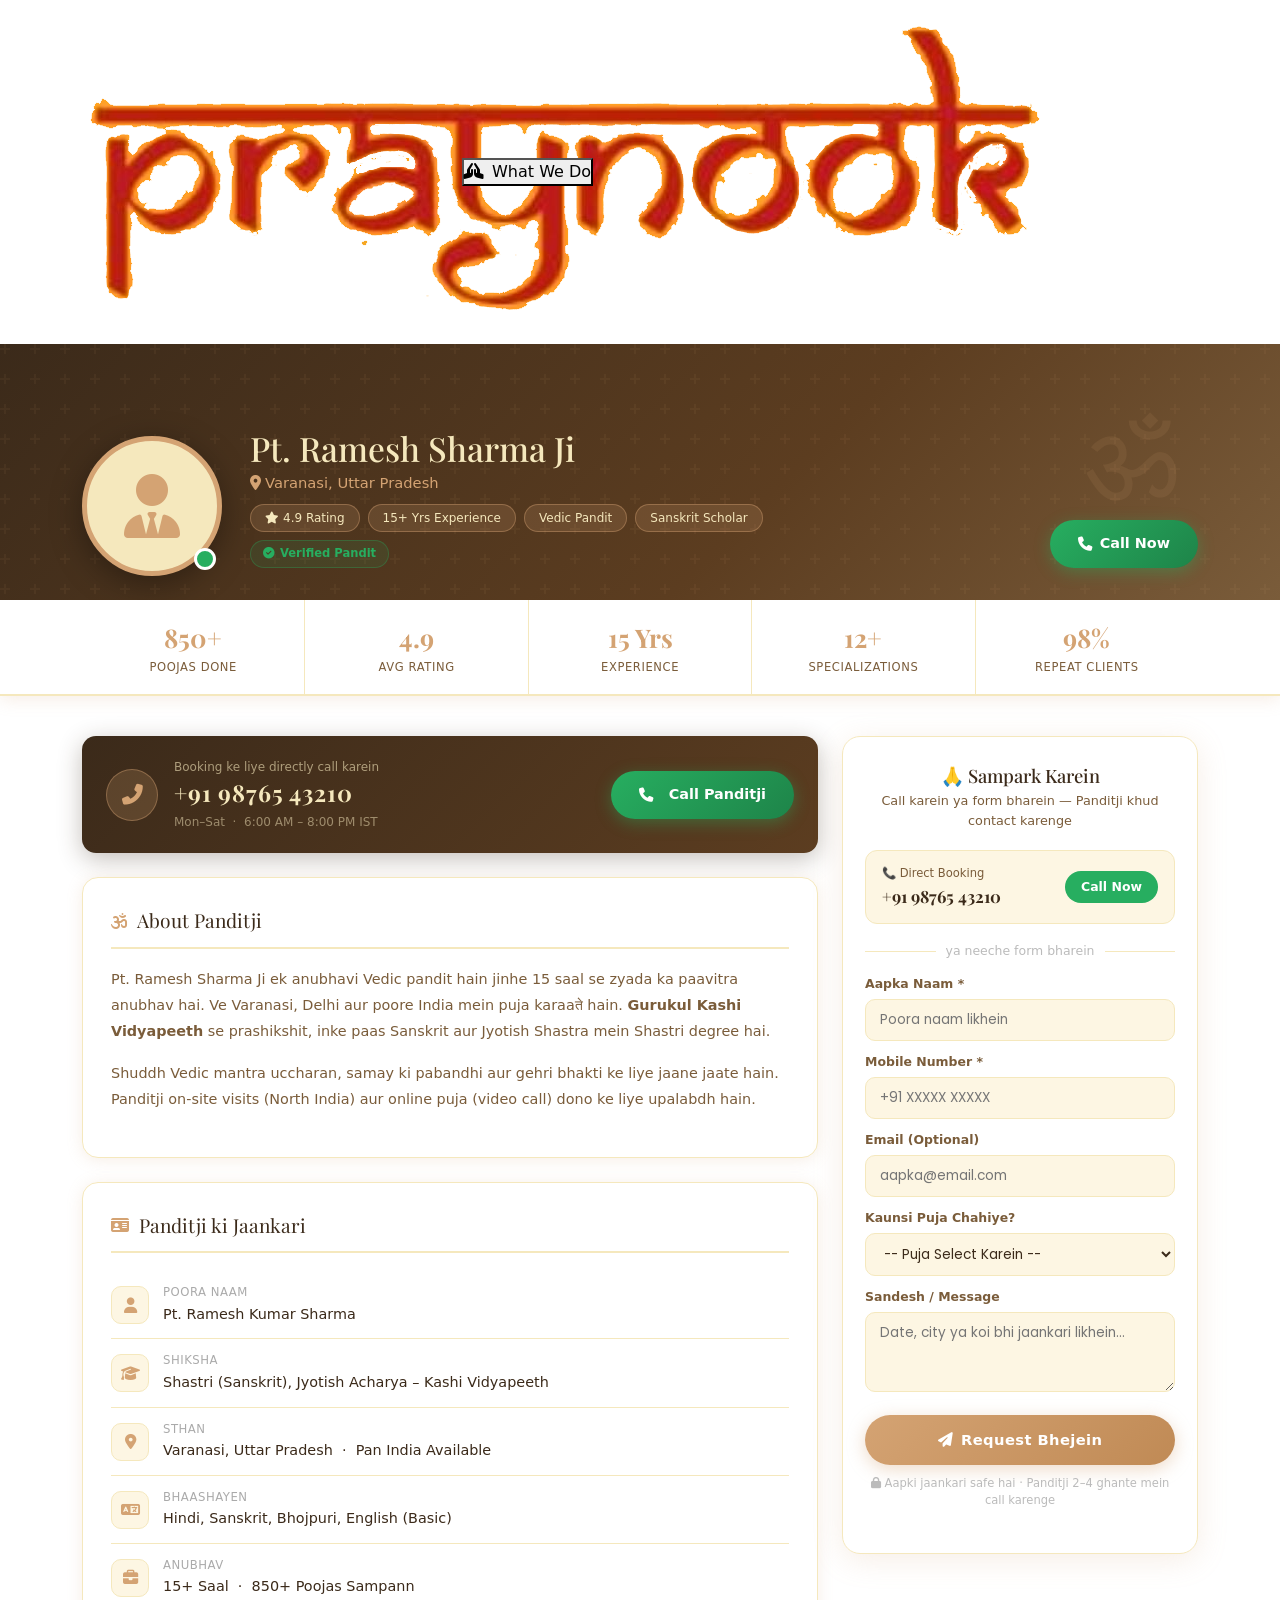
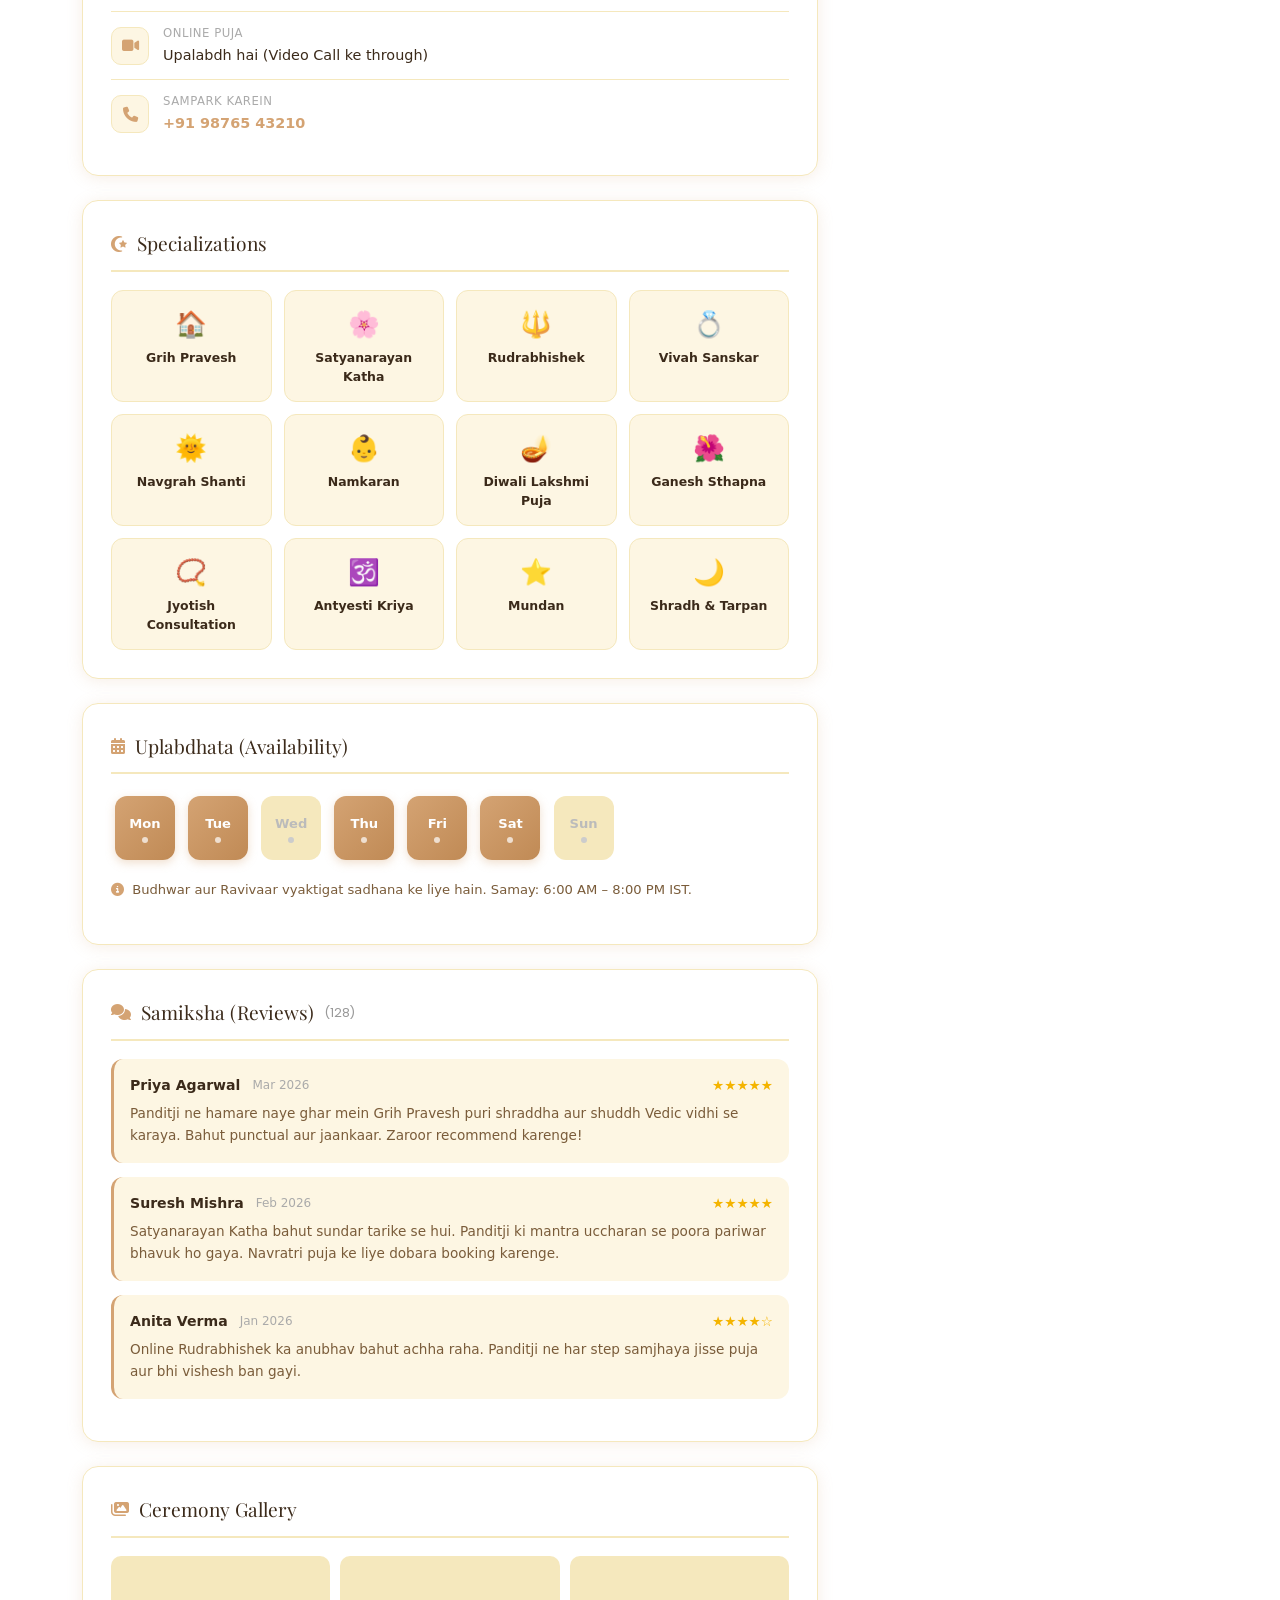
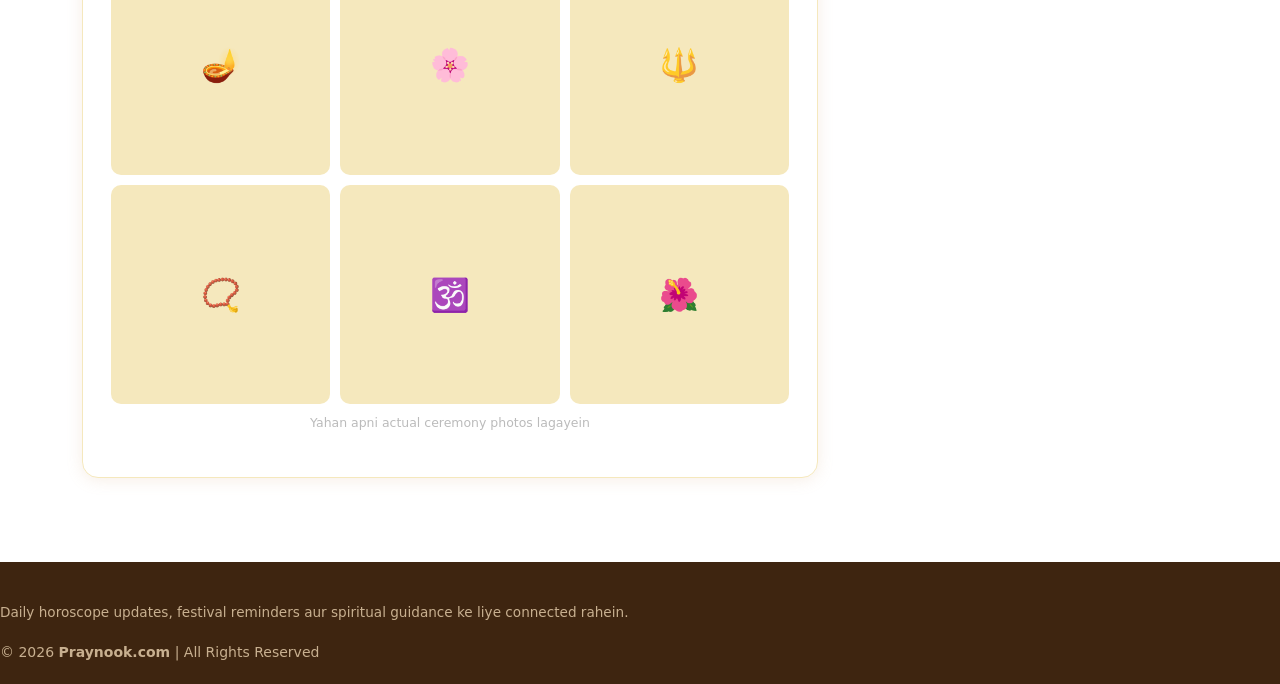
<file: assets/panditji-profile.html>
<!doctype html>
<html lang="en">
<head>
  <meta charset="UTF-8"/>
  <meta name="viewport" content="width=device-width, initial-scale=1.0"/>
  <title>Pt. Ramesh Sharma Ji – Praynook</title>
    <link rel="stylesheet" href="./style.css">
  <link href="https://cdn.jsdelivr.net/npm/bootstrap@5.3.0-alpha1/dist/css/bootstrap.min.css" rel="stylesheet"/>
  <link rel="stylesheet" href="https://cdnjs.cloudflare.com/ajax/libs/font-awesome/6.4.0/css/all.min.css"/>
  <link href="https://fonts.googleapis.com/css2?family=Playfair+Display:ital,wght@0,400;0,700;1,400&family=Poppins:wght@300;400;500;600&display=swap" rel="stylesheet"/>
  <style>
    :root {
      --gold:   #d4a373;
      --cream:  #f5e8bd;
      --deep:   #3b2a1a;
      --mid:    #7a5c3a;
      --light:  #fdf6e3;
      --white:  #ffffff;
      --shadow: rgba(212,163,115,0.18);
    }
    /* HERO */
    .hero-banner {
      background: linear-gradient(135deg, var(--deep) 0%, #5c3d20 60%, var(--mid) 100%);
      padding: 60px 0 0; position: relative; overflow: hidden;
    }
    .hero-banner::before {
      content: ''; position: absolute; inset: 0;
      background: url("data:image/svg+xml,%3Csvg width='60' height='60' viewBox='0 0 60 60' xmlns='http://www.w3.org/2000/svg'%3E%3Cg fill='none' fill-rule='evenodd'%3E%3Cg fill='%23d4a373' fill-opacity='0.06'%3E%3Cpath d='M36 34v-4h-2v4h-4v2h4v4h2v-4h4v-2h-4zm0-30V0h-2v4h-4v2h4v4h2V6h4V4h-4zM6 34v-4H4v4H0v2h4v4h2v-4h4v-2H6zM6 4V0H4v4H0v2h4v4h2V6h4V4H6z'/%3E%3C/g%3E%3C/g%3E%3C/svg%3E");
    }
    .hero-om { font-size: 7rem; color: rgba(212,163,115,0.10); position: absolute; right: 8%; top: 10%; font-family: 'Playfair Display', serif; pointer-events: none; }
    .profile-card-hero { position: relative; z-index: 2; display: flex; align-items: flex-end; gap: 28px; flex-wrap: wrap; }
    .avatar-wrap { position: relative; flex-shrink: 0; }
    .avatar-img {
      width: 140px; height: 140px; border-radius: 50%; border: 5px solid var(--gold);
      background: var(--cream); display: flex; align-items: center; justify-content: center;
      font-size: 4rem; color: var(--gold); box-shadow: 0 8px 32px rgba(0,0,0,.35);
    }
    .avatar-badge { position: absolute; bottom: 6px; right: 6px; background: #27ae60; width: 22px; height: 22px; border-radius: 50%; border: 3px solid var(--white); }
    .hero-info { padding-bottom: 8px; }
    .hero-info h1 { font-family: 'Playfair Display', serif; font-size: 2.1rem; color: var(--cream); margin-bottom: 4px; }
    .hero-info .subtitle { color: var(--gold); font-size: .92rem; font-weight: 500; margin-bottom: 10px; }
    .hero-tags { display: flex; gap: 8px; flex-wrap: wrap; }
    .hero-tag { background: rgba(212,163,115,.18); border: 1px solid rgba(212,163,115,.4); color: var(--cream); border-radius: 50px; padding: 4px 14px; font-size: .75rem; font-weight: 500; }
    .verified-badge { display: inline-flex; align-items: center; gap: 5px; background: rgba(39,174,96,.12); border: 1px solid rgba(39,174,96,.3); color: #27ae60; border-radius: 50px; padding: 4px 12px; font-size: .72rem; font-weight: 600; margin-top: 8px; }
    .hero-actions { margin-left: auto; display: flex; gap: 12px; flex-wrap: wrap; align-items: flex-end; padding-bottom: 8px; }
    .btn-call { background: linear-gradient(135deg, #27ae60, #1e8449); color: var(--white); border: none; border-radius: 50px; padding: 13px 28px; font-weight: 600; font-size: .9rem; cursor: pointer; transition: all .3s; box-shadow: 0 4px 16px rgba(39,174,96,.4); white-space: nowrap; text-decoration: none; display: inline-flex; align-items: center; gap: 8px; }
    .btn-call:hover { transform: translateY(-2px); box-shadow: 0 8px 24px rgba(39,174,96,.5); color: var(--white); }

    /* STATS */
    .stats-bar { background: var(--white); border-bottom: 2px solid var(--cream); box-shadow: 0 4px 16px var(--shadow); }
    .stat-item { text-align: center; padding: 18px 10px; border-right: 1px solid var(--cream); transition: background .2s; }
    .stat-item:last-child { border-right: none; }
    .stat-item:hover { background: var(--light); }
    .stat-num { font-family: 'Playfair Display', serif; font-size: 1.6rem; color: var(--gold); font-weight: 700; }
    .stat-label { font-size: .72rem; color: var(--mid); font-weight: 500; text-transform: uppercase; letter-spacing: .6px; margin-top: 3px; }

    /* MAIN */
    .main-content { padding: 40px 0 60px; }

    /* SECTION CARD */
    .section-card { background: var(--white); border-radius: 16px; border: 1px solid var(--cream); padding: 28px; margin-bottom: 24px; box-shadow: 0 2px 16px var(--shadow); transition: box-shadow .3s; animation: fadeUp .45s ease both; }
    .section-card:hover { box-shadow: 0 6px 28px rgba(212,163,115,.22); }
    .section-card:nth-child(1){animation-delay:.05s}.section-card:nth-child(2){animation-delay:.12s}.section-card:nth-child(3){animation-delay:.19s}.section-card:nth-child(4){animation-delay:.26s}.section-card:nth-child(5){animation-delay:.33s}
    .section-title { font-family: 'Playfair Display', serif; font-size: 1.2rem; color: var(--deep); margin-bottom: 18px; padding-bottom: 12px; border-bottom: 2px solid var(--cream); display: flex; align-items: center; gap: 10px; }
    .section-title i { color: var(--gold); font-size: 1rem; }
    .about-text { font-size: .9rem; line-height: 1.8; color: var(--mid); }

    /* PHONE CARD */
    .phone-card { background: linear-gradient(135deg, var(--deep) 0%, #5c3d20 100%); border-radius: 14px; padding: 22px 24px; display: flex; align-items: center; justify-content: space-between; flex-wrap: wrap; gap: 14px; margin-bottom: 24px; box-shadow: 0 6px 24px rgba(59,42,26,.3); }
    .phone-card-left { display: flex; align-items: center; gap: 16px; }
    .phone-icon-wrap { width: 52px; height: 52px; background: rgba(212,163,115,.2); border: 1.5px solid rgba(212,163,115,.4); border-radius: 50%; display: flex; align-items: center; justify-content: center; font-size: 1.3rem; color: var(--gold); }
    .phone-card-label { font-size: .75rem; color: rgba(245,232,189,.6); font-weight: 500; }
    .phone-card-number { font-family: 'Playfair Display', serif; font-size: 1.45rem; color: var(--cream); font-weight: 700; letter-spacing: 1px; }
    .phone-card-sub { font-size: .75rem; color: rgba(245,232,189,.5); margin-top: 2px; }

    /* INFO ROWS */
    .info-row { display: flex; align-items: flex-start; gap: 14px; padding: 13px 0; border-bottom: 1px solid var(--cream); }
    .info-row:last-child { border-bottom: none; }
    .info-icon { width: 38px; height: 38px; border-radius: 10px; background: var(--light); border: 1.5px solid var(--cream); display: flex; align-items: center; justify-content: center; color: var(--gold); font-size: .95rem; flex-shrink: 0; margin-top: 2px; }
    .info-label { font-size: .73rem; color: #aaa; font-weight: 500; text-transform: uppercase; letter-spacing: .5px; }
    .info-value { font-size: .9rem; color: var(--deep); font-weight: 500; margin-top: 2px; }

    /* SPEC */
    .spec-grid { display: grid; grid-template-columns: repeat(auto-fill, minmax(130px,1fr)); gap: 12px; }
    .spec-item { background: var(--light); border: 1.5px solid var(--cream); border-radius: 12px; padding: 14px 10px; text-align: center; transition: all .25s; }
    .spec-item:hover { background: var(--cream); border-color: var(--gold); transform: translateY(-3px); box-shadow: 0 4px 14px var(--shadow); }
    .spec-icon { font-size: 1.6rem; margin-bottom: 6px; }
    .spec-name { font-size: .78rem; font-weight: 600; color: var(--deep); }

    /* DAYS */
    .day-pill { display: inline-flex; flex-direction: column; align-items: center; justify-content: center; width: 60px; height: 64px; border-radius: 12px; margin: 4px; font-size: .72rem; font-weight: 600; }
    .day-pill.available { background: linear-gradient(135deg, var(--gold), #c08a55); color: var(--white); box-shadow: 0 3px 10px rgba(212,163,115,.35); }
    .day-pill.unavailable { background: var(--cream); color: #bbb; }
    .day-abbr { font-size: .82rem; font-weight: 700; }
    .day-dot { width: 6px; height: 6px; border-radius: 50%; margin-top: 4px; }
    .day-pill.available .day-dot { background: rgba(255,255,255,.7); }
    .day-pill.unavailable .day-dot { background: #ccc; }

    /* REVIEWS */
    .stars { color: #f4b400; font-size: .85rem; }
    .review-card { background: var(--light); border-radius: 12px; padding: 16px; margin-bottom: 14px; border-left: 3px solid var(--gold); }
    .reviewer-name { font-weight: 600; font-size: .88rem; color: var(--deep); }
    .review-date { font-size: .75rem; color: #aaa; margin-left: 8px; }
    .review-text { font-size: .85rem; color: var(--mid); margin-top: 6px; line-height: 1.65; }

    /* GALLERY */
    .gallery-grid { display: grid; grid-template-columns: repeat(3,1fr); gap: 10px; }
    .gallery-item { border-radius: 10px; aspect-ratio: 1; background: var(--cream); display: flex; align-items: center; justify-content: center; font-size: 2rem; cursor: pointer; transition: transform .25s; }
    .gallery-item:hover { transform: scale(1.03); }

    /* SIDEBAR */
    .contact-sidebar { background: var(--white); border-radius: 18px; border: 1.5px solid var(--cream); padding: 28px 22px; box-shadow: 0 6px 30px var(--shadow); position: sticky; top: 90px; }
    .sidebar-head { text-align: center; margin-bottom: 20px; }
    .sidebar-head h4 { font-family: 'Playfair Display', serif; font-size: 1.15rem; color: var(--deep); margin-bottom: 4px; }
    .sidebar-head p { font-size: .8rem; color: var(--mid); }
    .sidebar-phone { background: var(--light); border: 1.5px solid var(--cream); border-radius: 12px; padding: 14px 16px; display: flex; align-items: center; justify-content: space-between; margin-bottom: 18px; }
    .sidebar-phone-num { font-family: 'Playfair Display', serif; font-size: 1.05rem; color: var(--deep); font-weight: 700; }
    .sidebar-phone-label { font-size: .72rem; color: var(--mid); margin-bottom: 2px; }
    .btn-call-sm { background: #27ae60; color: var(--white); border: none; border-radius: 50px; padding: 7px 16px; font-size: .78rem; font-weight: 600; cursor: pointer; white-space: nowrap; text-decoration: none; transition: all .2s; display: inline-block; }
    .btn-call-sm:hover { background: #1e8449; color: var(--white); }
    .divider-or { display: flex; align-items: center; gap: 10px; margin: 14px 0; color: #bbb; font-size: .78rem; }
    .divider-or::before,.divider-or::after { content: ''; flex: 1; height: 1px; background: var(--cream); }

    /* FORM */
    .form-label-sm { font-size: .78rem; color: var(--mid); font-weight: 600; margin-bottom: 5px; display: block; }
    .input-field { width: 100%; background: var(--light); border: 1.5px solid var(--cream); border-radius: 10px; padding: 10px 14px; font-size: .85rem; color: var(--deep); outline: none; font-family: 'Poppins', sans-serif; transition: border-color .2s; margin-bottom: 12px; }
    .input-field:focus { border-color: var(--gold); }
    textarea.input-field { resize: vertical; min-height: 80px; }
    .btn-submit { width: 100%; background: linear-gradient(135deg, var(--gold), #c08a55); color: var(--white); border: none; border-radius: 50px; padding: 14px; font-size: .92rem; font-weight: 600; cursor: pointer; letter-spacing: .4px; transition: all .3s; box-shadow: 0 4px 18px rgba(212,163,115,.4); margin-top: 4px; }
    .btn-submit:hover { transform: translateY(-2px); box-shadow: 0 8px 26px rgba(212,163,115,.5); }
    .form-note { font-size: .72rem; color: #bbb; text-align: center; margin-top: 10px; }

 
    @keyframes fadeUp { from { opacity:0; transform:translateY(20px); } to { opacity:1; transform:translateY(0); } }
    @media (max-width:768px) { .hero-actions { margin-left:0; width:100%; } .profile-card-hero { flex-direction:column; align-items:flex-start; } .hero-om { display:none; } .gallery-grid { grid-template-columns:repeat(2,1fr); } .phone-card { flex-direction:column; } }
  </style>
</head>
<body>

<!-- HEADER -->
 <header class="py-3">
    <div class="container">
      <div class="row align-items-center">
        <div class="col-lg-4 col-md-6 col-sm-8">
          <div class="logo-container">
            <a href="../index.html" class="logo">

              <div class="logo-text"><img src="./image/praynook-logo.png" alt=""></div>
            </a>
          </div>
        </div>
        <div class="col-lg-8 col-md-6 col-sm-4">
          <div class="nav-menu">
            <button class="nav-btn">
              <i class="fas fa-hands-praying me-2"></i>What We Do
            </button>
          </div>
        </div>
      </div>
    </div>
  </header>

<!-- HERO -->
<div class="hero-banner">
  <div class="hero-om">ॐ</div>
  <div class="container py-4">
    <div class="profile-card-hero">
      <div class="avatar-wrap">
        <div class="avatar-img"><i class="fas fa-user-tie"></i></div>
        <div class="avatar-badge"></div>
      </div>
      <div class="hero-info">
        <h1>Pt. Ramesh Sharma Ji</h1>
        <div class="subtitle"><i class="fas fa-map-marker-alt me-1"></i>Varanasi, Uttar Pradesh</div>
        <div class="hero-tags">
          <span class="hero-tag"><i class="fas fa-star me-1"></i>4.9 Rating</span>
          <span class="hero-tag">15+ Yrs Experience</span>
          <span class="hero-tag">Vedic Pandit</span>
          <span class="hero-tag">Sanskrit Scholar</span>
        </div>
        <div class="verified-badge"><i class="fas fa-check-circle"></i> Verified Pandit</div>
      </div>
      <div class="hero-actions">
        <a href="tel:+919876543210" class="btn-call"><i class="fas fa-phone"></i> Call Now</a>
      </div>
    </div>
  </div>
</div>

<!-- STATS -->
<div class="stats-bar">
  <div class="container">
    <div class="row g-0">
      <div class="col stat-item"><div class="stat-num">850+</div><div class="stat-label">Poojas Done</div></div>
      <div class="col stat-item"><div class="stat-num">4.9</div><div class="stat-label">Avg Rating</div></div>
      <div class="col stat-item"><div class="stat-num">15 Yrs</div><div class="stat-label">Experience</div></div>
      <div class="col stat-item"><div class="stat-num">12+</div><div class="stat-label">Specializations</div></div>
      <div class="col stat-item"><div class="stat-num">98%</div><div class="stat-label">Repeat Clients</div></div>
    </div>
  </div>
</div>

<!-- MAIN -->
<div class="main-content">
  <div class="container">
    <div class="row g-4">

      <!-- LEFT -->
      <div class="col-lg-8">

        <!-- Phone Highlight -->
        <div class="phone-card">
          <div class="phone-card-left">
            <div class="phone-icon-wrap"><i class="fas fa-phone-alt"></i></div>
            <div>
              <div class="phone-card-label">Booking ke liye directly call karein</div>
              <div class="phone-card-number">+91 98765 43210</div>
              <div class="phone-card-sub">Mon–Sat &nbsp;·&nbsp; 6:00 AM – 8:00 PM IST</div>
            </div>
          </div>
          <a href="tel:+919876543210" class="btn-call"><i class="fas fa-phone me-2"></i>Call Panditji</a>
        </div>

        <!-- About -->
        <div class="section-card">
          <div class="section-title"><i class="fas fa-om"></i> About Panditji</div>
          <p class="about-text">Pt. Ramesh Sharma Ji ek anubhavi Vedic pandit hain jinhe 15 saal se zyada ka paavitra anubhav hai. Ve Varanasi, Delhi aur poore India mein puja karaaते hain. <strong>Gurukul Kashi Vidyapeeth</strong> se prashikshit, inke paas Sanskrit aur Jyotish Shastra mein Shastri degree hai.</p>
          <p class="about-text mt-2">Shuddh Vedic mantra uccharan, samay ki pabandhi aur gehri bhakti ke liye jaane jaate hain. Panditji on-site visits (North India) aur online puja (video call) dono ke liye upalabdh hain.</p>
        </div>

        <!-- Personal Info -->
        <div class="section-card">
          <div class="section-title"><i class="fas fa-id-card"></i> Panditji ki Jaankari</div>
          <div class="info-row">
            <div class="info-icon"><i class="fas fa-user"></i></div>
            <div><div class="info-label">Poora Naam</div><div class="info-value">Pt. Ramesh Kumar Sharma</div></div>
          </div>
          <div class="info-row">
            <div class="info-icon"><i class="fas fa-graduation-cap"></i></div>
            <div><div class="info-label">Shiksha</div><div class="info-value">Shastri (Sanskrit), Jyotish Acharya – Kashi Vidyapeeth</div></div>
          </div>
          <div class="info-row">
            <div class="info-icon"><i class="fas fa-map-marker-alt"></i></div>
            <div><div class="info-label">Sthan</div><div class="info-value">Varanasi, Uttar Pradesh &nbsp;·&nbsp; Pan India Available</div></div>
          </div>
          <div class="info-row">
            <div class="info-icon"><i class="fas fa-language"></i></div>
            <div><div class="info-label">Bhaashayen</div><div class="info-value">Hindi, Sanskrit, Bhojpuri, English (Basic)</div></div>
          </div>
          <div class="info-row">
            <div class="info-icon"><i class="fas fa-briefcase"></i></div>
            <div><div class="info-label">Anubhav</div><div class="info-value">15+ Saal &nbsp;·&nbsp; 850+ Poojas Sampann</div></div>
          </div>
          <div class="info-row">
            <div class="info-icon"><i class="fas fa-video"></i></div>
            <div><div class="info-label">Online Puja</div><div class="info-value">Upalabdh hai (Video Call ke through)</div></div>
          </div>
          <div class="info-row">
            <div class="info-icon"><i class="fas fa-phone"></i></div>
            <div>
              <div class="info-label">Sampark Karein</div>
              <div class="info-value"><a href="tel:+919876543210" style="color:var(--gold);text-decoration:none;font-weight:600;">+91 98765 43210</a></div>
            </div>
          </div>
        </div>

        <!-- Specializations -->
        <div class="section-card">
          <div class="section-title"><i class="fas fa-star-and-crescent"></i> Specializations</div>
          <div class="spec-grid">
            <div class="spec-item"><div class="spec-icon">🏠</div><div class="spec-name">Grih Pravesh</div></div>
            <div class="spec-item"><div class="spec-icon">🌸</div><div class="spec-name">Satyanarayan Katha</div></div>
            <div class="spec-item"><div class="spec-icon">🔱</div><div class="spec-name">Rudrabhishek</div></div>
            <div class="spec-item"><div class="spec-icon">💍</div><div class="spec-name">Vivah Sanskar</div></div>
            <div class="spec-item"><div class="spec-icon">🌞</div><div class="spec-name">Navgrah Shanti</div></div>
            <div class="spec-item"><div class="spec-icon">👶</div><div class="spec-name">Namkaran</div></div>
            <div class="spec-item"><div class="spec-icon">🪔</div><div class="spec-name">Diwali Lakshmi Puja</div></div>
            <div class="spec-item"><div class="spec-icon">🌺</div><div class="spec-name">Ganesh Sthapna</div></div>
            <div class="spec-item"><div class="spec-icon">📿</div><div class="spec-name">Jyotish Consultation</div></div>
            <div class="spec-item"><div class="spec-icon">🕉️</div><div class="spec-name">Antyesti Kriya</div></div>
            <div class="spec-item"><div class="spec-icon">⭐</div><div class="spec-name">Mundan</div></div>
            <div class="spec-item"><div class="spec-icon">🌙</div><div class="spec-name">Shradh &amp; Tarpan</div></div>
          </div>
        </div>

        <!-- Availability -->
        <div class="section-card">
          <div class="section-title"><i class="fas fa-calendar-alt"></i> Uplabdhata (Availability)</div>
          <div>
            <span class="day-pill available"><span class="day-abbr">Mon</span><span class="day-dot"></span></span>
            <span class="day-pill available"><span class="day-abbr">Tue</span><span class="day-dot"></span></span>
            <span class="day-pill unavailable"><span class="day-abbr">Wed</span><span class="day-dot"></span></span>
            <span class="day-pill available"><span class="day-abbr">Thu</span><span class="day-dot"></span></span>
            <span class="day-pill available"><span class="day-abbr">Fri</span><span class="day-dot"></span></span>
            <span class="day-pill available"><span class="day-abbr">Sat</span><span class="day-dot"></span></span>
            <span class="day-pill unavailable"><span class="day-abbr">Sun</span><span class="day-dot"></span></span>
          </div>
          <p class="mt-3" style="font-size:.82rem; color:var(--mid);">
            <i class="fas fa-info-circle me-1" style="color:var(--gold);"></i>
            Budhwar aur Ravivaar vyaktigat sadhana ke liye hain. Samay: 6:00 AM – 8:00 PM IST.
          </p>
        </div>

        <!-- Reviews -->
        <div class="section-card">
          <div class="section-title"><i class="fas fa-comments"></i> Samiksha (Reviews) <span style="font-size:.8rem;color:#999;font-family:'Poppins';font-weight:400;">(128)</span></div>
          <div class="review-card">
            <div class="d-flex align-items-center flex-wrap gap-1">
              <div class="reviewer-name">Priya Agarwal</div>
              <span class="review-date">Mar 2026</span>
              <div class="stars ms-auto">★★★★★</div>
            </div>
            <div class="review-text">Panditji ne hamare naye ghar mein Grih Pravesh puri shraddha aur shuddh Vedic vidhi se karaya. Bahut punctual aur jaankaar. Zaroor recommend karenge!</div>
          </div>
          <div class="review-card">
            <div class="d-flex align-items-center flex-wrap gap-1">
              <div class="reviewer-name">Suresh Mishra</div>
              <span class="review-date">Feb 2026</span>
              <div class="stars ms-auto">★★★★★</div>
            </div>
            <div class="review-text">Satyanarayan Katha bahut sundar tarike se hui. Panditji ki mantra uccharan se poora pariwar bhavuk ho gaya. Navratri puja ke liye dobara booking karenge.</div>
          </div>
          <div class="review-card">
            <div class="d-flex align-items-center flex-wrap gap-1">
              <div class="reviewer-name">Anita Verma</div>
              <span class="review-date">Jan 2026</span>
              <div class="stars ms-auto">★★★★☆</div>
            </div>
            <div class="review-text">Online Rudrabhishek ka anubhav bahut achha raha. Panditji ne har step samjhaya jisse puja aur bhi vishesh ban gayi.</div>
          </div>
        </div>

        <!-- Gallery -->
        <div class="section-card">
          <div class="section-title"><i class="fas fa-images"></i> Ceremony Gallery</div>
          <div class="gallery-grid">
            <div class="gallery-item">🪔</div>
            <div class="gallery-item">🌸</div>
            <div class="gallery-item">🔱</div>
            <div class="gallery-item">📿</div>
            <div class="gallery-item">🕉️</div>
            <div class="gallery-item">🌺</div>
          </div>
          <p style="font-size:.78rem;color:#bbb;margin-top:10px;text-align:center;">Yahan apni actual ceremony photos lagayein</p>
        </div>

      </div><!-- /col-lg-8 -->

      <!-- RIGHT – Contact Sidebar -->
      <div class="col-lg-4">
        <div class="contact-sidebar">
          <div class="sidebar-head">
            <h4>🙏 Sampark Karein</h4>
            <p>Call karein ya form bharein — Panditji khud contact karenge</p>
          </div>

          <div class="sidebar-phone">
            <div>
              <div class="sidebar-phone-label">📞 Direct Booking</div>
              <div class="sidebar-phone-num">+91 98765 43210</div>
            </div>
            <a href="tel:+919876543210" class="btn-call-sm">Call Now</a>
          </div>

          <div class="divider-or">ya neeche form bharein</div>

          <!-- FormSubmit Form -->
          <form action="https://formsubmit.co/vaibhavawasthi161@gmail.com" method="POST">
            <input type="hidden" name="_captcha" value="false">
            <input type="hidden" name="_subject" value="New Pandit Booking Request 🪔 – Praynook">
            <input type="hidden" name="_template" value="table">

            <label class="form-label-sm">Aapka Naam *</label>
            <input type="text" name="name" class="input-field" placeholder="Poora naam likhein" required>

            <label class="form-label-sm">Mobile Number *</label>
            <input type="tel" name="phone" class="input-field" placeholder="+91 XXXXX XXXXX" required>

            <label class="form-label-sm">Email (Optional)</label>
            <input type="email" name="email" class="input-field" placeholder="aapka@email.com">

            <label class="form-label-sm">Kaunsi Puja Chahiye?</label>
            <select name="puja_type" class="input-field">
              <option value="">-- Puja Select Karein --</option>
              <option>Satyanarayan Katha</option>
              <option>Grih Pravesh</option>
              <option>Rudrabhishek</option>
              <option>Vivah Sanskar</option>
              <option>Namkaran</option>
              <option>Navgrah Shanti</option>
              <option>Online Puja (Video Call)</option>
              <option>Kuch Aur</option>
            </select>

            <label class="form-label-sm">Sandesh / Message</label>
            <textarea name="message" class="input-field" placeholder="Date, city ya koi bhi jaankari likhein..."></textarea>

            <button type="submit" class="btn-submit">
              <i class="fas fa-paper-plane me-2"></i>Request Bhejein
            </button>
            <p class="form-note"><i class="fas fa-lock me-1"></i>Aapki jaankari safe hai · Panditji 2–4 ghante mein call karenge</p>
          </form>

        </div>
      </div>

    </div>
  </div>
</div>

<footer>
  <p>Daily horoscope updates, festival reminders aur spiritual guidance ke liye connected rahein.</p>
  <small>© 2026 <strong>Praynook.com</strong> | All Rights Reserved</small>
</footer>

<script src="https://cdn.jsdelivr.net/npm/bootstrap@5.3.0-alpha1/dist/js/bootstrap.bundle.min.js"></script>
</body>
</html>
</file>
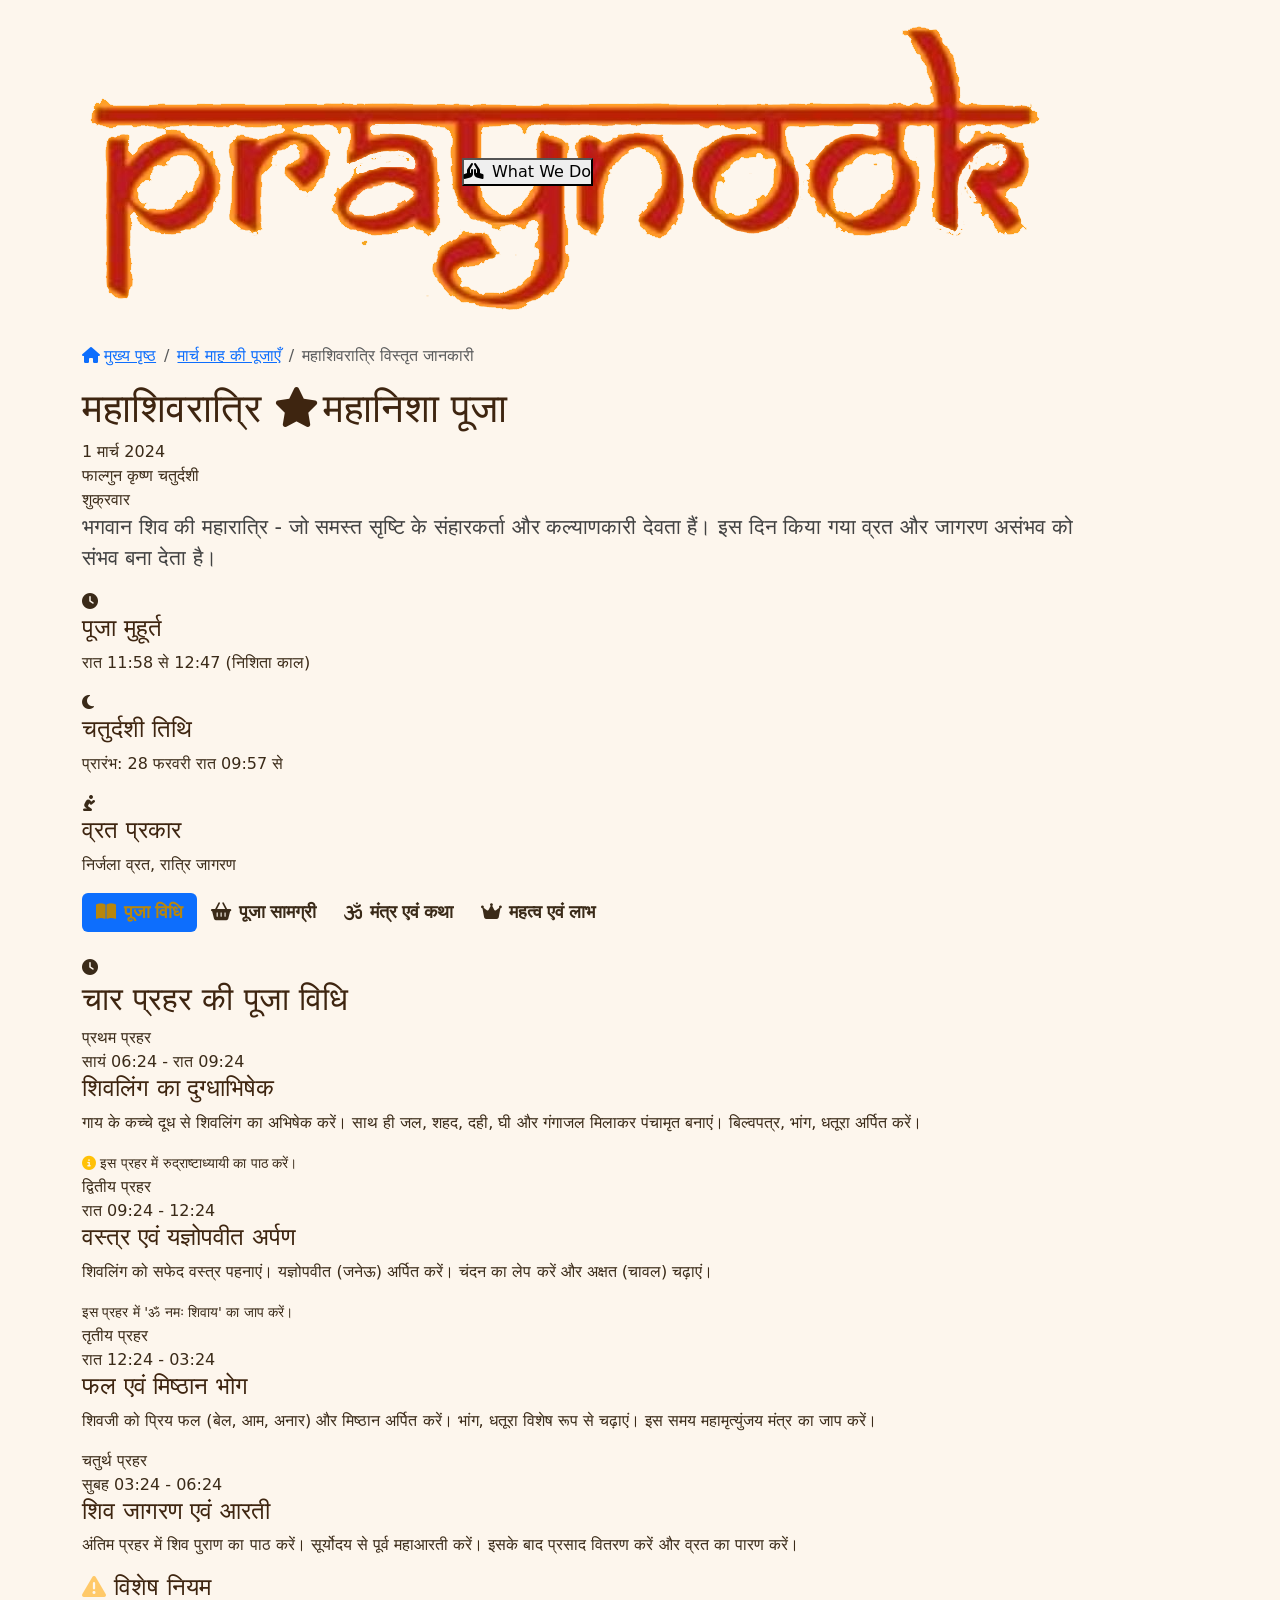
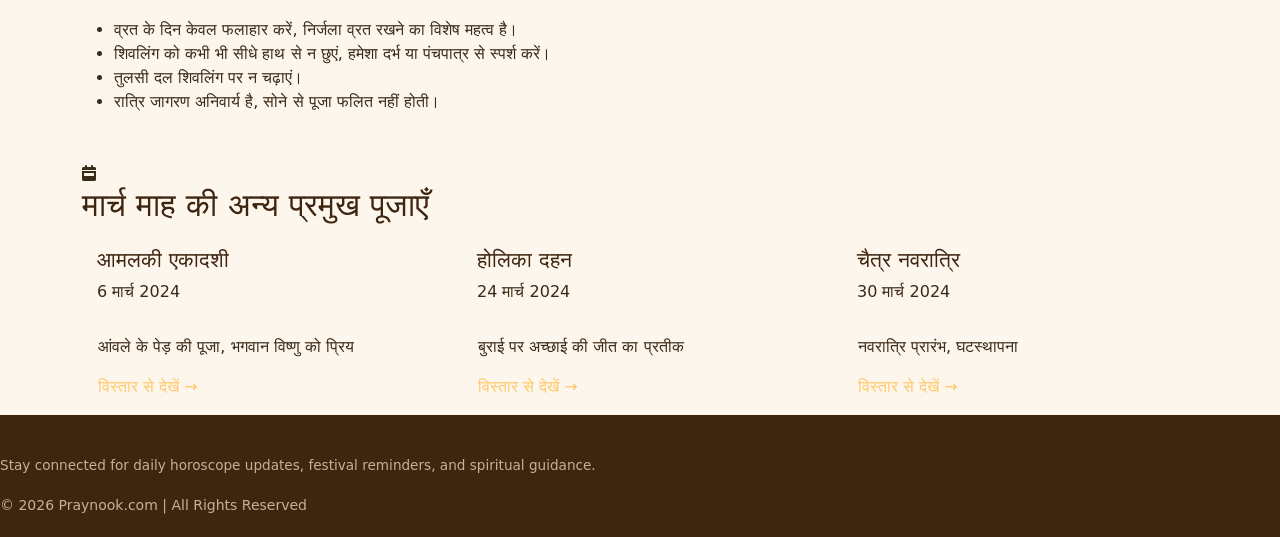
<file: assets/pooja-details.html>
<!DOCTYPE html>
<html lang="en">

<head>
  <meta charset="UTF-8">
  <meta name="viewport" content="width=device-width, initial-scale=1.0">
  <title>Hindu Pooja & Festivals Guide</title>
  <!-- Bootstrap CSS -->
  <link href="https://cdn.jsdelivr.net/npm/bootstrap@5.3.0-alpha1/dist/css/bootstrap.min.css" rel="stylesheet">
  <!-- Font Awesome -->
  <link rel="stylesheet" href="https://cdnjs.cloudflare.com/ajax/libs/font-awesome/6.4.0/css/all.min.css">
  <!-- Google Fonts -->
  <link
    href="https://fonts.googleapis.com/css2?family=Playfair+Display:wght@400;700&family=Poppins:wght@300;400;500;600&display=swap"
    rel="stylesheet">
  <link rel="stylesheet" href="./style.css">
</head>

<body>
  <!-- Header Section -->
  <header class="py-3">
    <div class="container">
      <div class="row align-items-center">
        <div class="col-lg-4 col-md-6 col-sm-8">
          <div class="logo-container">
            <a href="../index.html" class="logo">

              <div class="logo-text"><img src="./image/praynook-logo.png" alt=""></div>
            </a>
          </div>
        </div>
        <div class="col-lg-8 col-md-6 col-sm-4">
          <div class="nav-menu">
            <button class="nav-btn">
              <i class="fas fa-hands-praying me-2"></i>What We Do
            </button>
          </div>
        </div>
      </div>
    </div>
  </header>

 <section class="detail-page-section">
    <div class="container">
      
      <!-- Breadcrumb -->
      <nav aria-label="breadcrumb">
        <ol class="breadcrumb custom-breadcrumb">
          <li class="breadcrumb-item"><a href="#"><i class="fas fa-home me-1"></i>मुख्य पृष्ठ</a></li>
          <li class="breadcrumb-item"><a href="#">मार्च माह की पूजाएँ</a></li>
          <li class="breadcrumb-item active" aria-current="page">महाशिवरात्रि विस्तृत जानकारी</li>
        </ol>
      </nav>

      <!-- Main Title -->
      <h1 class="pooja-main-title">
        महाशिवरात्रि 
        <span><i class="fas fa-star me-1"></i>महानिशा पूजा</span>
      </h1>

      <!-- Hero Card with Main Info -->
      <div class="pooja-hero-card">
        <div class="date-mega-badge">
          <div class="day-date">1 मार्च 2024</div>
          <div class="month-year">फाल्गुन कृष्ण चतुर्दशी<br>शुक्रवार</div>
        </div>

        <p class="lead" style="color: #424242; font-size: 1.3rem; max-width: 90%;">
          भगवान शिव की महारात्रि - जो समस्त सृष्टि के संहारकर्ता और कल्याणकारी देवता हैं। 
          इस दिन किया गया व्रत और जागरण असंभव को संभव बना देता है।
        </p>

        <!-- Quick Info Pills -->
        <div class="info-pills">
          <div class="pill-item">
            <div class="pill-icon"><i class="fas fa-clock"></i></div>
            <div class="pill-content">
              <h4>पूजा मुहूर्त</h4>
              <p>रात 11:58 से 12:47 (निशिता काल)</p>
            </div>
          </div>
          <div class="pill-item">
            <div class="pill-icon"><i class="fas fa-moon"></i></div>
            <div class="pill-content">
              <h4>चतुर्दशी तिथि</h4>
              <p>प्रारंभ: 28 फरवरी रात 09:57 से</p>
            </div>
          </div>
          <div class="pill-item">
            <div class="pill-icon"><i class="fas fa-pray"></i></div>
            <div class="pill-content">
              <h4>व्रत प्रकार</h4>
              <p>निर्जला व्रत, रात्रि जागरण</p>
            </div>
          </div>
        </div>
      </div>

      <!-- Tabbed Content for Detailed Information -->
      <ul class="nav nav-pills mb-4 detail-tabs" id="pills-tab" role="tablist">
        <li class="nav-item" role="presentation">
          <button class="nav-link active" id="pills-vidhi-tab" data-bs-toggle="pill" data-bs-target="#pills-vidhi" type="button" role="tab">
            <i class="fas fa-book-open me-2"></i>पूजा विधि
          </button>
        </li>
        <li class="nav-item" role="presentation">
          <button class="nav-link" id="pills-samagri-tab" data-bs-toggle="pill" data-bs-target="#pills-samagri" type="button" role="tab">
            <i class="fas fa-shopping-basket me-2"></i>पूजा सामग्री
          </button>
        </li>
        <li class="nav-item" role="presentation">
          <button class="nav-link" id="pills-mantra-tab" data-bs-toggle="pill" data-bs-target="#pills-mantra" type="button" role="tab">
            <i class="fas fa-om me-2"></i>मंत्र एवं कथा
          </button>
        </li>
        <li class="nav-item" role="presentation">
          <button class="nav-link" id="pills-mahatmya-tab" data-bs-toggle="pill" data-bs-target="#pills-mahatmya" type="button" role="tab">
            <i class="fas fa-crown me-2"></i>महत्व एवं लाभ
          </button>
        </li>
      </ul>

      <!-- Tab Content -->
      <div class="tab-content" id="pills-tabContent">
        
        <!-- Tab 1: पूजा विधि (Detailed Step by Step) -->
        <div class="tab-pane fade show active" id="pills-vidhi" role="tabpanel">
          <div class="section-header">
            <div class="header-icon"><i class="fas fa-clock"></i></div>
            <h2>चार प्रहर की पूजा विधि</h2>
          </div>

          <div class="timeline">
            <!-- प्रहर 1 -->
            <div class="timeline-item">
              <div class="timeline-time">प्रथम प्रहर<br>सायं 06:24 - रात 09:24</div>
              <div class="timeline-content">
                <h4>शिवलिंग का दुग्धाभिषेक</h4>
                <p>गाय के कच्चे दूध से शिवलिंग का अभिषेक करें। साथ ही जल, शहद, दही, घी और गंगाजल मिलाकर पंचामृत बनाएं। बिल्वपत्र, भांग, धतूरा अर्पित करें।</p>
                <small><i class="fas fa-info-circle text-warning"></i> इस प्रहर में रुद्राष्टाध्यायी का पाठ करें।</small>
              </div>
            </div>

            <!-- प्रहर 2 -->
            <div class="timeline-item">
              <div class="timeline-time">द्वितीय प्रहर<br>रात 09:24 - 12:24</div>
              <div class="timeline-content">
                <h4>वस्त्र एवं यज्ञोपवीत अर्पण</h4>
                <p>शिवलिंग को सफेद वस्त्र पहनाएं। यज्ञोपवीत (जनेऊ) अर्पित करें। चंदन का लेप करें और अक्षत (चावल) चढ़ाएं।</p>
                <small>इस प्रहर में 'ॐ नमः शिवाय' का जाप करें।</small>
              </div>
            </div>

            <!-- प्रहर 3 -->
            <div class="timeline-item">
              <div class="timeline-time">तृतीय प्रहर<br>रात 12:24 - 03:24</div>
              <div class="timeline-content">
                <h4>फल एवं मिष्ठान भोग</h4>
                <p>शिवजी को प्रिय फल (बेल, आम, अनार) और मिष्ठान अर्पित करें। भांग, धतूरा विशेष रूप से चढ़ाएं। इस समय महामृत्युंजय मंत्र का जाप करें।</p>
              </div>
            </div>

            <!-- प्रहर 4 -->
            <div class="timeline-item">
              <div class="timeline-time">चतुर्थ प्रहर<br>सुबह 03:24 - 06:24</div>
              <div class="timeline-content">
                <h4>शिव जागरण एवं आरती</h4>
                <p>अंतिम प्रहर में शिव पुराण का पाठ करें। सूर्योदय से पूर्व महाआरती करें। इसके बाद प्रसाद वितरण करें और व्रत का पारण करें।</p>
              </div>
            </div>
          </div>

          <!-- Special Notes -->
          <div class="important-notes">
            <h4 class="mb-3"><i class="fas fa-exclamation-triangle me-2" style="color: #ffc969;"></i>विशेष नियम</h4>
            <ul class="mb-0">
              <li>व्रत के दिन केवल फलाहार करें, निर्जला व्रत रखने का विशेष महत्व है।</li>
              <li>शिवलिंग को कभी भी सीधे हाथ से न छुएं, हमेशा दर्भ या पंचपात्र से स्पर्श करें।</li>
              <li>तुलसी दल शिवलिंग पर न चढ़ाएं।</li>
              <li>रात्रि जागरण अनिवार्य है, सोने से पूजा फलित नहीं होती।</li>
            </ul>
          </div>
        </div>

        <!-- Tab 2: पूजा सामग्री -->
        <div class="tab-pane fade" id="pills-samagri" role="tabpanel">
          <div class="section-header">
            <div class="header-icon"><i class="fas fa-list"></i></div>
            <h2>आवश्यक पूजा सामग्री</h2>
          </div>

          <div class="items-grid">
            <div class="item-card">
              <i class="fas fa-tint"></i>
              <h5>दूध, दही, घी</h5>
              <p>पंचामृत के लिए</p>
            </div>
            <div class="item-card">
              <i class="fas fa-leaf"></i>
              <h5>बिल्वपत्र</h5>
              <p>108 पत्ते</p>
            </div>
            <div class="item-card">
              <i class="fas fa-seedling"></i>
              <h5>धतूरा, भांग</h5>
              <p>भोलेनाथ को प्रिय</p>
            </div>
            <div class="item-card">
              <i class="fas fa-gem"></i>
              <h5>चंदन</h5>
              <p>शीतलता के लिए</p>
            </div>
            <div class="item-card">
              <i class="fas fa-cannabis"></i>
              <h5>अक्षत, रोली</h5>
              <p>शुभता के लिए</p>
            </div>
            <div class="item-card">
              <i class="fas fa-fire"></i>
              <h5>दीपक, कपूर</h5>
              <p>आरती के लिए</p>
            </div>
            <div class="item-card">
              <i class="fas fa-apple-alt"></i>
              <h5>फल (बेल)</h5>
              <p>विशेष भोग</p>
            </div>
            <div class="item-card">
              <i class="fas fa-tshirt"></i>
              <h5>वस्त्र, जनेऊ</h5>
              <p>चढ़ाने के लिए</p>
            </div>
          </div>

          <!-- Download Samagri List -->
          <div class="download-card">
            <i class="fas fa-file-pdf fa-3x mb-3" style="color: #ffc969;"></i>
            <h4>पूजा सामग्री सूची डाउनलोड करें</h4>
            <p class="text-muted mb-4">संपूर्ण सामग्री की प्रिंटेबल PDF</p>
            <button class="btn-download"><i class="fas fa-download me-2"></i>PDF डाउनलोड करें</button>
          </div>
        </div>

        <!-- Tab 3: मंत्र एवं कथा -->
        <div class="tab-pane fade" id="pills-mantra" role="tabpanel">
          <div class="section-header">
            <div class="header-icon"><i class="fas fa-om"></i></div>
            <h2>शिव मंत्र एवं पौराणिक कथा</h2>
          </div>

          <!-- Main Mantra -->
          <div class="mantra-card">
            <div class="mantra-text">ॐ नमः शिवाय</div>
            <div class="mantra-meaning">
              <strong>अर्थ :</strong> भगवान शिव को प्रणाम। यह पंचाक्षर मंत्र समस्त मनोकामनाएं पूर्ण करता है। इसका अधिकतम जाप रुद्राक्ष की माला से करें।
            </div>
          </div>

          <div class="row mt-4">
            <div class="col-md-6">
              <div class="mantra-card" style="background: #424242;">
                <div class="mantra-text" style="font-size: 1.5rem;">महामृत्युंजय मंत्र</div>
                <p style="color: #ffc969; font-size: 1.2rem;">ॐ त्र्यम्बकं यजामहे सुगन्धिं पुष्टिवर्धनम्। उर्वारुकमिव बन्धनान् मृत्योर्मुक्षीय माऽमृतात्।।</p>
                <p class="text-white">मृत्यु के भय से मुक्ति दिलाने वाला मंत्र</p>
              </div>
            </div>
            <div class="col-md-6">
              <div class="mantra-card" style="background: #424242;">
                <div class="mantra-text" style="font-size: 1.5rem;">रुद्र मंत्र</div>
                <p style="color: #ffc969; font-size: 1.2rem;">ॐ नमो भगवते रुद्राय</p>
                <p class="text-white">रुद्र रूप की आराधना के लिए</p>
              </div>
            </div>
          </div>

          <!-- Story Section -->
          <div class="section-header mt-5">
            <div class="header-icon"><i class="fas fa-book"></i></div>
            <h2>महाशिवरात्रि की कथा</h2>
          </div>

          <div class="pooja-hero-card" style="padding: 30px;">
            <h4 class="mb-3" style="color: #424242;">समुद्र मंथन से जुड़ी पौराणिक कथा</h4>
            <p>एक बार देवताओं और दानवों ने मिलकर समुद्र मंथन किया। मंथन से हलाहल विष निकला जिससे सृष्टि के विनाश का भय उत्पन्न हो गया। सभी ने भगवान शिव से प्रार्थना की। शिवजी ने करुणावश उस विष को अपने कंठ में धारण कर लिया। विष के प्रभाव से उनका कंठ नीला हो गया और वे नीलकंठ कहलाए।</p>
            <p>इस घटना की स्मृति में महाशिवरात्रि मनाई जाती है। इस दिन भगवान शिव ने विष को धारण कर समस्त सृष्टि की रक्षा की थी। इसलिए इस दिन जागरण कर शिवजी का अभिषेक करने से मोक्ष की प्राप्ति होती है।</p>
          </div>
        </div>

        <!-- Tab 4: महत्व एवं लाभ -->
        <div class="tab-pane fade" id="pills-mahatmya" role="tabpanel">
          <div class="section-header">
            <div class="header-icon"><i class="fas fa-crown"></i></div>
            <h2>व्रत का महत्व एवं आध्यात्मिक लाभ</h2>
          </div>

          <div class="row">
            <div class="col-lg-7">
              <ul class="benefits-list">
                <li><i class="fas fa-heart"></i> <strong>आध्यात्मिक उन्नति :</strong> मन की शांति और आत्मिक बल मिलता है।</li>
                <li><i class="fas fa-shield-alt"></i> <strong>रोगों से मुक्ति :</strong> महामृत्युंजय मंत्र के जाप से असाध्य रोग ठीक होते हैं।</li>
                <li><i class="fas fa-chart-line"></i> <strong>करियर में सफलता :</strong> भगवान शिव की कृपा से बाधाएं दूर होती हैं।</li>
                <li><i class="fas fa-hand-holding-heart"></i> <strong>वैवाहिक सुख :</strong> अविवाहितों को योग्य जीवनसाथी मिलता है।</li>
                <li><i class="fas fa-peace"></i> <strong>मोक्ष की प्राप्ति :</strong> शिवजी के लोक (कैलाश) में वास होता है।</li>
              </ul>
            </div>
            <div class="col-lg-5">
              <div style="background: #424242; border-radius: 30px; padding: 30px; color: white; height: 100%;">
                <i class="fas fa-quote-right fa-3x mb-3" style="color: #ffc969; opacity: 0.5;"></i>
                <p style="font-size: 1.1rem; font-style: italic;">"ये न सा रजनी यत्र उषित्वा व्रतिनो हरिः। शिवं भवति भूतानां तां शिवरात्रिं प्रकुर्वते।।"</p>
                <p class="mt-3">जिस रात व्रत धारण करने से भगवान शिव प्रसन्न होते हैं और सबका कल्याण करते हैं, वही शिवरात्रि है।</p>
              </div>
            </div>
          </div>

          <!-- Panchang Section -->
          <div class="section-header mt-5">
            <div class="header-icon"><i class="fas fa-calendar-alt"></i></div>
            <h2>शुभ मुहूर्त (पंचांग)</h2>
          </div>

          <div class="table-responsive">
            <table class="table table-bordered" style="background: white; border-radius: 20px; overflow: hidden;">
              <thead style="background: #ffc969; color: #424242;">
                <tr>
                  <th>मुहूर्त</th>
                  <th>प्रारंभ</th>
                  <th>समाप्ति</th>
                </tr>
              </thead>
              <tbody>
                <tr><td>चतुर्दशी तिथि प्रारंभ</td><td>28 फरवरी, 09:57 PM</td><td>29 फरवरी, 06:17 PM</td></tr>
                <tr><td>निशिता काल पूजा</td><td>1 मार्च, 12:08 AM</td><td>1 मार्च, 12:57 AM</td></tr>
                <tr><td>प्रदोष काल</td><td>29 फरवरी, 05:54 PM</td><td>29 फरवरी, 08:23 PM</td></tr>
                <tr><td>व्रत पारण समय</td><td>1 मार्च, 06:42 AM</td><td>1 मार्च, 03:16 PM</td></tr>
              </tbody>
            </table>
          </div>
        </div>
      </div>

      <!-- Related Poojas -->
      <div class="section-header mt-5">
        <div class="header-icon"><i class="fas fa-calendar-week"></i></div>
        <h2>मार्च माह की अन्य प्रमुख पूजाएँ</h2>
      </div>

      <div class="row g-4">
        <div class="col-md-4">
          <div class="pooja-card" style="border-radius: 25px;">
            <div class="pooja-header" style="padding: 15px;">
              <h4 style="font-size: 1.3rem;">आमलकी एकादशी</h4>
              <span class="pooja-date">6 मार्च 2024</span>
            </div>
            <div class="p-3">
              <p>आंवले के पेड़ की पूजा, भगवान विष्णु को प्रिय</p>
              <a href="#" class="text-decoration-none" style="color: #ffc969;">विस्तार से देखें →</a>
            </div>
          </div>
        </div>
        <div class="col-md-4">
          <div class="pooja-card" style="border-radius: 25px;">
            <div class="pooja-header" style="padding: 15px;">
              <h4 style="font-size: 1.3rem;">होलिका दहन</h4>
              <span class="pooja-date">24 मार्च 2024</span>
            </div>
            <div class="p-3">
              <p>बुराई पर अच्छाई की जीत का प्रतीक</p>
              <a href="#" class="text-decoration-none" style="color: #ffc969;">विस्तार से देखें →</a>
            </div>
          </div>
        </div>
        <div class="col-md-4">
          <div class="pooja-card" style="border-radius: 25px;">
            <div class="pooja-header" style="padding: 15px;">
              <h4 style="font-size: 1.3rem;">चैत्र नवरात्रि</h4>
              <span class="pooja-date">30 मार्च 2024</span>
            </div>
            <div class="p-3">
              <p>नवरात्रि प्रारंभ, घटस्थापना</p>
              <a href="#" class="text-decoration-none" style="color: #ffc969;">विस्तार से देखें →</a>
            </div>
          </div>
        </div>
      </div>

    </div>
  </section>


  
  <!-- simple footer (normal, no header) -->
  <footer>
    <p>Stay connected for daily horoscope updates, festival reminders, and spiritual guidance.</p>
    <small>© 2026 Praynook.com | All Rights Reserved</small>
  </footer>


  <!-- Bootstrap & JS -->
  <script src="https://cdn.jsdelivr.net/npm/bootstrap@5.3.0-alpha1/dist/js/bootstrap.bundle.min.js"></script>
  
</body>

</html>
</file>
<file: assets/style.css>
:root {
      --cream: #f5ede0;
      --warm-bg: #fdf6ed;
      --sand: #e8d5b7;
      --gold: #b8860b;
      --gold-light: #d4a835;
      --brown: #5c3a1e;
      --brown-dark: #3e2510;
      --sage: #7a8c6e;
      --text: #3a2a18;
      --muted: #7a6a55;
      --white: #fff;
      --btn-primary: #2e652ee8;
      --btn-hover: #2e1f0e;
    }

    *, *::before, *::after { box-sizing: border-box; margin: 0; padding: 0; }

    body {
      background-color: var(--warm-bg);
      color: var(--text);
      overflow-x: hidden;
    }

    h1, h2, h3, h4, h5 {
      color: var(--brown-dark);
    }

    /* ===== NAVBAR ===== */
    .navbar {
      background: var(--cream);
      border-bottom: 1px solid var(--sand);
      padding: 12px 0;
      position: sticky;
      top: 0;
      z-index: 1000;
      box-shadow: 0 2px 16px rgba(90,50,10,0.07);
    }
    .navbar-brand {
      font-family: 'Cormorant Garamond', serif;
      font-size: 1.7rem;
      font-weight: 600;
      color: var(--brown-dark) !important;
      letter-spacing: 0.5px;
    }
    .navbar-brand span { color: var(--gold); }
    .nav-link {
      font-family: 'Nunito', sans-serif;
      font-size: 18px;
      color: var(--text) !important;
      font-weight: 600;
      padding: 6px 14px !important;
      transition: color 0.2s;
    }
    .nav-link:hover, .nav-link.active { color: var(--gold) !important; }
    .btn-login {
      background: var(--btn-primary) !important;
      color: var(--white) !important;
      border-radius: 6px;
      padding: 7px 20px !important;
      font-size: 0.88rem;
      font-weight: 700;
      transition: background 0.2s;
    }
    .btn-login:hover { background: var(--btn-hover) !important; }

    /* ===== HERO ===== */
    .hero {
      min-height: 88vh;
      position: relative;
      overflow: hidden;
      display: flex;
      align-items: center;
      padding: 60px 0 40px;
    }
    .hero::before {
      content: '';
      position: absolute;
      inset: 0;
        background: linear-gradient(rgb(0 0 0 / 64%), /* overlay color */ rgb(54 103 51 / 55%)), url(../assets/image/banner-hero.png);
    background-size: cover;
      opacity: 1;
    }
    .hero-text { position: relative; z-index: 2; }
    .hero-text h1 {
      font-size: 52px;
    line-height: 72px;
      color: white;
      margin-bottom: 16px;
    }
    .hero-text p {
      font-size: 1rem;
      color: #f8f8f8;
      max-width: 440px;
      line-height: 1.7;
      margin-bottom: 28px;
    }
    .btn-primary-custom {
      background: var(--btn-primary);
      color: var(--white);
      border: none;
      border-radius: 7px;
      padding: 12px 28px;
      font-weight: 700;
      font-size: 0.95rem;
      transition: background 0.2s, transform 0.15s;
      display: inline-block;
      text-decoration: none;
    }
    .btn-primary-custom:hover {
      background: var(--btn-hover);
      color: var(--white);
      transform: translateY(-2px);
    }
    .btn-outline-custom {
      background: transparent;
      color: var(--brown-dark);
      border: 2px solid var(--brown-dark);
      border-radius: 7px;
      padding: 11px 26px;
      font-weight: 700;
      font-size: 0.95rem;
      transition: all 0.2s;
      display: inline-block;
      text-decoration: none;
      margin-left: 12px;
    }
    .btn-outline-custom:hover {
      background: var(--brown-dark);
      color: var(--white);
    }
    .hero-image-col {
      position: relative;
      z-index: 2;
      text-align: center;
    }
   
    @keyframes floatUp {
      from { transform: translateY(0); }
      to { transform: translateY(-12px); }
    }
    /* Decorative diya gold circle */
    .hero-deco {
      position: absolute;
      right: -40px;
      bottom: 40px;
      width: 160px;
      height: 160px;
      border-radius: 50%;
      background: radial-gradient(circle, #d4a83522 0%, transparent 70%);
      border: 2px dashed #d4a83555;
      animation: spin 20s linear infinite;
    }
    @keyframes spin { to { transform: rotate(360deg); } }

    /* ===== FEATURE CARDS ===== */
    .section-cards {
      background: var(--cream);
      padding: 60px 0;
    }
    .feature-card {
      background: var(--warm-bg);
      border: 1.5px solid var(--sand);
      border-radius: 16px;
      padding: 28px 20px 24px;
      text-align: center;
      transition: box-shadow 0.25s, transform 0.2s;
      height: 100%;
    }
    .feature-card:hover {
      box-shadow: 0 12px 40px rgba(90,50,10,0.12);
      transform: translateY(-5px);
    }
    .feature-card .card-img {
      width: 100%;
      height: 160px;
      object-fit: cover;
      border-radius: 10px;
      margin-bottom: 16px;
      background: var(--sand);
    }
    .card-icon-placeholder {
      width: 100%;
      border-radius: 10px;
      margin-bottom: 16px;
      display: flex;
      align-items: center;
      justify-content: center;
      font-size: 4rem;
    }
    .card-icon-placeholder img{
      width: 100%;
      height: 218px;
      object-fit: cover;
    }
    .pooja-bg { background: linear-gradient(135deg, #f5deb3, #e8c97a); }
    .pandit-bg { background: linear-gradient(135deg, #f0e6d0, #d4b896); }
    .ancestry-bg { background: linear-gradient(135deg, #dde8d0, #b8cca8); }
    .feature-card h4 {
      font-size: 1.3rem;
      margin-bottom: 8px;
    }
    .feature-card p {
      font-size: 0.88rem;
      color: var(--muted);
      line-height: 1.6;
      margin-bottom: 16px;
    }
    .btn-card {
      background: var(--btn-primary);
      color: var(--white);
      border: none;
      border-radius: 6px;
      padding: 9px 22px;
      font-size: 0.88rem;
      font-weight: 700;
      transition: background 0.2s;
      text-decoration: none;
      display: inline-block;
    }
    .btn-card:hover { background: var(--btn-hover); color: var(--white); }

    /* ===== SPLIT SECTION ===== */
    .split-section {
      padding: 60px 0;
      background: var(--warm-bg);
    }
    .split-label {
      font-size: 0.75rem;
      font-weight: 700;
      letter-spacing: 2px;
      text-transform: uppercase;
      color: var(--gold);
      margin-bottom: 8px;
    }
    .split-section h2 { font-size: 2rem; margin-bottom: 14px; }
    .split-section > .container > .row > .col-lg-6 {
      padding: 32px 28px;
    }
    .split-divider {
      border-left: 2px solid var(--sand);
    }
    .service-item {
      display: flex;
      align-items: flex-start;
      gap: 14px;
      margin-bottom: 20px;
    }
    .service-icon {
      width: 44px;
      height: 44px;
      border-radius: 50%;
      background: #2e652ee8;
      display: flex;
      align-items: center;
      justify-content: center;
      font-size: 1.2rem;
      flex-shrink: 0;
      color: white;
    }
    .service-item h5 { font-size: 1.05rem; margin-bottom: 2px; }
    .service-item p { font-size: 0.85rem; color: var(--muted); margin: 0; }
    .btn-view-all {
      display: inline-block;
      margin-top: 8px;
      border: 2px solid var(--btn-primary);
      color: var(--btn-primary);
      border-radius: 7px;
      padding: 10px 24px;
      font-weight: 700;
      font-size: 0.9rem;
      text-decoration: none;
      transition: all 0.2s;
    }
    .ritual-section{
       display: grid;
  grid-template-columns: repeat(2, 1fr); /* 2 cards per row */
  gap: 20px;
    }
    .btn-view-all:hover { background: var(--btn-primary); color: white; }

    /* Ancestry form */
    .ancestry-col { background: var(--cream); border-radius: 14px; padding: 28px; }
    .form-control-custom {
      width: 100%;
      padding: 10px 14px;
      border: 1.5px solid var(--sand);
      border-radius: 7px;
      font-family: 'Nunito', sans-serif;
      font-size: 0.9rem;
      background: var(--white);
      color: var(--text);
      margin-bottom: 12px;
      outline: none;
      transition: border-color 0.2s;
    }
    .form-control-custom:focus { border-color: var(--gold); }
    .popular-places { display: flex; flex-wrap: wrap; gap: 8px; margin-top: 12px; }
    .place-chip {
      background: var(--sand);
      color: var(--brown);
      border-radius: 20px;
      padding: 4px 14px;
      font-size: 0.8rem;
      font-weight: 600;
      cursor: pointer;
      transition: background 0.2s;
    }
    .place-chip:hover { background: var(--gold-light); color: white; }

    /* ===== HOW IT WORKS ===== */
    .how-section {
      background: var(--cream);
      padding: 64px 0;
    }
    .how-section h2 { font-size: 2.2rem; text-align: center; margin-bottom: 48px; }
    .step-card {
      text-align: center;
    padding: 18px 12px;
    background: white;
    border-radius: 14px;
    }
    .step-num {
      width: 52px;
      height: 52px;
      border-radius: 50%;
      background: #2e652ee8;
      color: white;
      font-family: 'Cormorant Garamond', serif;
      font-size: 1.4rem;
      font-weight: 600;
      display: flex;
      align-items: center;
      justify-content: center;
      margin: 0 auto 16px;
    }
    .step-card h5 { font-size: 1.15rem; margin-bottom: 8px; }
    .step-card p { font-size: 0.88rem; color: var(--muted); line-height: 1.6; }

    /* ===== TESTIMONIALS & TRUST ===== */
    .bottom-section {
      background: var(--warm-bg);
      padding: 64px 0;
    }
    .testimonial-card {
      background: var(--cream);
      border-radius: 14px;
      padding: 28px 24px;
      border: 1.5px solid var(--sand);
      position: relative;
    }
    .testimonial-card::before {
      content: '"';
      font-family: 'Cormorant Garamond', serif;
      font-size: 5rem;
      color: var(--gold-light);
      position: absolute;
      top: -14px;
      left: 18px;
      line-height: 1;
      opacity: 0.5;
    }
    .testimonial-card p {
      font-style: italic;
      color: var(--muted);
      font-size: 0.92rem;
      line-height: 1.7;
      margin-bottom: 16px;
    }
    .reviewer { display: flex; align-items: center; gap: 12px; }
    .reviewer-avatar {
      width: 44px;
      height: 44px;
      border-radius: 50%;
      background: #2e652ee8;
      display: flex;
      align-items: center;
      justify-content: center;
      font-size: 1.3rem;
      color: white;
    }
    .reviewer-name { font-weight: 700; font-size: 0.9rem; }
    .reviewer-loc { font-size: 0.8rem; color: var(--muted); }

    .trust-item {
      display: flex;
      align-items: flex-start;
      gap: 14px;
      margin-bottom: 22px;
    }
    .trust-icon {
      width: 42px;
      height: 42px;
      border-radius: 50%;
      background: var(--cream);
      border: 1.5px solid var(--sand);
      display: flex;
      align-items: center;
      justify-content: center;
      font-size: 1.1rem;
      color: var(--gold);
      flex-shrink: 0;
    }
    .trust-item h5 { font-size: 1rem; margin-bottom: 2px; }
    .trust-item p { font-size: 0.85rem; color: var(--muted); margin: 0; }

    /* ===== FOOTER ===== */
    footer {
      background: var(--brown-dark);
      color: #c8b090;
      padding: 40px 0 20px;
    }
    footer .brand {
      font-family: 'Cormorant Garamond', serif;
      font-size: 1.6rem;
      color: var(--white);
      font-weight: 600;
      margin-bottom: 8px;
    }
    footer .brand span { color: var(--gold-light); }
    footer p { font-size: 0.85rem; line-height: 1.6; }
    footer h6 {
      font-family: 'Cormorant Garamond', serif;
      color: var(--white);
      font-size: 1.05rem;
      margin-bottom: 14px;
    }
    footer a {
      color: #c8b090;
      text-decoration: none;
      font-size: 0.87rem;
      display: block;
      margin-bottom: 6px;
      transition: color 0.2s;
    }
    footer a:hover { color: var(--gold-light); }
    footer .copy {
      border-top: 1px solid rgba(255,255,255,0.1);
      margin-top: 28px;
      padding-top: 18px;
      font-size: 0.82rem;
      text-align: center;
    }

    /* ===== DOT CAROUSEL ===== */
    .carousel-dots { display: flex; justify-content: center; gap: 8px; margin-top: 20px; }
    .carousel-dots span {
      width: 8px; height: 8px;
      border-radius: 50%;
      background: var(--sand);
      cursor: pointer;
      transition: background 0.2s;
    }
    .carousel-dots span.active { background: var(--gold); }

    /* ===== RESPONSIVE ===== */
    @media (max-width: 768px) {
      .hero { min-height: auto; padding: 48px 0 36px; }
      .split-divider { border-left: none; border-top: 2px solid var(--sand); margin-top: 20px; }
    }

    /* Fade-in animation */
    .fade-up {
      opacity: 0;
      transform: translateY(30px);
      transition: opacity 0.6s ease, transform 0.6s ease;
    }
    .fade-up.visible {
      opacity: 1;
      transform: translateY(0);
    }
</file>
